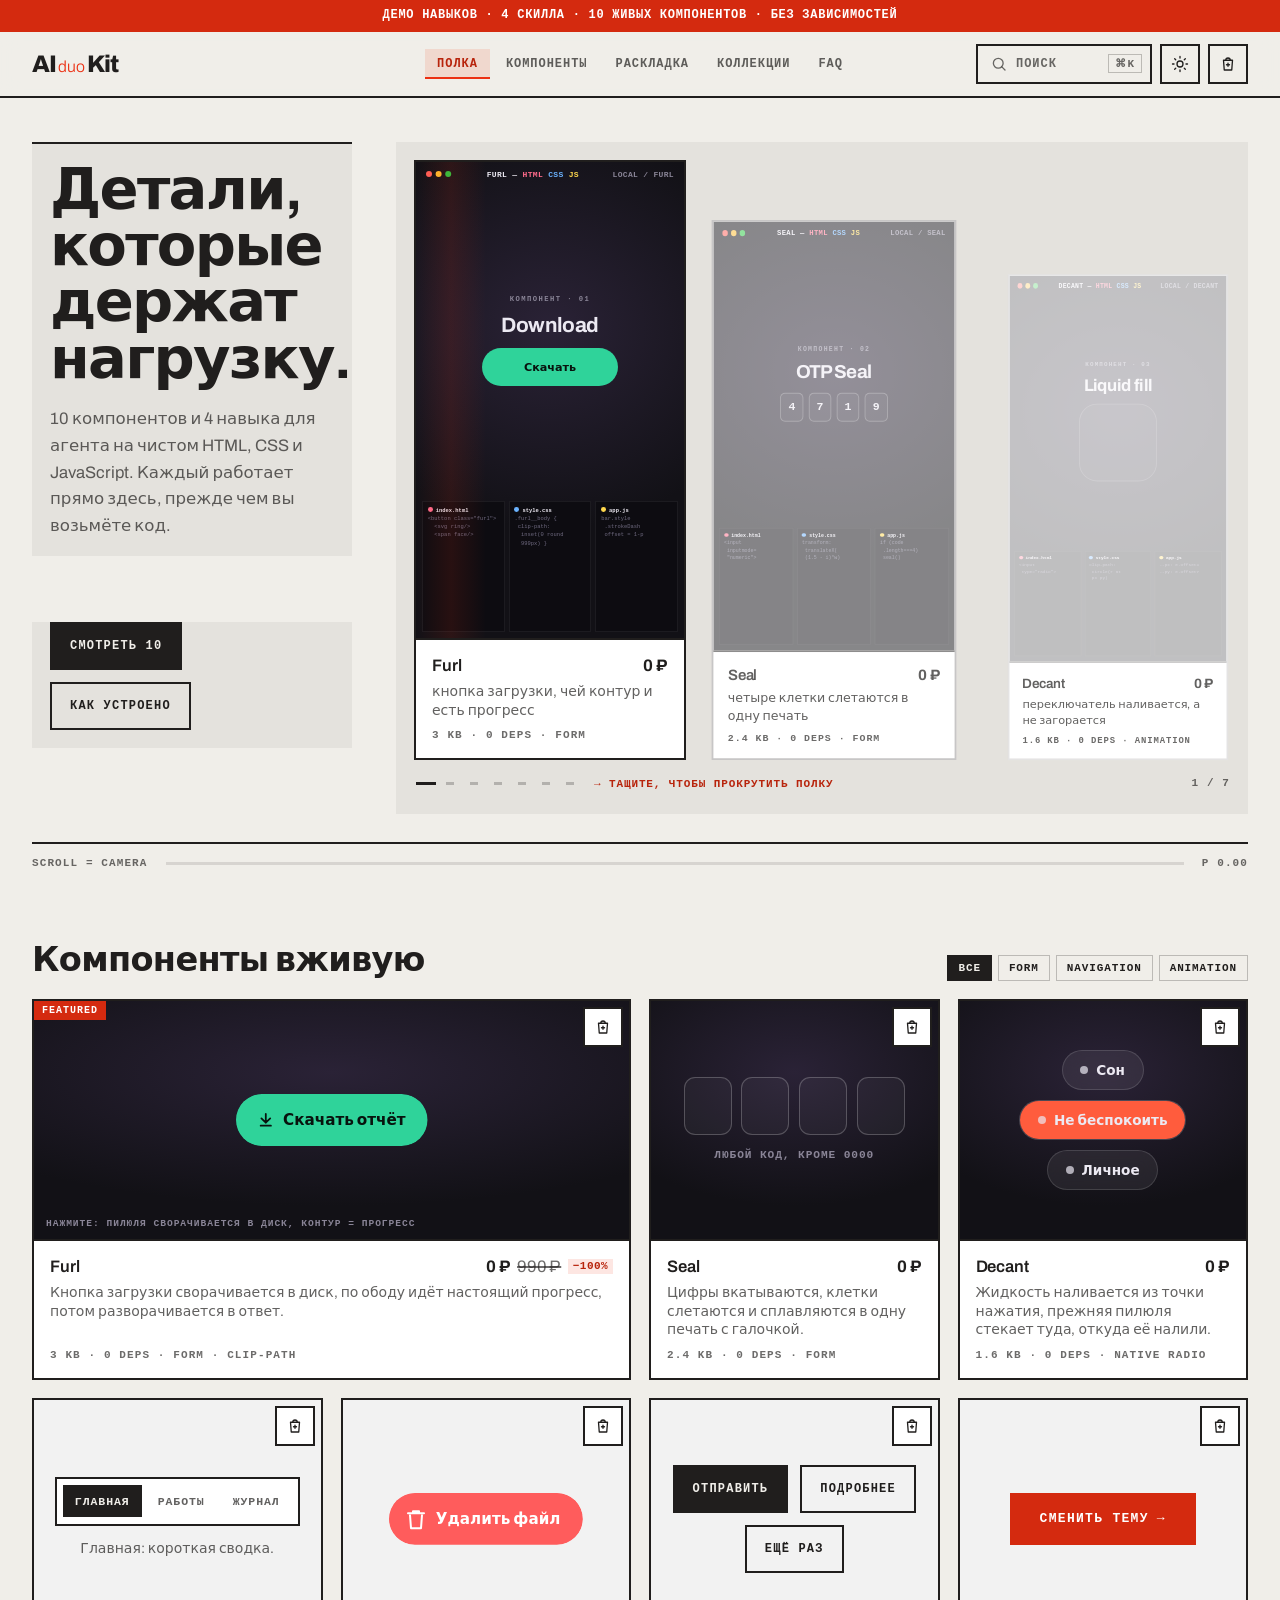
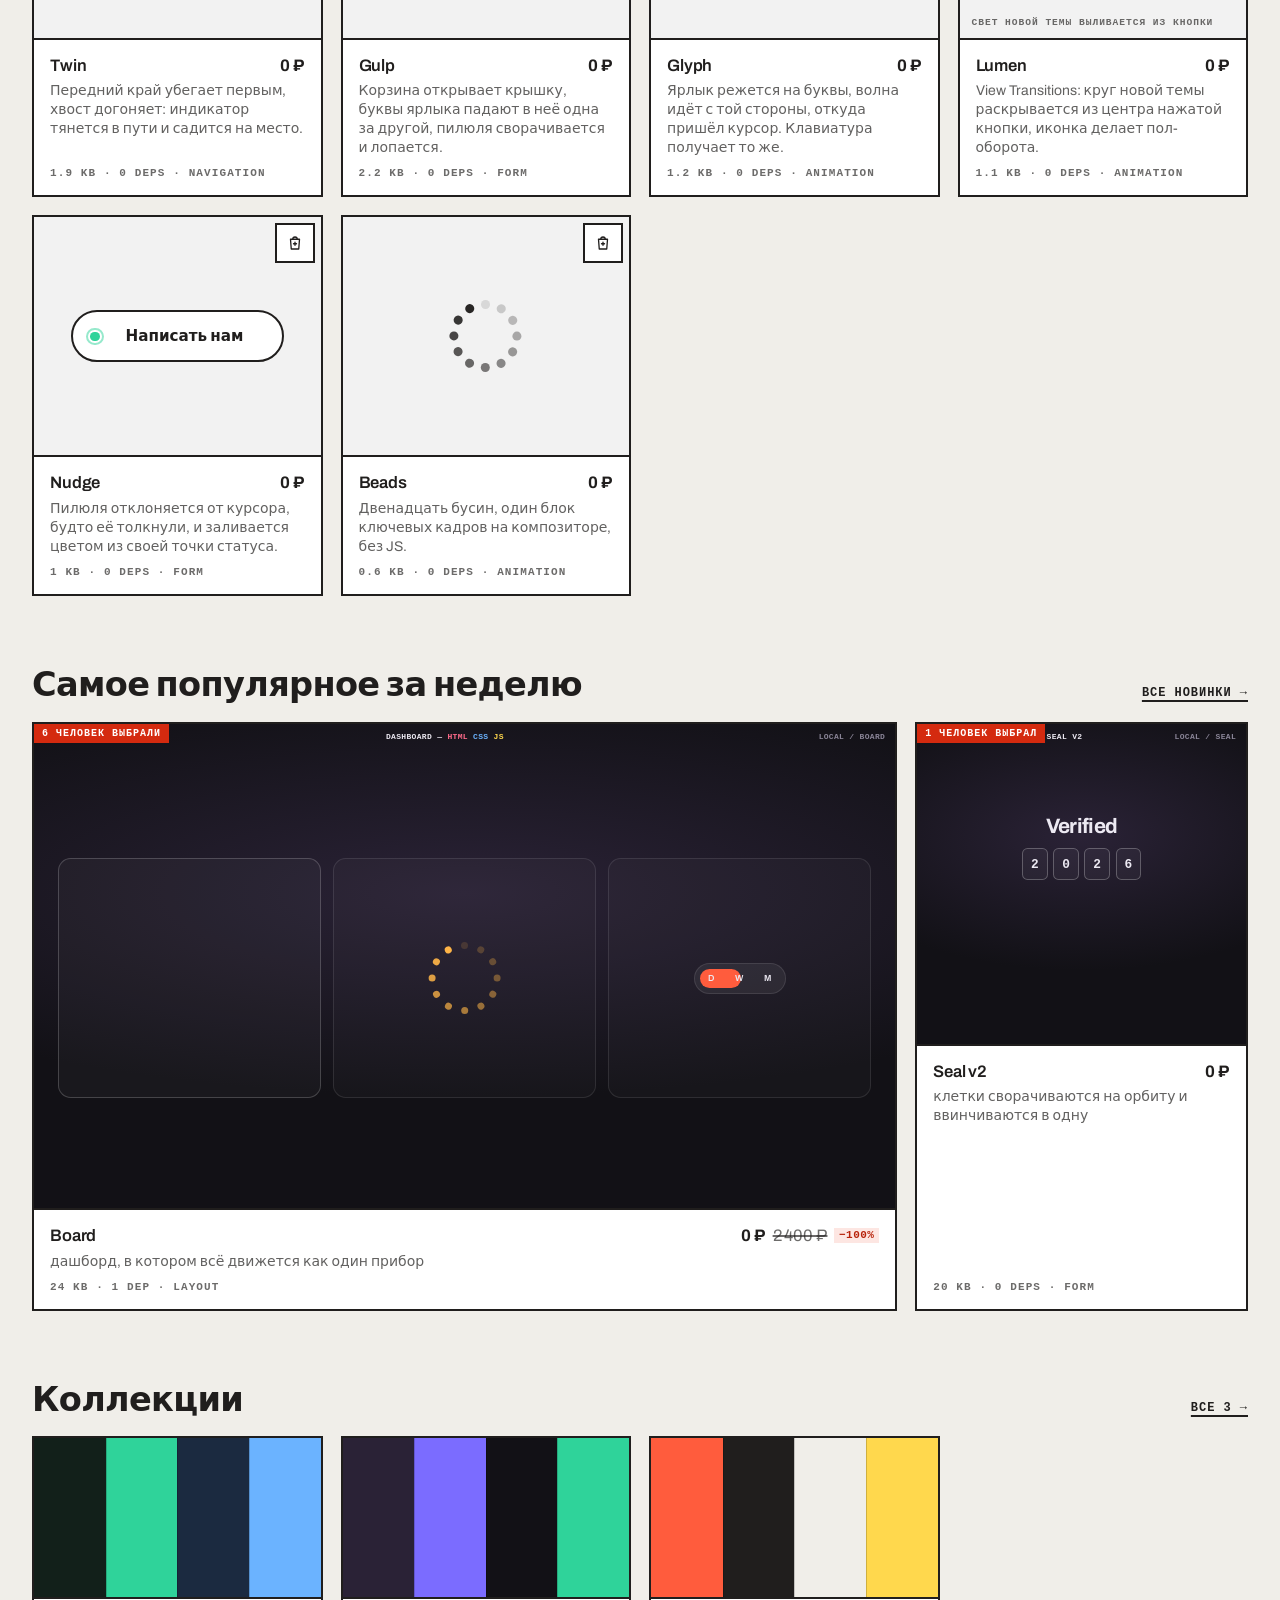
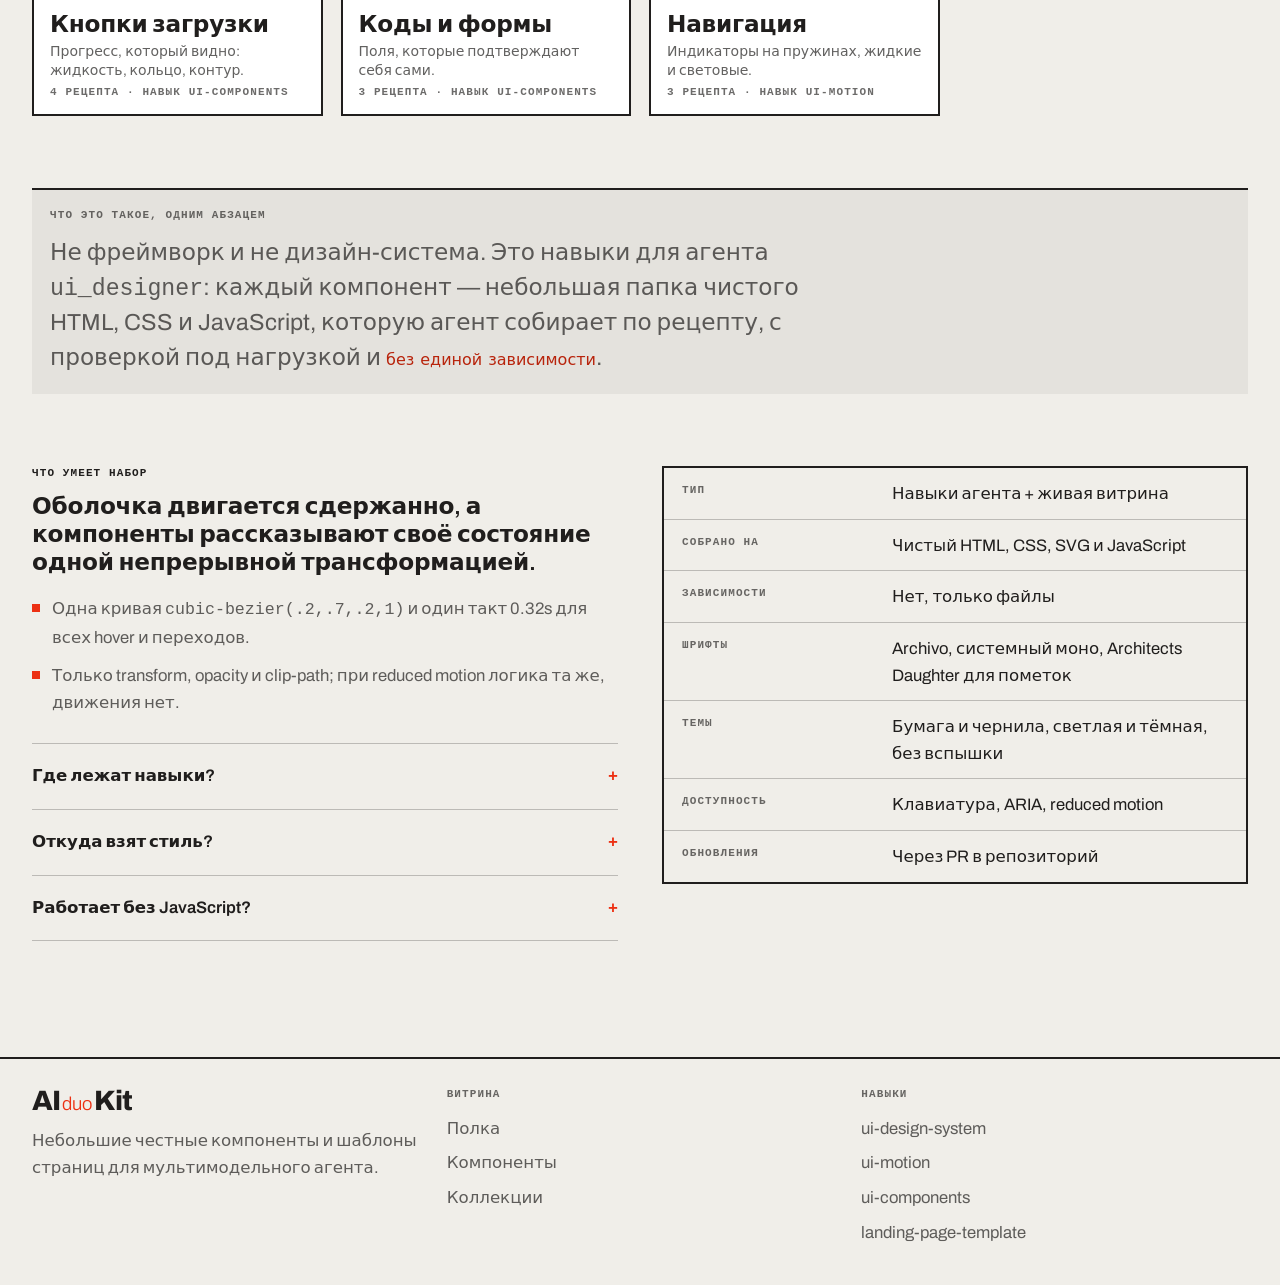
<file: tools/design-kit/index.html>
<!doctype html>
<html lang="ru">
<head>
<meta charset="utf-8">
<meta name="viewport" content="width=device-width, initial-scale=1">
<meta name="theme-color" content="#f0eee9" media="(prefers-color-scheme: light)">
<meta name="theme-color" content="#171615" media="(prefers-color-scheme: dark)">
<title>AI Duo Design Kit</title>
<meta name="description" content="Живая витрина дизайн-навыков AI Duo в стиле codeandchill.store: бумага и чернила, 2px линии, полка с инерцией, scroll-камера и анимированные компоненты на чистом HTML, CSS и JS.">
<script>
  // Тема до первой отрисовки, чтобы страница не мигала
  (() => { try {
    const t = localStorage.getItem("ui:theme") ?? (matchMedia("(prefers-color-scheme: dark)").matches ? "dark" : "light");
    document.documentElement.dataset.theme = t; document.documentElement.style.colorScheme = t;
  } catch {} })();
</script>
<link rel="preconnect" href="https://fonts.googleapis.com">
<link rel="preconnect" href="https://fonts.gstatic.com" crossorigin>
<link href="https://fonts.googleapis.com/css2?family=Archivo:wght@100..900&family=Architects+Daughter&display=swap" rel="stylesheet">
<style>
/* ===== Токены (навык ui-design-system) ===== */
:root {
  --paper: #f0eee9; --tray: #0000000d; --surface: #fff;
  --ink: #201e1d; --ink-70: #201e1db3; --ink-50: #201e1da8; --ink-25: #201e1d40; --ink-12: #201e1d1f;
  --accent: #ec3013; --accent-soft: #ec30131f; --accent-ink: #b8240c;
  --buy-bg: #d42a0f; --buy-fg: #fff; --buy-shadow: var(--ink);
  --rule: 2px solid var(--ink); --hairline: 1.5px solid var(--ink-25);
  --step-0: clamp(.95rem, .92rem + .15vw, 1.05rem); --step-1: clamp(1.15rem, 1.05rem + .5vw, 1.45rem);
  --step-2: clamp(1.5rem, 1.25rem + 1.2vw, 2.1rem); --step-3: clamp(2rem, 1.4rem + 3vw, 3.6rem);
  --space-1: .375rem; --space-2: .75rem; --space-3: 1.125rem; --space-4: 1.75rem; --space-5: 2.75rem; --space-6: 4.5rem;
  --measure: 62ch; --page: 76rem;
  --ease: cubic-bezier(.2, .7, .2, 1); --beat: .32s;
  --font-body: "Archivo", "Helvetica Neue", system-ui, sans-serif;
  --font-mono: ui-monospace, "SF Mono", Menlo, Consolas, monospace;
  --font-note: "Architects Daughter", var(--font-body);
  /* живые превью всегда тёмные, как кадры видео на витрине */
  --reel-bg: #121116; --reel-ink: #ece9f2; --reel-dim: #8a8597;
  --ok: #2fd39a;
}
:root[data-theme="dark"] {
  --paper: #171615; --tray: #ffffff0d; --surface: #201e1d;
  --ink: #f0eee9; --ink-70: #f0eee9b3; --ink-50: #f0eee980; --ink-25: #f0eee940; --ink-12: #f0eee924;
  --accent: #ff5c3d; --accent-soft: #ff5c3d29; --accent-ink: #ff5c3d;
  --buy-bg: #ff5c3d; --buy-fg: #171615;
}
@media (width >= 84rem) { :root { --page: 84rem; } }
*, ::before, ::after { box-sizing: border-box; }
html { -webkit-text-size-adjust: 100%; scroll-behavior: smooth; scroll-padding-top: 7rem; }
body { margin: 0; background: var(--paper); color: var(--ink); font: 400 var(--step-0)/1.6 var(--font-body); -webkit-font-smoothing: antialiased; overflow-wrap: break-word; }
h1, h2, h3, p, figure, ul, ol, dl, dd { margin: 0; }
ul, ol { padding: 0; list-style: none; }
button { font: inherit; color: inherit; }
a { color: inherit; text-underline-offset: .2em; text-decoration-thickness: 1px; }
a:hover { text-decoration-color: var(--accent); }
:focus-visible { outline: 2px solid var(--accent); outline-offset: 3px; }
::selection { background: var(--accent); color: var(--paper); }
@media (prefers-reduced-motion: reduce) {
  html { scroll-behavior: auto; }
  *, ::before, ::after { transition-duration: .001ms !important; animation-duration: .001ms !important; animation-iteration-count: 1 !important; }
}
.page { width: min(100% - 2.5rem, var(--page)); margin-inline: auto; }
.visually-hidden { position: absolute; width: 1px; height: 1px; margin: -1px; padding: 0; overflow: hidden; clip-path: inset(50%); white-space: nowrap; }
.skip-link { position: absolute; left: var(--space-3); top: -4rem; z-index: 100; padding: .625rem 1rem; background: var(--ink); color: var(--paper);
  font: 600 .75rem var(--font-mono); text-transform: uppercase; letter-spacing: .08em; transition: top var(--beat) var(--ease); }
.skip-link:focus { top: var(--space-3); }
.numeric { font-variant-numeric: tabular-nums; }

/* ===== Типографика ===== */
.display { font-size: var(--step-3); hyphens: auto; font-weight: 700; letter-spacing: -.03em; line-height: .98; text-wrap: balance; }
.title { font-size: var(--step-2); font-weight: 700; letter-spacing: -.02em; line-height: 1.05; text-wrap: balance; }
.subtitle { font-size: var(--step-1); font-weight: 600; letter-spacing: -.01em; line-height: 1.2; }
.label { font: 600 .688rem/1.4 var(--font-mono); letter-spacing: .1em; text-transform: uppercase; color: var(--ink-50); }
.label--ink { color: var(--ink); }
.prose { max-width: var(--measure); color: var(--ink-70); }
.note { font-family: var(--font-note); color: var(--accent-ink); font-size: 1rem; }
.wordmark { font-weight: 800; letter-spacing: -.04em; line-height: 1; white-space: nowrap; color: var(--ink); text-decoration: none; }
.wordmark__and { font-size: .667em; font-weight: 300; letter-spacing: 0; color: var(--accent); margin-inline: .12em .1em; }

/* ===== Кнопки и мелочи ===== */
.btn { --btn-bg: transparent; --btn-fg: var(--ink); display: inline-flex; align-items: center; justify-content: center; gap: .5rem;
  min-height: 3rem; padding: 0 var(--space-3); border: var(--rule); background: var(--btn-bg); color: var(--btn-fg);
  font: 600 .75rem var(--font-mono); letter-spacing: .1em; text-transform: uppercase; text-decoration: none; cursor: pointer; white-space: nowrap;
  transition: transform var(--beat) var(--ease), background var(--beat) var(--ease), color var(--beat) var(--ease), border-color var(--beat) var(--ease); }
.btn:hover { transform: translateY(-2px); }
.btn:active { transform: none; }
.btn--fill { --btn-bg: var(--ink); --btn-fg: var(--paper); }
.btn--fill:hover { --btn-bg: var(--accent); border-color: var(--accent); }
.btn--ghost:hover { --btn-bg: var(--accent-soft); }
.btn--small { min-height: 2.25rem; padding: 0 var(--space-2); border-width: 1.5px; font-size: .688rem; }
.btn:disabled { cursor: progress; opacity: .65; transform: none; }
.btn--buy { --btn-bg: var(--buy-bg); --btn-fg: var(--buy-fg); border-color: var(--buy-bg); min-height: 3.25rem; padding: 0 var(--space-4);
  font-size: .813rem; font-weight: 700; transition: transform var(--beat) var(--ease), box-shadow var(--beat) var(--ease); }
.btn--buy:hover { transform: translate(-3px, -3px); box-shadow: 3px 3px 0 var(--buy-shadow); }
.btn--buy:active { transform: none; box-shadow: none; }
.btn__arrow { display: inline-block; transition: transform var(--beat) var(--ease); }
.btn--buy:hover .btn__arrow { transform: translateX(3px); }
.icon-btn { width: 2.5rem; height: 2.5rem; display: inline-grid; place-items: center; padding: 0; border: var(--rule); background: none; color: var(--ink);
  cursor: pointer; position: relative; transition: background var(--beat) var(--ease), color var(--beat) var(--ease); }
.icon-btn:hover { background: var(--ink); color: var(--paper); }
.icon-btn svg, .cart-icon { width: 1.125rem; height: 1.125rem; fill: none; stroke: currentColor; stroke-width: 1.75; stroke-linecap: round; stroke-linejoin: round; }
.kbd { display: inline-flex; gap: .125rem; padding: .125rem .375rem; border: 1.5px solid var(--ink-25); font: 600 .688rem var(--font-mono); color: var(--ink-50); }
.price { display: inline-flex; align-items: baseline; gap: .4em; white-space: nowrap; }
.price__now { font-weight: 700; }
.price__was { color: var(--ink-50); text-decoration: line-through 1.5px; font-weight: 400; }
.price__off { align-self: center; padding: .2em .45em; font: 600 .688rem/1 var(--font-mono); letter-spacing: .04em; color: var(--accent-ink); background: var(--accent-soft); }
.chips { display: flex; flex-wrap: wrap; gap: .375rem; }
.chip { all: unset; padding: .375rem .625rem; border: 1.5px solid var(--ink-25); cursor: pointer; font: 600 .688rem var(--font-mono); letter-spacing: .08em;
  text-transform: uppercase; transition: background var(--beat) var(--ease), border-color var(--beat) var(--ease), color var(--beat) var(--ease); }
.chip:hover { border-color: var(--ink); }
.chip[aria-pressed="true"] { background: var(--ink); color: var(--paper); border-color: var(--ink); }
.chip:focus-visible { outline: 2px solid var(--accent); outline-offset: 2px; }

/* ===== Полоса распродажи и шапка ===== */
.sale-strip { padding: .5rem var(--space-3); text-align: center; background: var(--buy-bg); color: var(--buy-fg);
  font: 600 .75rem/1.3 var(--font-mono); letter-spacing: .06em; text-transform: uppercase; }
.header { position: sticky; top: 0; z-index: 40; background: color-mix(in srgb, var(--paper) 88%, transparent);
  -webkit-backdrop-filter: blur(10px); backdrop-filter: blur(10px); border-bottom: var(--rule); }
.header__inner { display: grid; grid-template-columns: 1fr auto 1fr; align-items: center; gap: var(--space-3); min-height: 4rem; }
.header__mark { justify-self: start; font-size: 1.5rem; transition: opacity var(--beat) var(--ease); }
.header__mark:hover { opacity: .75; }
.header__nav { display: flex; gap: .25rem; overflow-x: auto; scrollbar-width: none; }
.header__link { padding: .5rem .75rem; font: 600 .75rem var(--font-mono); letter-spacing: .08em; text-transform: uppercase; color: var(--ink-70);
  white-space: nowrap; text-decoration: none; transition: color var(--beat) var(--ease), background var(--beat) var(--ease); }
.header__link:hover { color: var(--ink); background: var(--ink-12); }
.header__link[aria-current="true"] { color: var(--accent-ink); background: var(--accent-soft); box-shadow: inset 0 -2px 0 var(--accent); }
.header__tools { justify-self: end; display: flex; align-items: center; gap: .5rem; }
.header__search { display: inline-flex; align-items: center; gap: .5rem; min-width: 11rem; height: 2.5rem; padding: 0 .5rem 0 .75rem; border: var(--rule);
  background: none; color: var(--ink-50); cursor: pointer; font: 600 .75rem var(--font-mono); letter-spacing: .08em; text-transform: uppercase; transition: color var(--beat) var(--ease); }
.header__search:hover { color: var(--ink); }
.header__search .kbd { margin-left: auto; }
.cart-count { position: absolute; top: -.5rem; right: -.5rem; min-width: 1.25rem; height: 1.25rem; padding: 0 .25rem; border-radius: 999px;
  background: var(--accent); color: #fff; font: 700 .6875rem/1.25rem var(--font-mono); text-align: center; }
.cart-count[hidden] { display: none; }
.cart-count.is-bump { animation: bump .4s var(--ease); }
@keyframes bump { 40% { transform: scale(1.35); } }
@media (width <= 60rem) {
  .header__inner { grid-template-columns: 1fr auto; row-gap: 0; padding-top: .5rem; }
  .header__nav { order: 3; grid-column: 1 / -1; margin-inline: -.75rem; padding-bottom: .25rem; }
  .header__search { min-width: 0; }
}
@media (width <= 30rem) {
  .header__mark { font-size: 1.25rem; }
  .header__search { width: 2.5rem; justify-content: center; padding: 0; }
  .header__search-label, .header__search .kbd { display: none; }
}
@media (hover: none) and (pointer: coarse) { .header .kbd { display: none; } }

/* ===== Раскладка ===== */
.main { padding-block: var(--space-5); }
.section { margin-top: var(--space-6); }
.section__head { display: flex; flex-wrap: wrap; justify-content: space-between; align-items: baseline; gap: var(--space-2); margin-bottom: var(--space-3); }
.section__more { font: 700 .75rem var(--font-mono); letter-spacing: .08em; text-transform: uppercase; text-decoration: underline; text-decoration-thickness: 2px; text-underline-offset: .3em; }
.tray { background: var(--tray); border-top: var(--rule); padding: var(--space-3); }

/* Герой: подложка слева, полка справа */
.hero { display: grid; gap: var(--space-4); grid-template-columns: minmax(0, 1fr); grid-template-areas: "tray" "actions" "shelf"; align-items: start; padding-bottom: var(--space-4); }
.hero__tray { grid-area: tray; display: grid; gap: var(--space-3); align-content: start; }
.hero__actions { grid-area: actions; display: flex; flex-wrap: wrap; gap: var(--space-2); }
.hero .shelf { grid-area: shelf; }
@media (width >= 60rem) {
  .hero { grid-template-columns: minmax(0, 20rem) minmax(0, 1fr); grid-template-areas: "tray shelf" "actions shelf"; column-gap: var(--space-5); row-gap: 0; align-content: start; }
  .hero__actions { background: var(--tray); padding: 0 var(--space-3) var(--space-3); }
}

/* ===== Карточки ===== */
.card { position: relative; display: grid; grid-template-rows: auto 1fr; background: var(--surface); border: var(--rule); color: inherit; text-decoration: none;
  transition: transform var(--beat) var(--ease), box-shadow var(--beat) var(--ease); }
.card:hover, .card:focus-within { transform: translateY(-4px); box-shadow: 8px 8px 0 var(--ink-12); }
.card__demo { position: relative; border-bottom: var(--rule); overflow: hidden; }
.card__body { display: grid; grid-template-rows: auto auto 1fr; align-content: start; gap: .25rem; padding: .75rem 1rem .875rem; }
.card__name { display: flex; justify-content: space-between; align-items: baseline; gap: var(--space-2); font-weight: 600; letter-spacing: -.01em; }
.card__tagline { color: var(--ink-70); font-size: .875rem; line-height: 1.35; }
.card__meta { display: flex; flex-wrap: wrap; align-self: end; gap: .125rem .75rem; padding-top: .25rem; }
.card__flag { position: absolute; top: 0; left: 0; z-index: 4; padding: .25rem .5rem; background: var(--buy-bg); color: var(--buy-fg);
  font: 600 .625rem var(--font-mono); letter-spacing: .1em; text-transform: uppercase; }
.card-shell { position: relative; display: grid; }
.card-shell > .card { height: 100%; }
[hidden] { display: none !important; }
.card__cart { position: absolute; top: .5rem; right: .5rem; z-index: 5; transition: transform var(--beat) var(--ease); }
.card-shell:hover .card__cart { transform: translateY(-4px); }
.cart-add { width: 2.5rem; height: 2.5rem; display: inline-grid; place-items: center; padding: 0; border: var(--rule); background: var(--surface); color: var(--ink); cursor: pointer;
  transition: background var(--beat) var(--ease), color var(--beat) var(--ease), transform var(--beat) var(--ease); }
.cart-add:hover { background: var(--ink); color: var(--paper); }
.cart-add[aria-pressed="true"] { background: var(--accent); border-color: var(--accent); color: #fff; }

/* ===== Полка с инерцией (навык ui-motion §2) ===== */
.shelf { display: grid; gap: var(--space-2); min-width: 0; padding: var(--space-3); background: var(--tray); }
.shelf__track { display: flex; align-items: stretch; gap: var(--space-2); min-width: 0; overflow-x: auto; scroll-snap-type: x mandatory; scrollbar-width: none; cursor: grab;
  margin-block: -12px; padding-block: 12px; margin-right: calc(var(--space-3) * -1); padding-right: var(--space-3); }
.shelf__track::-webkit-scrollbar { display: none; }
.shelf__track[data-dragging="true"] { cursor: grabbing; scroll-snap-type: none; }
.shelf__track > * { flex: none; scroll-snap-align: start; width: min(70vw, 17rem); user-select: none; }
.shelf__track .card:hover { transform: none; box-shadow: none; }
.drift { animation: drift 6.5s var(--ease) infinite; }
.drift:nth-child(2n) { animation: drift-b 7.5s var(--ease) infinite; }
.drift:nth-child(3n) { animation-duration: 8.5s; animation-delay: -2.4s; }
.shelf__track[data-dragging="true"] .drift { animation-play-state: paused; }
.card[data-rack] { transform-origin: bottom; transition: scale var(--beat) var(--ease), border-color var(--beat) var(--ease); scale: 1; }
.card[data-rack] .card__demo { transition: opacity var(--beat) var(--ease); }
.card[data-rack="1"] { scale: .9; border-color: var(--ink-25); }
.card[data-rack="2"] { scale: .81; border-color: var(--ink-12); }
.card[data-rack="1"] .card__demo { opacity: .5; }
.card[data-rack="2"] .card__demo { opacity: .26; }
.card[data-rack="1"] .card__body, .card[data-rack="2"] .card__body { color: var(--ink-70); }
.card[data-rack="0"] .card__demo::after { content: ""; position: absolute; inset: 0 auto 0 0; z-index: 3; width: 26%; pointer-events: none;
  background: linear-gradient(90deg, transparent, var(--accent-soft), transparent); animation: spec 5s var(--ease) infinite; }
.shelf__foot { display: flex; flex-wrap: wrap; align-items: center; gap: var(--space-2); }
.dots { display: flex; }
.dots button { all: unset; display: grid; place-items: center; min-width: 1.5rem; height: 1.5rem; cursor: pointer; }
.dots button::before { content: ""; width: .5rem; height: 3px; background: var(--ink-25); transition: width var(--beat) var(--ease), background var(--beat) var(--ease); }
.dots button[aria-current="true"]::before { width: 1.25rem; background: var(--ink); }
.dots button:focus-visible { outline: 2px solid var(--accent); outline-offset: -2px; }
.shelf__hint { font: 600 .688rem var(--font-mono); letter-spacing: .08em; text-transform: uppercase; color: var(--accent-ink); animation: hint 2.4s var(--ease) 1.25; }
.shelf__track[data-dragging="true"] ~ .shelf__foot .shelf__hint { animation: none; }
@keyframes drift { 0%, to { transform: translateY(0); } 50% { transform: translateY(-9px); } }
@keyframes drift-b { 0%, to { transform: translateY(-6px); } 50% { transform: translateY(4px); } }
@keyframes spec { 0% { transform: translateX(-120%); } to { transform: translateX(400%); } }
@keyframes hint { 0%, to { opacity: .55; transform: none; } 50% { opacity: 1; transform: translateX(10px); } }
@keyframes fade { 0% { opacity: 0; } }
@keyframes rise { 0% { opacity: 0; transform: translateY(-8px); } }

/* ===== Кадр живого превью («reel») ===== */
.reel { position: relative; aspect-ratio: 9/16; display: grid; grid-template-rows: auto minmax(0, 1fr) 30%; background: radial-gradient(120% 60% at 50% 35%, #2a2236, var(--reel-bg) 70%);
  color: var(--reel-ink); font-family: var(--font-body); overflow: hidden; }
.card[data-shape="wide"] .reel { aspect-ratio: 16/9; grid-template-rows: auto 1fr; }
.reel__bar { display: flex; align-items: center; gap: .5rem; padding: .5rem .625rem; font: 600 .5rem var(--font-mono); letter-spacing: .04em; color: var(--reel-dim); text-transform: uppercase; }
.reel__bar i { width: .4rem; height: .4rem; border-radius: 50%; background: #ff5f57; box-shadow: .6rem 0 #febc2e, 1.2rem 0 #28c840; margin-right: 1.3rem; }
.reel__bar b { color: var(--reel-ink); font-weight: 700; margin-inline: auto; }
.reel__bar .h { color: #ff6b8b; } .reel__bar .c { color: #6bb3ff; } .reel__bar .j { color: #ffd84d; }
.reel__stage { display: grid; place-items: center; align-content: center; gap: .75rem; padding: .75rem; min-height: 0; }
.reel__title { font-size: 1.3rem; font-weight: 700; letter-spacing: -.03em; text-align: center; line-height: 1; }
.reel__kicker { font: 600 .45rem var(--font-mono); letter-spacing: .2em; color: var(--reel-dim); text-transform: uppercase; }
.reel__code { display: grid; grid-template-columns: repeat(3, 1fr); gap: .25rem; padding: .375rem; min-height: 0; }
.reel__code div { background: #0d0c11; border: 1px solid #ffffff10; padding: .3rem; font: .34rem/1.5 var(--font-mono); color: #6f6a80; overflow: hidden; white-space: pre; }
.reel__code div::first-line { color: var(--reel-ink); font-weight: 700; }
.reel__code .h::before, .reel__code .c::before, .reel__code .j::before { content: ""; display: inline-block; width: .3rem; height: .3rem; border-radius: 50%; margin-right: .2rem; }
.reel__code .h::before { background: #ff6b8b; } .reel__code .c::before { background: #6bb3ff; } .reel__code .j::before { background: #ffd84d; }
.reel__badge { position: absolute; top: .5rem; left: .5rem; z-index: 2; padding: .125rem .375rem; background: var(--buy-bg); color: var(--buy-fg); font: 600 .625rem var(--font-mono); letter-spacing: .1em; text-transform: uppercase; }

/* мини-петли внутри кадров полки (всегда тёмные) */
.mini-furl { width: 8.5rem; height: 2.4rem; border-radius: 999px; background: #2fd39a; display: grid; place-items: center; color: #08130e; font: 700 .7rem var(--font-body);
  animation: mini-furl 3.2s var(--ease) infinite; position: relative; }
.mini-furl::after { content: ""; position: absolute; inset: -5px; border-radius: 999px; border: 2px solid #2fd39a55; border-top-color: #2fd39a; opacity: 0; animation: mini-ring 3.2s linear infinite; }
@keyframes mini-furl { 0%, 15% { width: 8.5rem; color: #08130e; } 30%, 70% { width: 2.4rem; color: transparent; } 85%, to { width: 8.5rem; color: #08130e; } }
@keyframes mini-ring { 0%, 28% { opacity: 0; transform: rotate(0); } 32%, 68% { opacity: 1; } 70%, to { opacity: 0; transform: rotate(720deg); } }
.mini-otp { display: flex; gap: .35rem; }
.mini-otp span { width: 1.6rem; height: 2rem; border: 1.5px solid #ffffff40; border-radius: .35rem; display: grid; place-items: center; font: 700 .8rem var(--font-mono); background: #ffffff0a;
  animation: mini-otp 3.6s var(--ease) infinite; animation-delay: calc(var(--i) * 40ms); --dx: calc((1.5 - var(--i)) * 1.95rem); }
@keyframes mini-otp { 0%, 30% { transform: none; } 55% { transform: translateX(var(--dx)) rotate(450deg) scale(.9); border-color: #2fd39a; } 70%, 85% { transform: translateX(var(--dx)) scale(1.1); border-color: #2fd39a; background: #2fd39a33; color: transparent; } to { transform: none; } }
.mini-liquid { width: 6rem; height: 6rem; border-radius: 1.4rem; border: 1.5px solid #ffffff30; position: relative; overflow: hidden; background: #ffffff08; }
.mini-liquid::before { content: ""; position: absolute; left: -50%; width: 200%; aspect-ratio: 1; top: 100%; border-radius: 42%; background: #7b6cff; animation: mini-wave 3s linear infinite, mini-level 6s var(--ease) infinite; }
@keyframes mini-wave { to { rotate: 360deg; } }
@keyframes mini-level { 0%, 10% { top: 100%; } 60%, 80% { top: 15%; } to { top: 100%; } }
.mini-hop { width: 4.5rem; height: 4.5rem; position: relative; animation: mini-hop 4s steps(12) infinite; }
.mini-hop i { position: absolute; left: 50%; top: 0; width: .45rem; height: .45rem; margin-left: -.225rem; border-radius: 50%; background: #ffb547;
  transform-origin: .225rem 2.25rem; transform: rotate(calc(var(--i) * 30deg)); opacity: calc(.15 + var(--i) / 13); }
@keyframes mini-hop { to { transform: rotate(360deg); } }
.mini-tabs { position: relative; display: flex; gap: .2rem; padding: .3rem; border-radius: 999px; background: #ffffff10; border: 1px solid #ffffff1a; }
.mini-tabs span { position: relative; z-index: 1; padding: .3rem .55rem; font: 600 .55rem var(--font-body); color: var(--reel-ink); }
.mini-tabs::before { content: ""; position: absolute; top: .3rem; bottom: .3rem; left: .3rem; width: 2.6rem; border-radius: 999px; background: #ff5c3d; transform-origin: left; animation: mini-tab 4s var(--ease) infinite; }
@keyframes mini-tab { 0%, 15% { transform: translateX(0) scaleX(1); } 30% { transform: translateX(0) scaleX(2.6); } 45%, 60% { transform: translateX(5.4rem) scaleX(1); } 75% { transform: translateX(0) scaleX(3.1); } 90%, to { transform: translateX(0) scaleX(1); } }
.mini-glyph { font: 800 1.1rem var(--font-body); letter-spacing: .02em; }
.mini-glyph span { display: inline-block; animation: mini-glyph 2.4s var(--ease) infinite; animation-delay: calc(var(--i) * 70ms); }
@keyframes mini-glyph { 0%, 30%, to { transform: none; } 15% { transform: translateY(-.4em); color: #ffd84d; } }
.mini-lumen { width: 4.6rem; height: 4.6rem; border-radius: 1rem; background: #2a2a33; border: 1px solid #ffffff1a; position: relative; overflow: hidden; display: grid; place-items: center; }
.mini-lumen::before { content: ""; position: absolute; inset: 0; background: #f4f1e8; clip-path: circle(0 at 50% 50%); animation: mini-lumen 3.4s var(--ease) infinite; }
.mini-lumen::after { content: "☀"; position: relative; font-size: 1.4rem; color: #ffd84d; animation: mini-sun 3.4s var(--ease) infinite; }
@keyframes mini-lumen { 0%, 25% { clip-path: circle(0 at 50% 50%); } 40%, 75% { clip-path: circle(75% at 50% 50%); } 90%, to { clip-path: circle(0 at 50% 50%); } }
@keyframes mini-sun { 0%, 25% { transform: none; } 40%, 75% { transform: rotate(180deg); color: #201e1d; } 90%, to { transform: rotate(360deg); } }

.board { grid-template-columns: repeat(3, minmax(0, 1fr)); width: 100%; padding-inline: 1.5rem; }
.board > * { width: 100%; height: clamp(7rem, 22vw, 15rem); border-radius: .8rem; }
.board__tile { display: grid; place-items: center; border: 1px solid #ffffff1a; background: #ffffff06; }

/* ===== Scroll = camera (ui-motion §3) ===== */
.camera { display: flex; align-items: center; gap: var(--space-3); border-top: var(--rule); padding-top: var(--space-2); }
.camera__rail { flex: 1; min-width: 0; height: 3px; background: var(--ink-12); }
.camera__fill { display: block; width: 100%; height: 3px; background: var(--accent); transform-origin: 0; transform: scaleX(0); }

/* ===== Сетки ===== */
.grid-cards { display: grid; gap: var(--space-3); grid-template-columns: repeat(auto-fill, minmax(min(100%, 17rem), 1fr)); container-type: inline-size; }
@container (width >= 35.125rem) { .grid-cards > [data-shape="wide"] { grid-column: span 2; } }
.grid-wide { display: grid; gap: var(--space-3); grid-template-columns: minmax(0, 1fr); }
@media (width >= 62rem) { .grid-wide { grid-template-columns: minmax(0, 2.6fr) minmax(0, 1fr); } }
.stage { position: relative; display: grid; place-items: center; min-height: 15rem; padding: var(--space-4) var(--space-3); background: var(--tray); }
.stage--dark { background: radial-gradient(110% 80% at 50% 30%, #2a2236, var(--reel-bg) 70%); color: var(--reel-ink); }
.stage__hint { position: absolute; left: .75rem; bottom: .6rem; font: 600 .6rem var(--font-mono); letter-spacing: .1em; text-transform: uppercase; color: var(--ink-50); }
.stage--dark .stage__hint { color: var(--reel-dim); }
@media (width <= 35.99rem) {
  .grid-cards { grid-template-columns: minmax(0, 1fr); }
  .grid-cards > [data-shape="wide"] { grid-column: auto; }
  .card .card__meta { display: none; }
  .card__tagline { display: -webkit-box; -webkit-line-clamp: 2; -webkit-box-orient: vertical; overflow: hidden; }
}

/* ===== Компонент: кнопка загрузки, чей контур и есть прогресс (Furl) ===== */
.furl { --w: 12rem; --h: 3.25rem; --c: #2fd39a; position: relative; width: var(--w); height: var(--h); border: 0; padding: 0; background: none; cursor: pointer;
  color: #08130e; font: 700 .95rem var(--font-body); -webkit-tap-highlight-color: transparent; }
.furl__body { position: absolute; inset: 0; border-radius: 999px; background: var(--c);
  clip-path: inset(0 0 0 0 round 999px); transition: clip-path .64s cubic-bezier(.72, 0, .33, .95), background var(--beat) var(--ease); }
.furl:hover .furl__body { background: color-mix(in srgb, var(--c) 88%, white); }
.furl[data-state="busy"] .furl__body { clip-path: inset(0 calc(50% - var(--h) / 2) round 999px); background: #12201a; }
.furl__face { position: absolute; inset: 0; display: flex; align-items: center; justify-content: center; gap: .5rem; transition: opacity .2s var(--ease), transform .4s var(--ease); }
.furl__face svg { width: 1.1rem; height: 1.1rem; fill: none; stroke: currentColor; stroke-width: 2.4; stroke-linecap: round; stroke-linejoin: round; }
.furl__done { opacity: 0; transform: translateY(.6rem); }
.furl[data-state="busy"] .furl__idle { opacity: 0; transform: scale(.6); }
.furl[data-state="done"] .furl__idle { opacity: 0; transform: translateY(-.6rem); }
.furl[data-state="done"] .furl__done { opacity: 1; transform: none; }
.furl__ring { position: absolute; left: 50%; top: 50%; width: calc(var(--h) + 10px); height: calc(var(--h) + 10px); translate: -50% -50%; rotate: -90deg; opacity: 0; transition: opacity .25s var(--ease); pointer-events: none; }
.furl__ring circle { fill: none; stroke-width: 3; }
.furl__track { stroke: color-mix(in srgb, var(--c) 25%, transparent); }
.furl__bar { stroke: var(--c); stroke-linecap: round; stroke-dasharray: 1; stroke-dashoffset: 1; }
.furl[data-state="busy"] .furl__ring { opacity: 1; transition-delay: .4s; }
.furl__drop { position: absolute; left: 50%; top: 50%; translate: -50% -50%; color: var(--c); opacity: 0; transition: opacity .2s var(--ease); }
.furl__drop svg { width: 1.1rem; height: 1.1rem; fill: none; stroke: currentColor; stroke-width: 2.4; stroke-linecap: round; display: block; animation: drop 1s var(--ease) infinite; }
.furl[data-state="busy"] .furl__drop { opacity: 1; transition-delay: .45s; }
.furl__pct { position: absolute; top: calc(100% + .7rem); left: 50%; translate: -50% 0; font: 600 .7rem var(--font-mono); letter-spacing: .08em; opacity: 0; transition: opacity .2s; color: inherit; }
.stage--dark .furl__pct { color: var(--reel-dim); }
.furl[data-state="busy"] .furl__pct { opacity: 1; }
@keyframes drop { 0% { transform: translateY(-6px); opacity: 0; } 40% { opacity: 1; } 100% { transform: translateY(5px); opacity: 0; } }

/* ===== Компонент: вкладки на двух пружинах ===== */
.springtabs { position: relative; display: inline-flex; gap: .25rem; padding: .375rem; border: var(--rule); background: var(--surface); }
.springtabs button { all: unset; position: relative; z-index: 1; padding: .6rem .75rem; cursor: pointer; font: 600 .72rem var(--font-mono); letter-spacing: .08em; text-transform: uppercase; color: var(--ink-70); transition: color var(--beat) var(--ease); }
.springtabs button[aria-selected="true"] { color: var(--paper); }
.springtabs button:focus-visible { outline: 2px solid var(--accent); outline-offset: 2px; }
.springtabs__bar { position: absolute; left: 0; top: .375rem; bottom: .375rem; width: 1px; background: var(--ink); transform-origin: 0 0; will-change: transform; }
.springtabs__panel { margin-top: var(--space-2); font-size: .875rem; color: var(--ink-70); min-height: 1.5em; text-align: center; }

/* ===== Компонент: кнопки, у которых двигаются буквы ===== */
.glyph-row { display: flex; flex-wrap: wrap; gap: var(--space-2); justify-content: center; }
.glyph span { display: inline-block; white-space: pre; }
.is-wave[data-fx="up"] .glyph span { animation: glyph-up .5s var(--ease) both; animation-delay: calc(var(--i) * 22ms); }
.is-wave[data-fx="flip"] .glyph span { animation: glyph-flip .6s var(--ease) both; animation-delay: calc(var(--i) * 30ms); }
.is-wave[data-fx="shake"] .glyph span { animation: glyph-shake .45s var(--ease) both; animation-delay: calc(var(--i) * 18ms); }
.is-wave[data-dir="rtl"] .glyph span { animation-delay: calc((var(--n) - var(--i)) * 22ms); }
@keyframes glyph-up { 40% { transform: translateY(-.5em); opacity: 0; } 41% { transform: translateY(.5em); opacity: 0; } }
@keyframes glyph-flip { 50% { transform: rotateX(90deg); color: var(--accent); } }
@keyframes glyph-shake { 30% { transform: translateY(-3px) rotate(-8deg); } 60% { transform: translateY(2px) rotate(6deg); } }

/* ===== Компонент: код, который запечатывает себя (OTP) ===== */
.seal { display: grid; justify-items: center; gap: .9rem; }
.seal__row { --box: 3rem; --gap: .6rem; position: relative; display: flex; gap: var(--gap); }
.seal__box { width: var(--box); height: 3.6rem; border: 1.5px solid #ffffff38; border-radius: .7rem; background: #ffffff0a; color: var(--reel-ink); text-align: center;
  font: 700 1.4rem var(--font-mono); caret-color: var(--ok); outline: none; transition: border-color .2s, background .2s, transform .55s cubic-bezier(.65, 0, .35, 1), opacity .3s; }
.seal__box:focus { border-color: var(--ok); background: #2fd39a14; }
.seal__box.is-filled { animation: digit-in .3s var(--ease); }
@keyframes digit-in { 0% { transform: translateY(-6px); } }
.seal[data-state="sealing"] .seal__box, .seal[data-state="sealed"] .seal__box { transform: translateX(calc((1.5 - var(--i)) * (var(--box) + var(--gap)))) rotate(calc(var(--i) * 90deg - 135deg)) scale(.85);
  border-color: var(--ok); transition-delay: calc(var(--i) * 50ms); }
.seal[data-state="sealed"] .seal__box { opacity: 0; }
.seal__mark { position: absolute; left: 50%; top: 50%; width: 3.6rem; height: 3.6rem; translate: -50% -50%; display: grid; place-items: center; border-radius: .9rem; background: var(--ok); color: #08130e;
  scale: 0; transition: scale .45s cubic-bezier(.34, 1.56, .64, 1); pointer-events: none; }
.seal__mark svg { width: 1.6rem; fill: none; stroke: currentColor; stroke-width: 3; stroke-linecap: round; stroke-linejoin: round; stroke-dasharray: 30; stroke-dashoffset: 30; transition: stroke-dashoffset .4s .25s var(--ease); }
.seal[data-state="sealed"] .seal__mark { scale: 1; transition-delay: .5s; }
.seal[data-state="sealed"] .seal__mark svg { stroke-dashoffset: 0; transition-delay: .8s; }
.seal[data-state="error"] .seal__row { animation: shake .4s var(--ease); }
.seal[data-state="error"] .seal__box { border-color: #ff5c5c; }
@keyframes shake { 20%, 60% { transform: translateX(-8px); } 40%, 80% { transform: translateX(8px); } }
.seal__msg { font: 600 .7rem var(--font-mono); letter-spacing: .08em; text-transform: uppercase; color: var(--reel-dim); min-height: 1.2em; }

/* ===== Компонент: переключатели, которые наливаются ===== */
.decant { display: flex; flex-wrap: wrap; gap: .6rem; justify-content: center; border: 0; padding: 0; margin: 0; }
.decant label { position: relative; display: inline-flex; align-items: center; gap: .5rem; padding: .7rem 1.1rem; border-radius: 999px; overflow: hidden; cursor: pointer;
  background: #ffffff12; border: 1px solid #ffffff22; -webkit-backdrop-filter: blur(8px); backdrop-filter: blur(8px); font: 600 .85rem var(--font-body); color: var(--reel-ink); isolation: isolate; }
.decant input { position: absolute; opacity: 0; pointer-events: none; }
.decant label::before { content: ""; position: absolute; inset: 0; z-index: -1; background: var(--fill, #7b6cff);
  clip-path: circle(0 at var(--px, 50%) var(--py, 50%)); transition: clip-path .55s cubic-bezier(.65, 0, .35, 1); }
.decant label:has(input:checked)::before { clip-path: circle(150% at var(--px, 50%) var(--py, 50%)); }
.decant label:has(input:focus-visible) { outline: 2px solid var(--accent); outline-offset: 3px; }
.decant .dot { width: .5rem; height: .5rem; border-radius: 50%; background: currentColor; opacity: .7; }

/* ===== Компонент: удаление, которое съедает свой ярлык ===== */
.gulp { --c: #ff5c5c; position: relative; display: inline-flex; align-items: center; gap: .6rem; height: 3.25rem; padding: 0 1.4rem 0 1.1rem; border: 0; border-radius: 999px;
  background: var(--c); color: #fff; font: 700 .95rem var(--font-body); cursor: pointer; overflow: visible; isolation: isolate;
  clip-path: inset(-40px -40px -40px -40px); }
.gulp__bin { position: relative; width: 1.25rem; height: 1.4rem; flex: none; transition: transform .5s cubic-bezier(.65, 0, .35, 1); }
.gulp__bin svg { width: 100%; height: 100%; fill: none; stroke: currentColor; stroke-width: 2; stroke-linecap: round; stroke-linejoin: round; overflow: visible; }
.gulp__lid { transform-origin: 3px 5px; transition: transform .25s var(--ease); }
.gulp__level { transform-origin: 50% 100%; transform: scaleY(0); fill: currentColor; stroke: none; opacity: .85; transition: transform .3s var(--ease); }
.gulp__label span { display: inline-block; white-space: pre; transition: transform .45s cubic-bezier(.55, 0, .7, .3), opacity .45s; transition-delay: calc(var(--i) * 55ms); }
.gulp__pill { position: absolute; inset: 0; z-index: -1; border-radius: 999px; background: var(--c); transition: clip-path .5s cubic-bezier(.72, 0, .33, .95); clip-path: inset(0 round 999px); }
.gulp { background: none; }
.gulp[data-state="eating"] .gulp__lid, .gulp[data-state="furl"] .gulp__lid { transform: rotate(-35deg); }
.gulp[data-state="eating"] .gulp__label span, .gulp[data-state="furl"] .gulp__label span, .gulp[data-state="burst"] .gulp__label span { transform: translate(var(--to), .6rem) scale(.15) rotate(-40deg); opacity: 0; }
.gulp[data-state="furl"] .gulp__pill, .gulp[data-state="burst"] .gulp__pill { clip-path: inset(0 calc(100% - var(--disc)) 0 0 round 999px); }
.gulp[data-state="furl"] .gulp__level { transform: scaleY(1); }
.gulp[data-state="furl"] .gulp__lid { transform: none; }
.gulp[data-state="burst"] .gulp__bin { transform: scale(0); }
.gulp[data-state="burst"] .gulp__pill { clip-path: inset(50% calc(100% - var(--disc) / 2) 50% calc(var(--disc) / 2) round 999px); }
.gulp__spark { position: absolute; left: calc(var(--disc) / 2); top: 50%; width: .35rem; height: .35rem; border-radius: 50%; background: var(--c); opacity: 0; pointer-events: none; }
.gulp[data-state="burst"] .gulp__spark { animation: spark .6s var(--ease) forwards; }
@keyframes spark { 0% { opacity: 1; transform: translate(-50%, -50%); } 100% { opacity: 0; transform: translate(-50%, -50%) rotate(var(--a)) translateY(-2.6rem) scale(.4); } }
.gulp__after { position: absolute; left: 0; top: 50%; translate: 0 -50%; font: 600 .75rem var(--font-mono); letter-spacing: .1em; text-transform: uppercase; color: var(--ink-70); opacity: 0; white-space: nowrap; transition: opacity .3s; }
.gulp[data-state="done"] .gulp__after { opacity: 1; }
.gulp[data-state="done"] > :not(.gulp__after) { opacity: 0; }

/* ===== Компонент: пилюля, которую толкнули ===== */
.nudge { position: relative; display: inline-flex; align-items: center; gap: .6rem; height: 3.25rem; padding: 0 1.4rem 0 1.1rem; border: var(--rule); border-radius: 999px; background: var(--surface); color: var(--ink);
  font: 600 .95rem var(--font-body); cursor: pointer; overflow: hidden; isolation: isolate; transition: transform .5s cubic-bezier(.34, 1.56, .64, 1); }
.nudge__dot { position: relative; width: .6rem; height: .6rem; border-radius: 50%; background: var(--ok); flex: none; }
.nudge__dot::after { content: ""; position: absolute; inset: -4px; border-radius: 50%; border: 2px solid var(--ok); opacity: .5; animation: ping 1.8s var(--ease) infinite; }
@keyframes ping { to { transform: scale(2.2); opacity: 0; } }
.nudge::before { content: ""; position: absolute; inset: 0; z-index: -1; background: var(--ink); clip-path: circle(0 at 1.4rem 50%); transition: clip-path .5s cubic-bezier(.65, 0, .35, 1); }
.nudge.is-flooded { color: var(--paper); }
.nudge.is-flooded::before { clip-path: circle(150% at 1.4rem 50%); }
.nudge__text { display: grid; }
.nudge__text > * { grid-area: 1 / 1; transition: transform .4s var(--ease), opacity .3s; }
.nudge__alt { transform: translateY(120%); opacity: 0; }
.nudge.is-flooded .nudge__main { transform: translateY(-120%); opacity: 0; }
.nudge.is-flooded .nudge__alt { transform: none; opacity: 1; }

/* ===== Компонент: лоадер из бусин ===== */
.beads { position: relative; width: 4.5rem; height: 4.5rem; animation: mini-hop 4s steps(12) infinite; }
.beads i { position: absolute; left: 50%; top: 0; width: .55rem; height: .55rem; margin-left: -.275rem; border-radius: 50%; background: var(--ink);
  transform-origin: .275rem 2.25rem; transform: rotate(calc(var(--i) * 30deg)); opacity: calc(.12 + var(--i) / 13); }

/* ===== Тост с таймером ===== */
.toasts { position: fixed; right: var(--space-3); bottom: var(--space-3); z-index: 80; display: grid; gap: var(--space-2); width: min(100% - 2 * var(--space-3), 23rem); pointer-events: none; }
.toast { position: relative; display: grid; grid-template-columns: auto minmax(0, 1fr) auto; align-items: center; gap: .75rem; padding: .75rem; overflow: hidden; pointer-events: auto;
  border: var(--rule); background: var(--surface); color: var(--ink); box-shadow: 6px 6px 0 var(--ink); animation: toast-in .26s var(--ease); }
.toast__thumb { width: 3.5rem; height: 3.5rem; border: 1.5px solid var(--ink-12); background: radial-gradient(circle at 40% 35%, #2a2236, var(--reel-bg)); display: grid; place-items: center; color: #ffd84d; font-size: 1.2rem; }
.toast__text { display: grid; gap: .25rem; min-width: 0; }
.toast__title { display: flex; align-items: center; gap: .375rem; font: 600 .688rem/1.2 var(--font-mono); letter-spacing: .08em; text-transform: uppercase; color: var(--accent-ink); }
.toast__name { display: flex; align-items: baseline; gap: .5rem; font-size: .9375rem; min-width: 0; }
.toast__name strong { overflow: hidden; text-overflow: ellipsis; white-space: nowrap; }
.toast__close { align-self: start; width: 2.75rem; height: 2.75rem; margin: -.5rem -.5rem 0 0; border: 0; background: none; color: var(--ink-70); cursor: pointer; display: inline-grid; place-items: center; font-size: 1.1rem; }
.toast__close:hover { color: var(--ink); background: var(--ink-12); }
.toast__view { grid-column: 1 / -1; width: 100%; }
.toast__timer { position: absolute; left: 0; right: 0; bottom: 0; height: 3px; background: var(--accent); transform-origin: 0; animation: toast-timer linear forwards; }
.toast[data-paused="true"] .toast__timer { animation-play-state: paused; }
.toast.is-leaving { animation: fade .16s var(--ease) reverse forwards; }
@keyframes toast-in { 0% { opacity: 0; transform: translateY(12px); } }
@keyframes toast-timer { to { transform: scaleX(0); } }

/* ===== Шторка корзины ===== */
.drawer-backdrop { position: fixed; inset: 0; z-index: 70; display: flex; justify-content: flex-end; background: color-mix(in srgb, var(--ink) 32%, transparent); animation: fade .16s var(--ease); }
.drawer-backdrop[hidden] { display: none; }
.drawer { display: grid; grid-template-rows: auto minmax(0, 1fr) auto; width: min(100%, 28rem); height: 100%; background: var(--paper); border-left: var(--rule); animation: slide-in .24s var(--ease); }
@keyframes slide-in { 0% { transform: translateX(100%); } }
.drawer__head, .drawer__foot { display: flex; justify-content: space-between; align-items: center; gap: var(--space-2); padding: var(--space-3); }
.drawer__head { border-bottom: var(--rule); }
.drawer__foot { border-top: var(--rule); display: grid; }
.drawer__list { overflow: auto; padding: 0 var(--space-3); }
.drawer__list li { display: flex; justify-content: space-between; gap: var(--space-2); padding: var(--space-2) 0; border-bottom: var(--hairline); }
.drawer__empty { padding: var(--space-4) 0; color: var(--ink-50); }

/* ===== Палитра команд (⌘K) ===== */
.palette-backdrop { position: fixed; inset: 0; z-index: 90; display: flex; justify-content: center; align-items: flex-start; padding: 12vh var(--space-3) 0; background: color-mix(in srgb, var(--ink) 32%, transparent); animation: fade .16s var(--ease); }
.palette-backdrop[hidden] { display: none; }
.palette { display: grid; width: min(100%, 34rem); background: var(--surface); border: var(--rule); box-shadow: 8px 8px 0 var(--ink-12); animation: rise .2s var(--ease); }
.palette__input { border: 0; border-bottom: var(--hairline); padding: var(--space-3); background: none; color: inherit; font: 500 1rem var(--font-body); }
.palette__input:focus { outline: none; }
.palette__list { max-height: min(24rem, 50vh); overflow: auto; padding: var(--space-2) 0; }
.palette__item { display: flex; justify-content: space-between; align-items: center; gap: var(--space-2); width: 100%; padding: .625rem var(--space-3); border: 0; background: none; text-align: left; cursor: pointer; }
.palette__item[data-active="true"] { background: var(--accent-soft); }
.palette__empty { padding: var(--space-4) var(--space-3); text-align: center; color: var(--ink-50); }
.palette__foot { display: flex; gap: var(--space-3); padding: var(--space-2) var(--space-3); border-top: var(--hairline); }

/* ===== Аккордеон и таблица характеристик ===== */
.split { display: grid; gap: var(--space-5); }
@media (width >= 60rem) { .split { grid-template-columns: minmax(0, 1fr) minmax(0, 1fr); } }
.accordion { border-top: var(--hairline); }
.accordion__row { border-bottom: var(--hairline); }
.accordion__trigger { all: unset; box-sizing: border-box; display: flex; justify-content: space-between; align-items: baseline; gap: var(--space-3); width: 100%; padding: var(--space-3) 0; cursor: pointer; font-weight: 600; }
.accordion__trigger:focus-visible { outline: 2px solid var(--accent); outline-offset: 2px; }
.accordion__sign { color: var(--accent); font-family: var(--font-mono); transition: transform var(--beat) var(--ease); }
.accordion__trigger[aria-expanded="true"] .accordion__sign { transform: rotate(45deg); }
.accordion__panel { display: grid; grid-template-rows: 0fr; transition: grid-template-rows var(--beat) var(--ease); }
.accordion__panel[data-open="true"] { grid-template-rows: 1fr; }
.accordion__inner { overflow: hidden; }
.accordion__inner > div { padding-bottom: var(--space-3); color: var(--ink-70); max-width: var(--measure); }
.specs { border: var(--rule); align-self: start; }
.specs__row { display: grid; grid-template-columns: minmax(7rem, 12rem) 1fr; gap: var(--space-3); padding: var(--space-2) var(--space-3); }
.specs__row + .specs__row { border-top: var(--hairline); }
.specs dt { font: 600 .688rem/1.9 var(--font-mono); letter-spacing: .1em; text-transform: uppercase; color: var(--ink-50); }
.bullets li { position: relative; padding-left: 1.25rem; color: var(--ink-70); }
.bullets li + li { margin-top: var(--space-2); }
.bullets li::before { content: ""; position: absolute; left: 0; top: .55em; width: .5rem; height: .5rem; background: var(--accent); }

/* ===== Коллекции ===== */
.collection { display: grid; text-decoration: none; }
.collection__mosaic { display: grid; grid-template-columns: repeat(4, 1fr); aspect-ratio: 16/9; border-bottom: var(--rule); }
.collection__mosaic span { background: var(--c); }
.collection__mosaic span + span { border-left: 1px solid #00000030; }

/* ===== Подвал ===== */
.footer { border-top: var(--rule); margin-top: var(--space-6); padding: var(--space-4) 0 var(--space-5); }
.footer__grid { display: grid; gap: var(--space-4); grid-template-columns: repeat(auto-fit, minmax(12rem, 1fr)); }
.footer__list { display: grid; gap: .5rem; margin-top: var(--space-2); }
.footer__list a { color: var(--ink-70); text-decoration: none; }
.footer__list a:hover { color: var(--accent); }

/* ===== Смена темы кругом света (View Transitions) ===== */
::view-transition-old(root), ::view-transition-new(root) { animation: none; mix-blend-mode: normal; }
::view-transition-new(root) { animation: lumen .42s cubic-bezier(.52, .33, .46, .25) both; }
@keyframes lumen { from { clip-path: circle(0 at var(--lx, 50%) var(--ly, 0)); } to { clip-path: circle(var(--lr, 150vmax) at var(--lx, 50%) var(--ly, 0)); } }
.theme-toggle svg { animation: half-turn .28s var(--ease); } /* display:none→block перезапускает: пол-оборота при смене */
@keyframes half-turn { 0% { transform: rotate(-180deg); } }
.theme-toggle .moon { display: none; }
:root[data-theme="dark"] .theme-toggle .sun { display: none; }
:root[data-theme="dark"] .theme-toggle .moon { display: block; }
</style>
</head>
<body>
<a class="skip-link" href="#main">К содержимому</a>
<p class="sale-strip">Демо навыков · 4 скилла · 10 живых компонентов · без зависимостей</p>

<header class="header">
  <div class="page header__inner">
    <a class="wordmark header__mark" href="#top" aria-label="AI Duo Kit, наверх">AI<span class="wordmark__and">duo</span>Kit</a>
    <nav class="header__nav" aria-label="Разделы">
      <a class="header__link" href="#shelf">Полка</a>
      <a class="header__link" href="#components">Компоненты</a>
      <a class="header__link" href="#wanted">Раскладка</a>
      <a class="header__link" href="#collections">Коллекции</a>
      <a class="header__link" href="#faq">FAQ</a>
    </nav>
    <div class="header__tools">
      <button class="header__search" type="button" data-open-palette aria-haspopup="dialog">
        <svg class="cart-icon" viewBox="0 0 24 24" aria-hidden="true"><circle cx="11" cy="11" r="6.5"/><path d="m20 20-4.2-4.2"/></svg>
        <span class="header__search-label">Поиск</span><span class="kbd">⌘K</span>
      </button>
      <button class="icon-btn theme-toggle" type="button" aria-label="Переключить тему">
        <svg class="sun" viewBox="0 0 24 24" aria-hidden="true"><circle cx="12" cy="12" r="4"/><path d="M12 2v2M12 20v2M4.9 4.9l1.4 1.4M17.7 17.7l1.4 1.4M2 12h2M20 12h2M4.9 19.1l1.4-1.4M17.7 6.3l1.4-1.4"/></svg>
        <svg class="moon" viewBox="0 0 24 24" aria-hidden="true"><path d="M20 14.5A8 8 0 1 1 9.5 4a6.5 6.5 0 0 0 10.5 10.5Z"/></svg>
      </button>
      <button class="icon-btn" type="button" data-open-cart aria-label="Корзина">
        <svg viewBox="0 0 24 24" aria-hidden="true"><path d="M6 7h12l-1 13H7L6 7Z"/><path d="M9 7a3 3 0 0 1 6 0"/><path d="M10 13h4M12 11v4"/></svg>
        <span class="cart-count" hidden>0</span>
      </button>
    </div>
  </div>
</header>

<main id="main" class="main">
  <div class="page" id="top">
    <!-- ===== Герой: подложка + полка ===== -->
    <section class="hero" id="shelf" aria-labelledby="hero-title">
      <div class="hero__tray tray">
        <h1 class="display" id="hero-title">Детали, которые держат нагрузку.</h1>
        <p class="prose">10 компонентов и 4 навыка для агента на чистом HTML, CSS и JavaScript. Каждый работает прямо здесь, прежде чем вы возьмёте код.</p>
      </div>
      <div class="hero__actions">
        <a class="btn btn--fill" href="#components">Смотреть 10</a>
        <a class="btn" href="#faq">Как устроено</a>
      </div>

      <div class="shelf">
        <div class="shelf__track" tabindex="0" role="group" aria-roledescription="carousel" aria-label="Полка компонентов: тащите мышью или листайте стрелками">
          <a class="card drift" href="#c-furl" draggable="false" data-rack="0">
            <div class="card__demo"><div class="reel"><div class="reel__bar"><i></i><b>Furl — <span class="h">HTML</span> <span class="c">CSS</span> <span class="j">JS</span></b>local / furl</div>
              <div class="reel__stage"><span class="reel__kicker">Компонент · 01</span><p class="reel__title">Download</p><div class="mini-furl">Скачать</div></div>
              <div class="reel__code"><div class="h">index.html
&lt;button class="furl"&gt;
  &lt;svg ring/&gt;
  &lt;span face/&gt;</div><div class="c">style.css
.furl__body {
 clip-path:
  inset(0 round
  999px) }</div><div class="j">app.js
bar.style
 .strokeDash
 offset = 1-p</div></div></div></div>
            <div class="card__body"><p class="card__name">Furl <span class="price"><span class="price__now">0 ₽</span></span></p><p class="card__tagline">кнопка загрузки, чей контур и есть прогресс</p><p class="card__meta label">3 KB · 0 deps · form</p></div>
          </a>
          <a class="card drift" href="#c-seal" draggable="false">
            <div class="card__demo"><div class="reel"><div class="reel__bar"><i></i><b>Seal — <span class="h">HTML</span> <span class="c">CSS</span> <span class="j">JS</span></b>local / seal</div>
              <div class="reel__stage"><span class="reel__kicker">Компонент · 02</span><p class="reel__title">OTP Seal</p><div class="mini-otp"><span style="--i:0">4</span><span style="--i:1">7</span><span style="--i:2">1</span><span style="--i:3">9</span></div></div>
              <div class="reel__code"><div class="h">index.html
&lt;input
 inputmode=
 "numeric"&gt;</div><div class="c">style.css
transform:
 translateX(
 (1.5 - i)*w)</div><div class="j">app.js
if (code
 .length===4)
 seal()</div></div></div></div>
            <div class="card__body"><p class="card__name">Seal <span class="price"><span class="price__now">0 ₽</span></span></p><p class="card__tagline">четыре клетки слетаются в одну печать</p><p class="card__meta label">2.4 KB · 0 deps · form</p></div>
          </a>
          <a class="card drift" href="#c-decant" draggable="false">
            <div class="card__demo"><div class="reel"><div class="reel__bar"><i></i><b>Decant — <span class="h">HTML</span> <span class="c">CSS</span> <span class="j">JS</span></b>local / decant</div>
              <div class="reel__stage"><span class="reel__kicker">Компонент · 03</span><p class="reel__title">Liquid fill</p><div class="mini-liquid"></div></div>
              <div class="reel__code"><div class="h">index.html
&lt;input
 type="radio"&gt;</div><div class="c">style.css
clip-path:
 circle(r at
 px py)</div><div class="j">app.js
--px: e.offsetX
--py: e.offsetY</div></div></div></div>
            <div class="card__body"><p class="card__name">Decant <span class="price"><span class="price__now">0 ₽</span></span></p><p class="card__tagline">переключатель наливается, а не загорается</p><p class="card__meta label">1.6 KB · 0 deps · animation</p></div>
          </a>
          <a class="card drift" href="#c-tabs" draggable="false">
            <div class="card__demo"><div class="reel"><div class="reel__bar"><i></i><b>Twin — <span class="h">HTML</span> <span class="c">CSS</span> <span class="j">JS</span></b>local / twin</div>
              <div class="reel__stage"><span class="reel__kicker">Компонент · 04</span><p class="reel__title">Two springs</p><div class="mini-tabs"><span>Home</span><span>Work</span><span>Blog</span></div></div>
              <div class="reel__code"><div class="h">index.html
&lt;div
 role="tablist"&gt;</div><div class="c">style.css
transform-
 origin: 0 0</div><div class="j">app.js
v += (to-x)*k
v *= .72</div></div></div></div>
            <div class="card__body"><p class="card__name">Twin <span class="price"><span class="price__now">0 ₽</span></span></p><p class="card__tagline">индикатор на двух пружинах тянется в пути</p><p class="card__meta label">1.9 KB · 0 deps · navigation</p></div>
          </a>
          <a class="card drift" href="#c-glyph" draggable="false">
            <div class="card__demo"><div class="reel"><div class="reel__bar"><i></i><b>Glyph — <span class="h">HTML</span> <span class="c">CSS</span> <span class="j">JS</span></b>local / glyph</div>
              <div class="reel__stage"><span class="reel__kicker">Компонент · 05</span><p class="reel__title">Glyph wave</p><p class="mini-glyph" aria-hidden="true"><span style="--i:0">H</span><span style="--i:1">O</span><span style="--i:2">V</span><span style="--i:3">E</span><span style="--i:4">R</span></p></div>
              <div class="reel__code"><div class="h">index.html
&lt;button
 data-fx="up"&gt;</div><div class="c">style.css
delay: calc(
 var(--i)*22ms)</div><div class="j">app.js
dir = x &gt; mid
 ? "rtl":"ltr"</div></div></div></div>
            <div class="card__body"><p class="card__name">Glyph <span class="price"><span class="price__now">0 ₽</span></span></p><p class="card__tagline">кнопки, у которых двигается сам ярлык</p><p class="card__meta label">1.2 KB · 0 deps · animation</p></div>
          </a>
          <a class="card drift" href="#c-lumen" draggable="false">
            <div class="card__demo"><div class="reel"><div class="reel__bar"><i></i><b>Lumen — <span class="h">HTML</span> <span class="c">CSS</span> <span class="j">JS</span></b>local / lumen</div>
              <div class="reel__stage"><span class="reel__kicker">Компонент · 06</span><p class="reel__title">Theme flood</p><div class="mini-lumen"></div></div>
              <div class="reel__code"><div class="h">index.html
&lt;button
 aria-label=
 "theme"&gt;</div><div class="c">style.css
::view-trans
 ition-new(root)</div><div class="j">app.js
startView
 Transition()</div></div></div></div>
            <div class="card__body"><p class="card__name">Lumen <span class="price"><span class="price__now">0 ₽</span></span></p><p class="card__tagline">новая тема выливается кругом из кнопки</p><p class="card__meta label">1.1 KB · 0 deps · animation</p></div>
          </a>
          <a class="card drift" href="#c-beads" draggable="false">
            <div class="card__demo"><div class="reel"><div class="reel__bar"><i></i><b>Beads — <span class="h">HTML</span> <span class="c">CSS</span></b>local / beads</div>
              <div class="reel__stage"><span class="reel__kicker">Компонент · 07</span><p class="reel__title">Loader</p><div class="mini-hop"><i style="--i:0"></i><i style="--i:1"></i><i style="--i:2"></i><i style="--i:3"></i><i style="--i:4"></i><i style="--i:5"></i><i style="--i:6"></i><i style="--i:7"></i><i style="--i:8"></i><i style="--i:9"></i><i style="--i:10"></i><i style="--i:11"></i></div></div>
              <div class="reel__code"><div class="h">index.html
&lt;i style=
 "--i:0"&gt;</div><div class="c">style.css
animation:
 steps(12)</div><div class="j">no js
 needed</div></div></div></div>
            <div class="card__body"><p class="card__name">Beads <span class="price"><span class="price__now">0 ₽</span></span></p><p class="card__tagline">двенадцать бусин и один шаг за такт</p><p class="card__meta label">0.6 KB · 0 deps · animation</p></div>
          </a>
        </div>
        <div class="shelf__foot">
          <div class="dots" role="group" aria-label="Карточки полки"></div>
          <p class="shelf__hint" aria-hidden="true">→ тащите, чтобы прокрутить полку</p>
          <p class="label numeric shelf__count" style="margin-left:auto">1 / 7</p>
        </div>
      </div>
    </section>

    <div class="camera" aria-hidden="true">
      <span class="label">scroll = camera</span>
      <div class="camera__rail"><span class="camera__fill"></span></div>
      <span class="label numeric">p <b>0.00</b></span>
    </div>

    <!-- ===== Живые компоненты ===== -->
    <section class="section" id="components" aria-labelledby="comp-title">
      <div class="section__head">
        <h2 class="title" id="comp-title">Компоненты вживую</h2>
        <div class="chips" role="group" aria-label="Фильтр">
          <button class="chip" type="button" aria-pressed="true" data-filter="all">Все</button>
          <button class="chip" type="button" aria-pressed="false" data-filter="form">Form</button>
          <button class="chip" type="button" aria-pressed="false" data-filter="navigation">Navigation</button>
          <button class="chip" type="button" aria-pressed="false" data-filter="animation">Animation</button>
        </div>
      </div>
      <div class="grid-cards" id="grid">
        <article class="card-shell" data-cat="form" id="c-furl" data-shape="wide">
          <div class="card" data-shape="wide">
            <span class="card__flag">Featured</span>
            <div class="card__demo stage stage--dark">
              <button class="furl" type="button" data-state="idle" aria-live="polite">
                <span class="furl__body"></span>
                <svg class="furl__ring" viewBox="0 0 62 62" aria-hidden="true"><circle class="furl__track" cx="31" cy="31" r="28"/><circle class="furl__bar" cx="31" cy="31" r="28" pathLength="1"/></svg>
                <span class="furl__drop" aria-hidden="true"><svg viewBox="0 0 24 24"><path d="M12 5v14M6 13l6 6 6-6"/></svg></span>
                <span class="furl__face furl__idle"><svg viewBox="0 0 24 24" aria-hidden="true"><path d="M12 4v12M6 10l6 6 6-6M5 20h14"/></svg><span class="furl__text">Скачать отчёт</span></span>
                <span class="furl__face furl__done"><svg viewBox="0 0 24 24" aria-hidden="true"><path d="m5 12 5 5 9-10"/></svg>Сохранено</span>
                <span class="furl__pct numeric" aria-hidden="true">0%</span>
              </button>
              <span class="stage__hint">нажмите: пилюля сворачивается в диск, контур = прогресс</span>
            </div>
            <div class="card__body"><p class="card__name">Furl <span class="price"><span class="price__now">0 ₽</span><span class="price__was">990 ₽</span><span class="price__off">−100%</span></span></p>
              <p class="card__tagline">Кнопка загрузки сворачивается в диск, по ободу идёт настоящий прогресс, потом разворачивается в ответ.</p><p class="card__meta label">3 KB · 0 deps · form · clip-path</p></div>
          </div>
          <div class="card__cart"><button class="cart-add" type="button" aria-pressed="false" data-name="Furl" aria-label="Добавить Furl в корзину"><svg class="cart-icon" viewBox="0 0 24 24"><path d="M6 7h12l-1 13H7L6 7Z"/><path d="M9 7a3 3 0 0 1 6 0"/><path d="M10 13h4M12 11v4"/></svg></button></div>
        </article>

        <article class="card-shell" data-cat="form" id="c-seal">
          <div class="card">
            <div class="card__demo stage stage--dark">
              <div class="seal" data-state="idle">
                <div class="seal__row" role="group" aria-label="Код из SMS">
                  <input class="seal__box" style="--i:0" inputmode="numeric" maxlength="1" autocomplete="one-time-code" aria-label="Цифра 1">
                  <input class="seal__box" style="--i:1" inputmode="numeric" maxlength="1" aria-label="Цифра 2">
                  <input class="seal__box" style="--i:2" inputmode="numeric" maxlength="1" aria-label="Цифра 3">
                  <input class="seal__box" style="--i:3" inputmode="numeric" maxlength="1" aria-label="Цифра 4">
                  <span class="seal__mark" aria-hidden="true"><svg viewBox="0 0 24 24"><path d="m5 12 5 5 9-10"/></svg></span>
                </div>
                <p class="seal__msg" role="status">любой код, кроме 0000</p>
              </div>
            </div>
            <div class="card__body"><p class="card__name">Seal <span class="price"><span class="price__now">0 ₽</span></span></p>
              <p class="card__tagline">Цифры вкатываются, клетки слетаются и сплавляются в одну печать с галочкой.</p><p class="card__meta label">2.4 KB · 0 deps · form</p></div>
          </div>
          <div class="card__cart"><button class="cart-add" type="button" aria-pressed="false" data-name="Seal" aria-label="Добавить Seal в корзину"><svg class="cart-icon" viewBox="0 0 24 24"><path d="M6 7h12l-1 13H7L6 7Z"/><path d="M9 7a3 3 0 0 1 6 0"/><path d="M10 13h4M12 11v4"/></svg></button></div>
        </article>

        <article class="card-shell" data-cat="animation" id="c-decant">
          <div class="card">
            <div class="card__demo stage stage--dark">
              <fieldset class="decant">
                <legend class="visually-hidden">Режим фокуса</legend>
                <label style="--fill:#7b6cff"><input type="radio" name="focus" value="sleep"><span class="dot"></span>Сон</label>
                <label style="--fill:#ff5c3d"><input type="radio" name="focus" value="dnd" checked><span class="dot"></span>Не беспокоить</label>
                <label style="--fill:#2fd39a"><input type="radio" name="focus" value="me"><span class="dot"></span>Личное</label>
              </fieldset>
            </div>
            <div class="card__body"><p class="card__name">Decant <span class="price"><span class="price__now">0 ₽</span></span></p>
              <p class="card__tagline">Жидкость наливается из точки нажатия, прежняя пилюля стекает туда, откуда её налили.</p><p class="card__meta label">1.6 KB · 0 deps · native radio</p></div>
          </div>
          <div class="card__cart"><button class="cart-add" type="button" aria-pressed="false" data-name="Decant" aria-label="Добавить Decant в корзину"><svg class="cart-icon" viewBox="0 0 24 24"><path d="M6 7h12l-1 13H7L6 7Z"/><path d="M9 7a3 3 0 0 1 6 0"/><path d="M10 13h4M12 11v4"/></svg></button></div>
        </article>

        <article class="card-shell" data-cat="navigation" id="c-tabs">
          <div class="card">
            <div class="card__demo stage">
              <div>
                <div class="springtabs" role="tablist" aria-label="Разделы">
                  <span class="springtabs__bar" aria-hidden="true"></span>
                  <button role="tab" aria-selected="true" data-panel="Главная: короткая сводка.">Главная</button>
                  <button role="tab" aria-selected="false" tabindex="-1" data-panel="Работы: список проектов.">Работы</button>
                  <button role="tab" aria-selected="false" tabindex="-1" data-panel="Журнал: заметки и релизы.">Журнал</button>
                </div>
                <p class="springtabs__panel" role="tabpanel">Главная: короткая сводка.</p>
              </div>
            </div>
            <div class="card__body"><p class="card__name">Twin <span class="price"><span class="price__now">0 ₽</span></span></p>
              <p class="card__tagline">Передний край убегает первым, хвост догоняет: индикатор тянется в пути и садится на место.</p><p class="card__meta label">1.9 KB · 0 deps · navigation</p></div>
          </div>
          <div class="card__cart"><button class="cart-add" type="button" aria-pressed="false" data-name="Twin" aria-label="Добавить Twin в корзину"><svg class="cart-icon" viewBox="0 0 24 24"><path d="M6 7h12l-1 13H7L6 7Z"/><path d="M9 7a3 3 0 0 1 6 0"/><path d="M10 13h4M12 11v4"/></svg></button></div>
        </article>

        <article class="card-shell" data-cat="form" id="c-gulp">
          <div class="card">
            <div class="card__demo stage">
              <button class="gulp" type="button" data-state="idle">
                <span class="gulp__pill" aria-hidden="true"></span>
                <span class="gulp__bin" aria-hidden="true"><svg viewBox="0 0 20 22"><g class="gulp__lid"><path d="M2 5h16M7 5V3h6v2"/></g><path d="M4 7l1 13h10l1-13"/><rect class="gulp__level" x="5.5" y="11" width="9" height="8.5"/></svg></span>
                <span class="gulp__label">Удалить файл</span>
                <span class="gulp__after" aria-hidden="true">Удалено ✓</span>
              </button>
            </div>
            <div class="card__body"><p class="card__name">Gulp <span class="price"><span class="price__now">0 ₽</span></span></p>
              <p class="card__tagline">Корзина открывает крышку, буквы ярлыка падают в неё одна за другой, пилюля сворачивается и лопается.</p><p class="card__meta label">2.2 KB · 0 deps · form</p></div>
          </div>
          <div class="card__cart"><button class="cart-add" type="button" aria-pressed="false" data-name="Gulp" aria-label="Добавить Gulp в корзину"><svg class="cart-icon" viewBox="0 0 24 24"><path d="M6 7h12l-1 13H7L6 7Z"/><path d="M9 7a3 3 0 0 1 6 0"/><path d="M10 13h4M12 11v4"/></svg></button></div>
        </article>

        <article class="card-shell" data-cat="animation" id="c-glyph">
          <div class="card">
            <div class="card__demo stage">
              <div class="glyph-row">
                <button class="btn btn--fill glyph-btn" type="button" data-fx="up"><span class="glyph">Отправить</span></button>
                <button class="btn glyph-btn" type="button" data-fx="flip"><span class="glyph">Подробнее</span></button>
                <button class="btn btn--ghost glyph-btn" type="button" data-fx="shake"><span class="glyph">Ещё раз</span></button>
              </div>
            </div>
            <div class="card__body"><p class="card__name">Glyph <span class="price"><span class="price__now">0 ₽</span></span></p>
              <p class="card__tagline">Ярлык режется на буквы, волна идёт с той стороны, откуда пришёл курсор. Клавиатура получает то же.</p><p class="card__meta label">1.2 KB · 0 deps · animation</p></div>
          </div>
          <div class="card__cart"><button class="cart-add" type="button" aria-pressed="false" data-name="Glyph" aria-label="Добавить Glyph в корзину"><svg class="cart-icon" viewBox="0 0 24 24"><path d="M6 7h12l-1 13H7L6 7Z"/><path d="M9 7a3 3 0 0 1 6 0"/><path d="M10 13h4M12 11v4"/></svg></button></div>
        </article>

        <article class="card-shell" data-cat="animation" id="c-lumen">
          <div class="card">
            <div class="card__demo stage">
              <button class="btn btn--buy theme-toggle" type="button">Сменить тему <span class="btn__arrow">→</span></button>
              <span class="stage__hint">свет новой темы выливается из кнопки</span>
            </div>
            <div class="card__body"><p class="card__name">Lumen <span class="price"><span class="price__now">0 ₽</span></span></p>
              <p class="card__tagline">View Transitions: круг новой темы раскрывается из центра нажатой кнопки, иконка делает пол-оборота.</p><p class="card__meta label">1.1 KB · 0 deps · animation</p></div>
          </div>
          <div class="card__cart"><button class="cart-add" type="button" aria-pressed="false" data-name="Lumen" aria-label="Добавить Lumen в корзину"><svg class="cart-icon" viewBox="0 0 24 24"><path d="M6 7h12l-1 13H7L6 7Z"/><path d="M9 7a3 3 0 0 1 6 0"/><path d="M10 13h4M12 11v4"/></svg></button></div>
        </article>

        <article class="card-shell" data-cat="form" id="c-nudge">
          <div class="card">
            <div class="card__demo stage">
              <button class="nudge" type="button"><span class="nudge__dot" aria-hidden="true"></span><span class="nudge__text"><span class="nudge__main">Написать нам</span><span class="nudge__alt" aria-hidden="true">Не стесняйтесь →</span></span></button>
            </div>
            <div class="card__body"><p class="card__name">Nudge <span class="price"><span class="price__now">0 ₽</span></span></p>
              <p class="card__tagline">Пилюля отклоняется от курсора, будто её толкнули, и заливается цветом из своей точки статуса.</p><p class="card__meta label">1 KB · 0 deps · form</p></div>
          </div>
          <div class="card__cart"><button class="cart-add" type="button" aria-pressed="false" data-name="Nudge" aria-label="Добавить Nudge в корзину"><svg class="cart-icon" viewBox="0 0 24 24"><path d="M6 7h12l-1 13H7L6 7Z"/><path d="M9 7a3 3 0 0 1 6 0"/><path d="M10 13h4M12 11v4"/></svg></button></div>
        </article>

        <article class="card-shell" data-cat="animation" id="c-beads">
          <div class="card">
            <div class="card__demo stage">
              <div class="beads" role="img" aria-label="Загрузка"><i style="--i:0"></i><i style="--i:1"></i><i style="--i:2"></i><i style="--i:3"></i><i style="--i:4"></i><i style="--i:5"></i><i style="--i:6"></i><i style="--i:7"></i><i style="--i:8"></i><i style="--i:9"></i><i style="--i:10"></i><i style="--i:11"></i></div>
            </div>
            <div class="card__body"><p class="card__name">Beads <span class="price"><span class="price__now">0 ₽</span></span></p>
              <p class="card__tagline">Двенадцать бусин, один блок ключевых кадров на композиторе, без JS.</p><p class="card__meta label">0.6 KB · 0 deps · animation</p></div>
          </div>
          <div class="card__cart"><button class="cart-add" type="button" aria-pressed="false" data-name="Beads" aria-label="Добавить Beads в корзину"><svg class="cart-icon" viewBox="0 0 24 24"><path d="M6 7h12l-1 13H7L6 7Z"/><path d="M9 7a3 3 0 0 1 6 0"/><path d="M10 13h4M12 11v4"/></svg></button></div>
        </article>
      </div>
    </section>

    <!-- ===== Раскладка «самое популярное» ===== -->
    <section class="section" id="wanted" aria-labelledby="wanted-title">
      <div class="section__head"><h2 class="title" id="wanted-title">Самое популярное за неделю</h2><a class="section__more" href="#components">Все новинки →</a></div>
      <div class="grid-wide">
        <div class="card" data-shape="wide">
          <span class="card__flag">6 человек выбрали</span>
          <div class="card__demo"><div class="reel" style="aspect-ratio:16/9;grid-template-rows:auto 1fr"><div class="reel__bar"><i></i><b>Dashboard — <span class="h">HTML</span> <span class="c">CSS</span> <span class="j">JS</span></b>local / board</div>
            <div class="reel__stage board"><div class="mini-liquid"></div><div class="board__tile"><div class="mini-hop"><i style="--i:0"></i><i style="--i:1"></i><i style="--i:2"></i><i style="--i:3"></i><i style="--i:4"></i><i style="--i:5"></i><i style="--i:6"></i><i style="--i:7"></i><i style="--i:8"></i><i style="--i:9"></i><i style="--i:10"></i><i style="--i:11"></i></div></div><div class="board__tile"><div class="mini-tabs"><span>D</span><span>W</span><span>M</span></div></div></div></div></div>
          <div class="card__body"><p class="card__name">Board <span class="price"><span class="price__now">0 ₽</span><span class="price__was">2 400 ₽</span><span class="price__off">−100%</span></span></p><p class="card__tagline">дашборд, в котором всё движется как один прибор</p><p class="card__meta label">24 KB · 1 dep · layout</p></div>
        </div>
        <div class="card">
          <span class="card__flag">1 человек выбрал</span>
          <div class="card__demo"><div class="reel" style="aspect-ratio:auto;height:100%;min-height:20rem"><div class="reel__bar"><i></i><b>Seal v2</b>local / seal</div>
            <div class="reel__stage"><p class="reel__title">Verified</p><div class="mini-otp"><span style="--i:0">2</span><span style="--i:1">0</span><span style="--i:2">2</span><span style="--i:3">6</span></div></div><div></div></div></div>
          <div class="card__body"><p class="card__name">Seal v2 <span class="price"><span class="price__now">0 ₽</span></span></p><p class="card__tagline">клетки сворачиваются на орбиту и ввинчиваются в одну</p><p class="card__meta label">20 KB · 0 deps · form</p></div>
        </div>
      </div>
    </section>

    <!-- ===== Коллекции ===== -->
    <section class="section" id="collections" aria-labelledby="coll-title">
      <div class="section__head"><h2 class="title" id="coll-title">Коллекции</h2><a class="section__more" href="#components">Все 3 →</a></div>
      <div class="grid-cards">
        <a class="card collection" href="#c-furl"><span class="collection__mosaic" aria-hidden="true"><span style="--c:#12201a"></span><span style="--c:#2fd39a"></span><span style="--c:#1b2a40"></span><span style="--c:#6bb3ff"></span></span>
          <span class="card__body"><span class="subtitle">Кнопки загрузки</span><span class="card__tagline">Прогресс, который видно: жидкость, кольцо, контур.</span><span class="label">4 рецепта · навык ui-components</span></span></a>
        <a class="card collection" href="#c-seal"><span class="collection__mosaic" aria-hidden="true"><span style="--c:#2a2236"></span><span style="--c:#7b6cff"></span><span style="--c:#121116"></span><span style="--c:#2fd39a"></span></span>
          <span class="card__body"><span class="subtitle">Коды и формы</span><span class="card__tagline">Поля, которые подтверждают себя сами.</span><span class="label">3 рецепта · навык ui-components</span></span></a>
        <a class="card collection" href="#c-tabs"><span class="collection__mosaic" aria-hidden="true"><span style="--c:#ff5c3d"></span><span style="--c:#201e1d"></span><span style="--c:#f0eee9"></span><span style="--c:#ffd84d"></span></span>
          <span class="card__body"><span class="subtitle">Навигация</span><span class="card__tagline">Индикаторы на пружинах, жидкие и световые.</span><span class="label">3 рецепта · навык ui-motion</span></span></a>
      </div>
    </section>

    <!-- ===== Одним абзацем ===== -->
    <section class="section tray" aria-labelledby="para-title">
      <h2 class="label" id="para-title">Что это такое, одним абзацем</h2>
      <p class="prose" style="font-size:var(--step-1);margin-top:var(--space-2);line-height:1.5">Не фреймворк и не дизайн-система. Это навыки для агента <code>ui_designer</code>: каждый компонент — небольшая папка чистого HTML, CSS и JavaScript, которую агент собирает по рецепту, с проверкой под нагрузкой и <span class="note">без единой зависимости</span>.</p>
    </section>

    <!-- ===== Характеристики и FAQ ===== -->
    <section class="section split" id="faq" aria-labelledby="faq-title">
      <div>
        <h2 class="label label--ink" id="faq-title">Что умеет набор</h2>
        <p class="subtitle" style="margin-block:var(--space-2) var(--space-3)">Оболочка двигается сдержанно, а компоненты рассказывают своё состояние одной непрерывной трансформацией.</p>
        <ul class="bullets">
          <li>Одна кривая <code>cubic-bezier(.2,.7,.2,1)</code> и один такт 0.32s для всех hover и переходов.</li>
          <li>Только transform, opacity и clip-path; при reduced motion логика та же, движения нет.</li>
        </ul>
        <div class="accordion" style="margin-top:var(--space-4)">
          <div class="accordion__row"><button class="accordion__trigger" type="button" aria-expanded="false">Где лежат навыки? <span class="accordion__sign" aria-hidden="true">+</span></button>
            <div class="accordion__panel"><div class="accordion__inner"><div>В <code>tools/skills/</code>: ui-design-system, ui-motion, ui-components и landing-page-template. Агент <code>ui_designer</code> подключает все четыре.</div></div></div></div>
          <div class="accordion__row"><button class="accordion__trigger" type="button" aria-expanded="false">Откуда взят стиль? <span class="accordion__sign" aria-hidden="true">+</span></button>
            <div class="accordion__panel"><div class="accordion__inner"><div>С живого сайта codeandchill.store: токены, шрифты, раскладка, полка и движение сняты из его CSS и поведения в браузере, а компоненты переписаны своим кодом по описанию техник.</div></div></div></div>
          <div class="accordion__row"><button class="accordion__trigger" type="button" aria-expanded="false">Работает без JavaScript? <span class="accordion__sign" aria-hidden="true">+</span></button>
            <div class="accordion__panel"><div class="accordion__inner"><div>Содержимое и ссылки видны, полка листается нативным скроллом. JS добавляет инерцию, камеру прокрутки и анимации компонентов.</div></div></div></div>
        </div>
      </div>
      <dl class="specs">
        <div class="specs__row"><dt>Тип</dt><dd>Навыки агента + живая витрина</dd></div>
        <div class="specs__row"><dt>Собрано на</dt><dd>Чистый HTML, CSS, SVG и JavaScript</dd></div>
        <div class="specs__row"><dt>Зависимости</dt><dd>Нет, только файлы</dd></div>
        <div class="specs__row"><dt>Шрифты</dt><dd>Archivo, системный моно, Architects Daughter для пометок</dd></div>
        <div class="specs__row"><dt>Темы</dt><dd>Бумага и чернила, светлая и тёмная, без вспышки</dd></div>
        <div class="specs__row"><dt>Доступность</dt><dd>Клавиатура, ARIA, reduced motion</dd></div>
        <div class="specs__row"><dt>Обновления</dt><dd>Через PR в репозиторий</dd></div>
      </dl>
    </section>
  </div>
</main>

<footer class="footer">
  <div class="page footer__grid">
    <div><p class="wordmark" style="font-size:1.75rem">AI<span class="wordmark__and">duo</span>Kit</p><p class="prose" style="margin-top:var(--space-2)">Небольшие честные компоненты и шаблоны страниц для мультимодельного агента.</p></div>
    <div><p class="label">Витрина</p><ul class="footer__list"><li><a href="#shelf">Полка</a></li><li><a href="#components">Компоненты</a></li><li><a href="#collections">Коллекции</a></li></ul></div>
    <div><p class="label">Навыки</p><ul class="footer__list"><li><a href="#faq">ui-design-system</a></li><li><a href="#faq">ui-motion</a></li><li><a href="#faq">ui-components</a></li><li><a href="#faq">landing-page-template</a></li></ul></div>
  </div>
</footer>

<div class="toasts" aria-live="polite"></div>

<div class="drawer-backdrop" hidden>
  <aside class="drawer" role="dialog" aria-modal="true" aria-labelledby="drawer-title">
    <div class="drawer__head"><h2 class="subtitle" id="drawer-title">Корзина</h2><button class="icon-btn" type="button" data-close-cart aria-label="Закрыть">✕</button></div>
    <ul class="drawer__list"></ul>
    <div class="drawer__foot"><button class="btn btn--buy btn--block" type="button">Забрать всё · 0 ₽ <span class="btn__arrow">→</span></button></div>
  </aside>
</div>

<div class="palette-backdrop" hidden>
  <div class="palette" role="dialog" aria-modal="true" aria-label="Поиск по витрине">
    <input class="palette__input" type="text" placeholder="Компонент или действие…" aria-label="Поиск" role="combobox" aria-expanded="true" aria-controls="palette-list" autocomplete="off">
    <div class="palette__list" id="palette-list" role="listbox"></div>
    <div class="palette__foot"><span class="label"><span class="kbd">↑↓</span> выбрать</span><span class="label"><span class="kbd">↵</span> открыть</span><span class="label"><span class="kbd">esc</span> закрыть</span></div>
  </div>
</div>

<script>
const RM = "(prefers-reduced-motion: reduce)";
const reduceMotion = () => matchMedia(RM).matches;
const finePointer = matchMedia("(hover: hover) and (pointer: fine)").matches;
const $ = (s, r = document) => r.querySelector(s), $$ = (s, r = document) => [...r.querySelectorAll(s)];
const wait = ms => new Promise(r => setTimeout(r, ms));

/* ===== Полка с инерцией (ui-motion §2) ===== */
(() => {
  const track = $(".shelf__track"), dotsBox = $(".dots"), counter = $(".shelf__count");
  const items = [...track.children]; let index = 0, raf = 0, coast = 0, moved = false;
  const dots = items.map((el, i) => { const b = document.createElement("button"); b.type = "button";
    b.setAttribute("aria-label", "Показать " + el.querySelector(".card__name").firstChild.textContent.trim()); dotsBox.append(b); return b; });
  const sync = () => {
    const left = track.getBoundingClientRect().left; let best = Infinity;
    items.forEach((el, i) => { const d = Math.abs(el.getBoundingClientRect().left - left); if (d < best) { best = d; index = i; } });
    items.forEach((el, i) => el.dataset.rack = Math.min(2, Math.abs(i - index)));
    dots.forEach((d, i) => d.setAttribute("aria-current", i === index));
    counter.textContent = `${index + 1} / ${items.length}`;
  };
  const goTo = i => { i = Math.max(0, Math.min(items.length - 1, i));
    track.scrollTo({ left: track.scrollLeft + items[i].getBoundingClientRect().left - track.getBoundingClientRect().left, behavior: reduceMotion() ? "auto" : "smooth" }); };
  track.addEventListener("scroll", () => { cancelAnimationFrame(raf); raf = requestAnimationFrame(sync); }, { passive: true });
  dots.forEach((d, i) => d.addEventListener("click", () => goTo(i)));
  track.addEventListener("keydown", e => {
    const map = { ArrowRight: index + 1, ArrowLeft: index - 1, Home: 0, End: items.length - 1 };
    if (e.key in map) { e.preventDefault(); goTo(map[e.key]); }
  });
  track.addEventListener("pointerdown", e => {
    if (e.pointerType === "touch") return;
    cancelAnimationFrame(coast); moved = false;
    const s = { x: e.clientX, scroll: track.scrollLeft, last: e.clientX, v: 0, id: e.pointerId };
    track.dataset.dragging = "true";
    const move = ev => { if (ev.pointerId !== s.id) return; s.v = ev.clientX - s.last; s.last = ev.clientX;
      if (Math.abs(ev.clientX - s.x) > 4) moved = true; track.scrollLeft = s.scroll - (ev.clientX - s.x); };
    const glide = () => { s.v *= .94; track.scrollLeft -= s.v; if (Math.abs(s.v) > .4) coast = requestAnimationFrame(glide); };
    const up = () => { removeEventListener("pointermove", move); removeEventListener("pointerup", up); removeEventListener("pointercancel", up);
      track.dataset.dragging = "false"; coast = requestAnimationFrame(glide); };
    addEventListener("pointermove", move); addEventListener("pointerup", up); addEventListener("pointercancel", up);
  });
  track.addEventListener("click", e => { if (moved) { e.preventDefault(); moved = false; } }, true); // перетаскивание не открывает ссылку
  sync();
})();

/* ===== Scroll = camera (ui-motion §3) ===== */
(() => {
  const fill = $(".camera__fill"), out = $(".camera b"); let raf = 0;
  if (reduceMotion()) { $(".camera").hidden = true; return; }
  const tick = () => { const max = document.documentElement.scrollHeight - innerHeight;
    const p = max > 0 ? Math.min(1, Math.max(0, scrollY / max)) : 0; fill.style.transform = `scaleX(${p})`; out.textContent = p.toFixed(2); };
  addEventListener("scroll", () => { cancelAnimationFrame(raf); raf = requestAnimationFrame(tick); }, { passive: true });
  addEventListener("resize", tick); tick();
})();

/* ===== Активный пункт навигации по секции в кадре ===== */
(() => {
  const links = $$(".header__link"); const map = new Map(links.map(a => [a.getAttribute("href").slice(1), a]));
  const io = new IntersectionObserver(es => es.forEach(e => { if (e.isIntersecting) links.forEach(a => a.setAttribute("aria-current", a === map.get(e.target.id))); }), { rootMargin: "-45% 0px -50% 0px" });
  map.forEach((_, id) => { const el = document.getElementById(id); if (el) io.observe(el); });
})();

/* ===== Мини-петли играют только в кадре (ui-motion §4) ===== */
(() => {
  const loops = $$(".reel, .beads");
  const io = new IntersectionObserver(es => es.forEach(e => e.target.style.setProperty("--play", e.isIntersecting ? "running" : "paused")), { rootMargin: "120px" });
  loops.forEach(el => io.observe(el));
  const style = document.createElement("style");
  style.textContent = ".reel *, .beads, .beads * { animation-play-state: var(--play, running) !important; }";
  document.head.append(style);
})();

/* ===== Фильтр компонентов с View Transition ===== */
(() => {
  const chips = $$("[data-filter]"), cards = $$("#grid > .card-shell");
  const vt = fn => (!document.startViewTransition || reduceMotion()) ? fn() : document.startViewTransition(fn);
  chips.forEach(chip => chip.addEventListener("click", () => vt(() => {
    chips.forEach(c => c.setAttribute("aria-pressed", c === chip));
    cards.forEach(card => card.hidden = !(chip.dataset.filter === "all" || card.dataset.cat === chip.dataset.filter));
  })));
})();

/* ===== Furl: пилюля → диск с прогрессом → ответ ===== */
$$(".furl").forEach(btn => {
  const bar = $(".furl__bar", btn), pct = $(".furl__pct", btn), text = $(".furl__text", btn);
  btn.addEventListener("click", async () => {
    if (btn.dataset.state !== "idle") return;           // спам кликами ничего не ломает
    btn.dataset.state = "busy"; btn.setAttribute("aria-busy", "true"); btn.setAttribute("aria-label", "Загрузка");
    await wait(reduceMotion() ? 0 : 450);
    let p = 0;                                          // имитация потока: неровные порции и пауза
    await new Promise(done => { const step = () => {
      p = Math.min(1, p + (p > .55 && p < .62 ? .002 : Math.random() * .028));
      bar.style.strokeDashoffset = 1 - p; pct.textContent = Math.round(p * 100) + "%";
      p < 1 ? requestAnimationFrame(step) : done(); }; requestAnimationFrame(step); });
    await wait(200);
    btn.dataset.state = "done"; btn.removeAttribute("aria-busy"); btn.setAttribute("aria-label", "Сохранено");
    await wait(2200);
    btn.dataset.state = "idle"; btn.removeAttribute("aria-label"); bar.style.strokeDashoffset = 1; pct.textContent = "0%";
  });
});

/* ===== Seal: код, который запечатывает себя ===== */
$$(".seal").forEach(seal => {
  const boxes = $$(".seal__box", seal), msg = $(".seal__msg", seal);
  const code = () => boxes.map(b => b.value).join("");
  const check = async () => {
    if (code().length < 4 || seal.dataset.state !== "idle") return;
    boxes.forEach(b => b.blur());
    if (code() === "0000") { seal.dataset.state = "error"; msg.textContent = "неверный код"; await wait(600);
      boxes.forEach(b => { b.value = ""; b.classList.remove("is-filled"); }); seal.dataset.state = "idle"; boxes[0].focus(); return; }
    seal.dataset.state = "sealing"; msg.textContent = "проверяем…";
    await wait(reduceMotion() ? 0 : 600); seal.dataset.state = "sealed"; msg.textContent = "код подтверждён";
    await wait(2600); boxes.forEach(b => { b.value = ""; b.classList.remove("is-filled"); }); seal.dataset.state = "idle"; msg.textContent = "любой код, кроме 0000";
  };
  boxes.forEach((box, i) => {
    box.addEventListener("input", () => { box.value = box.value.replace(/\D/g, "").slice(-1); box.classList.toggle("is-filled", !!box.value);
      if (box.value && boxes[i + 1]) boxes[i + 1].focus(); check(); });
    box.addEventListener("keydown", e => {
      if (e.key === "Backspace" && !box.value && boxes[i - 1]) { boxes[i - 1].focus(); boxes[i - 1].value = ""; }
      if (e.key === "ArrowLeft" && boxes[i - 1]) boxes[i - 1].focus();
      if (e.key === "ArrowRight" && boxes[i + 1]) boxes[i + 1].focus();
    });
    box.addEventListener("paste", e => { e.preventDefault(); const d = (e.clipboardData.getData("text") || "").replace(/\D/g, "").slice(0, 4);
      [...d].forEach((ch, j) => { boxes[j].value = ch; boxes[j].classList.add("is-filled"); }); boxes[Math.min(d.length, 3)].focus(); check(); });
  });
});

/* ===== Decant: налив из точки нажатия ===== */
$$(".decant label").forEach(label => {
  label.addEventListener("pointerdown", e => { const r = label.getBoundingClientRect();
    label.style.setProperty("--px", `${e.clientX - r.left}px`); label.style.setProperty("--py", `${e.clientY - r.top}px`); });
});

/* ===== Twin: индикатор на двух пружинах (ui-motion §8) ===== */
$$(".springtabs").forEach(list => {
  const bar = $(".springtabs__bar", list), tabs = $$("[role=tab]", list), panel = list.parentElement.querySelector(".springtabs__panel");
  let active = tabs[0]; const L = { x: 0, v: 0 }, R = { x: 0, v: 0 }; let raf = 0;
  const target = () => ({ left: active.offsetLeft, right: active.offsetLeft + active.offsetWidth });
  const place = () => { const t = target(); L.x = t.left; R.x = t.right; L.v = R.v = 0; render(); };
  const render = () => bar.style.transform = `translateX(${L.x}px) scaleX(${Math.max(1, R.x - L.x)})`;
  const step = (s, to, k) => { s.v = (s.v + (to - s.x) * k) * .72; s.x += s.v; };
  const frame = () => { const t = target(), fwd = t.left > L.x;
    step(L, t.left, fwd ? .07 : .2); step(R, t.right, fwd ? .2 : .07); render();
    if (Math.abs(L.v) + Math.abs(R.v) + Math.abs(t.left - L.x) + Math.abs(t.right - R.x) > .2) raf = requestAnimationFrame(frame); else place(); };
  const select = tab => { active = tab;
    tabs.forEach(t => { t.setAttribute("aria-selected", t === tab); t.tabIndex = t === tab ? 0 : -1; });
    panel.textContent = tab.dataset.panel;
    if (reduceMotion()) return place(); cancelAnimationFrame(raf); raf = requestAnimationFrame(frame); };
  tabs.forEach((tab, i) => { tab.addEventListener("click", () => select(tab));
    tab.addEventListener("keydown", e => { const d = { ArrowRight: 1, ArrowLeft: -1 }[e.key]; if (!d) return;
      const n = tabs[(i + d + tabs.length) % tabs.length]; n.focus(); select(n); }); });
  addEventListener("resize", place); document.fonts?.ready.then(place); place();
});

/* ===== Glyph: волна букв по направлению курсора (ui-motion §7) ===== */
$$(".glyph-btn").forEach(btn => {
  const label = $(".glyph", btn), text = label.textContent; btn.setAttribute("aria-label", text); label.textContent = "";
  [...text].forEach((ch, i) => { const s = document.createElement("span"); s.textContent = ch; s.setAttribute("aria-hidden", "true"); s.style.setProperty("--i", i); label.append(s); });
  label.style.setProperty("--n", text.length);
  const run = rtl => { btn.dataset.dir = rtl ? "rtl" : "ltr"; btn.classList.remove("is-wave"); void btn.offsetWidth; btn.classList.add("is-wave"); };
  btn.addEventListener("pointerenter", e => { const r = btn.getBoundingClientRect(); run(e.clientX > r.left + r.width / 2); });
  btn.addEventListener("focus", () => run(false));
  btn.addEventListener("click", () => run(false));
});

/* ===== Gulp: корзина съедает ярлык ===== */
$$(".gulp").forEach(btn => {
  const label = $(".gulp__label", btn), bin = $(".gulp__bin", btn), text = label.textContent;
  btn.setAttribute("aria-label", text); label.textContent = "";
  [...text].forEach((ch, i) => { const s = document.createElement("span"); s.textContent = ch; s.setAttribute("aria-hidden", "true"); s.style.setProperty("--i", i); label.append(s); });
  for (let k = 0; k < 8; k++) { const sp = document.createElement("i"); sp.className = "gulp__spark"; sp.style.setProperty("--a", `${k * 45}deg`); btn.append(sp); }
  btn.addEventListener("click", async () => {
    if (btn.dataset.state && btn.dataset.state !== "idle") return;
    const b = bin.getBoundingClientRect(), r = btn.getBoundingClientRect();
    $$("span", label).forEach(s => { const sr = s.getBoundingClientRect(); s.style.setProperty("--to", `${b.left + b.width / 2 - (sr.left + sr.width / 2)}px`); });
    btn.style.setProperty("--disc", `${b.right - r.left + 14}px`);
    const rm = reduceMotion();
    btn.dataset.state = "eating"; await wait(rm ? 0 : 450 + text.length * 55);
    btn.dataset.state = "furl"; btn.setAttribute("aria-busy", "true"); await wait(rm ? 0 : 900);
    btn.dataset.state = "burst"; await wait(rm ? 0 : 600);
    btn.dataset.state = "done"; btn.removeAttribute("aria-busy"); btn.setAttribute("aria-label", "Удалено"); await wait(1800);
    btn.dataset.state = "idle"; btn.setAttribute("aria-label", text);
  });
});

/* ===== Nudge: отклонение от курсора и заливка из точки ===== */
$$(".nudge").forEach(el => {
  if (finePointer && !reduceMotion()) {
    el.addEventListener("pointermove", e => { const r = el.getBoundingClientRect();
      const dx = (e.clientX - r.left) / r.width - .5, dy = (e.clientY - r.top) / r.height - .5;
      el.style.transform = `translate(${-dx * 8}px, ${-dy * 5}px) rotate(${-dx * 7}deg)`; });
    el.addEventListener("pointerleave", () => el.style.transform = "");
  }
  el.addEventListener("click", async () => { if (el.classList.contains("is-flooded")) return;
    el.classList.add("is-flooded"); await wait(1800); el.classList.remove("is-flooded"); });
});

/* ===== Lumen: тема кругом света из кнопки ===== */
$$(".theme-toggle").forEach(btn => btn.addEventListener("click", () => {
  const root = document.documentElement, next = root.dataset.theme === "dark" ? "light" : "dark";
  const apply = () => { root.dataset.theme = next; root.style.colorScheme = next; try { localStorage.setItem("ui:theme", next); } catch {} };
  if (!document.startViewTransition || reduceMotion()) return apply();
  const r = btn.getBoundingClientRect(), x = r.left + r.width / 2, y = r.top + r.height / 2;
  root.style.setProperty("--lx", `${x}px`); root.style.setProperty("--ly", `${y}px`);
  root.style.setProperty("--lr", `${Math.hypot(Math.max(x, innerWidth - x), Math.max(y, innerHeight - y))}px`);
  document.startViewTransition(apply);
}));

/* ===== Корзина, тосты с таймером, шторка ===== */
const cart = new Set();
const countEl = $(".cart-count"), toasts = $(".toasts");
function renderCart() {
  countEl.hidden = cart.size === 0; countEl.textContent = cart.size;
  countEl.classList.remove("is-bump"); void countEl.offsetWidth; countEl.classList.add("is-bump");
  const list = $(".drawer__list"); list.innerHTML = "";
  if (!cart.size) list.innerHTML = '<li class="drawer__empty">Пока пусто. Нажмите на значок корзины у карточки.</li>';
  cart.forEach(n => { const li = document.createElement("li"); li.innerHTML = `<span>${n}</span><span class="price__now">0 ₽</span>`; list.append(li); });
}
function toast(name) {
  const t = document.createElement("div"); t.className = "toast";
  t.innerHTML = `<span class="toast__thumb" aria-hidden="true">✦</span><div class="toast__text"><p class="toast__title">Добавлено в корзину</p><p class="toast__name"><strong></strong><span class="price"><span class="price__now">0 ₽</span></span></p></div>
    <button class="toast__close" type="button" aria-label="Закрыть">✕</button><button class="btn btn--small btn--fill toast__view" type="button">Открыть корзину</button>
    ${reduceMotion() ? "" : '<span class="toast__timer" style="animation-duration:4.5s"></span>'}`;
  $("strong", t).textContent = name;
  const close = () => { t.classList.add("is-leaving"); t.addEventListener("animationend", () => t.remove(), { once: true }); };
  t.addEventListener("pointerenter", () => t.dataset.paused = "true");
  t.addEventListener("pointerleave", () => t.dataset.paused = "false");
  $(".toast__close", t).onclick = close; $(".toast__view", t).onclick = () => { close(); openCart(); };
  const timer = $(".toast__timer", t);
  timer ? timer.addEventListener("animationend", close) : setTimeout(close, 4500);
  while (toasts.children.length >= 3) toasts.firstElementChild.remove();
  toasts.append(t);
}
$$(".cart-add").forEach(b => b.addEventListener("click", () => {
  const n = b.dataset.name, on = !cart.has(n);
  on ? cart.add(n) : cart.delete(n); b.setAttribute("aria-pressed", on); renderCart(); if (on) toast(n);
}));
const drawer = $(".drawer-backdrop"); let lastFocus = null;
function openCart() { lastFocus = document.activeElement; drawer.hidden = false; $("[data-close-cart]").focus(); }
function closeCart() { drawer.hidden = true; lastFocus?.focus(); }
$("[data-open-cart]").onclick = openCart; $("[data-close-cart]").onclick = closeCart;
drawer.addEventListener("click", e => { if (e.target === drawer) closeCart(); });
renderCart(); countEl.classList.remove("is-bump");

/* ===== Палитра команд ⌘K ===== */
(() => {
  const bd = $(".palette-backdrop"), input = $(".palette__input"), list = $(".palette__list");
  const items = [
    ...$$("#grid > .card-shell").map(c => ({ label: c.querySelector(".card__name").firstChild.textContent.trim(), hint: c.dataset.cat, run: () => { c.scrollIntoView({ block: "center" }); c.querySelector("button, input, label")?.focus(); } })),
    { label: "Сменить тему", hint: "действие", run: () => $(".header .theme-toggle").click() },
    { label: "Открыть корзину", hint: "действие", run: openCart },
    { label: "Полка компонентов", hint: "раздел", run: () => $("#shelf").scrollIntoView() },
  ];
  let shown = [], active = 0, last = null;
  const render = () => { const q = input.value.trim().toLowerCase();
    shown = items.filter(i => (i.label + " " + i.hint).toLowerCase().includes(q)); active = Math.min(active, Math.max(0, shown.length - 1));
    list.innerHTML = shown.length ? "" : '<p class="palette__empty">Ничего не нашлось</p>';
    shown.forEach((it, i) => { const b = document.createElement("button"); b.type = "button"; b.className = "palette__item"; b.setAttribute("role", "option");
      b.dataset.active = i === active; b.setAttribute("aria-selected", i === active); b.innerHTML = `<span></span><span class="label"></span>`;
      b.firstChild.textContent = it.label; b.lastChild.textContent = it.hint; b.onclick = () => pick(i); list.append(b); }); };
  const open = () => { last = document.activeElement; bd.hidden = false; input.value = ""; active = 0; render(); input.focus(); };
  const close = () => { bd.hidden = true; last?.focus(); };
  const pick = i => { const it = shown[i]; close(); it?.run(); };
  $$("[data-open-palette]").forEach(b => b.onclick = open);
  input.addEventListener("input", () => { active = 0; render(); });
  input.addEventListener("keydown", e => {
    if (e.key === "ArrowDown") { e.preventDefault(); active = (active + 1) % Math.max(1, shown.length); render(); }
    if (e.key === "ArrowUp") { e.preventDefault(); active = (active - 1 + shown.length) % Math.max(1, shown.length); render(); }
    if (e.key === "Enter") { e.preventDefault(); pick(active); }
  });
  bd.addEventListener("click", e => { if (e.target === bd) close(); });
  addEventListener("keydown", e => {
    if ((e.metaKey || e.ctrlKey) && e.key.toLowerCase() === "k") { e.preventDefault(); bd.hidden ? open() : close(); }
    if (e.key === "Escape") { if (!bd.hidden) close(); else if (!drawer.hidden) closeCart(); }
  });
})();

/* ===== Аккордеон на grid-template-rows ===== */
$$(".accordion__trigger").forEach(t => t.addEventListener("click", () => {
  const open = t.getAttribute("aria-expanded") !== "true"; t.setAttribute("aria-expanded", open); t.nextElementSibling.dataset.open = open;
}));
</script>
</body>
</html>
</file>
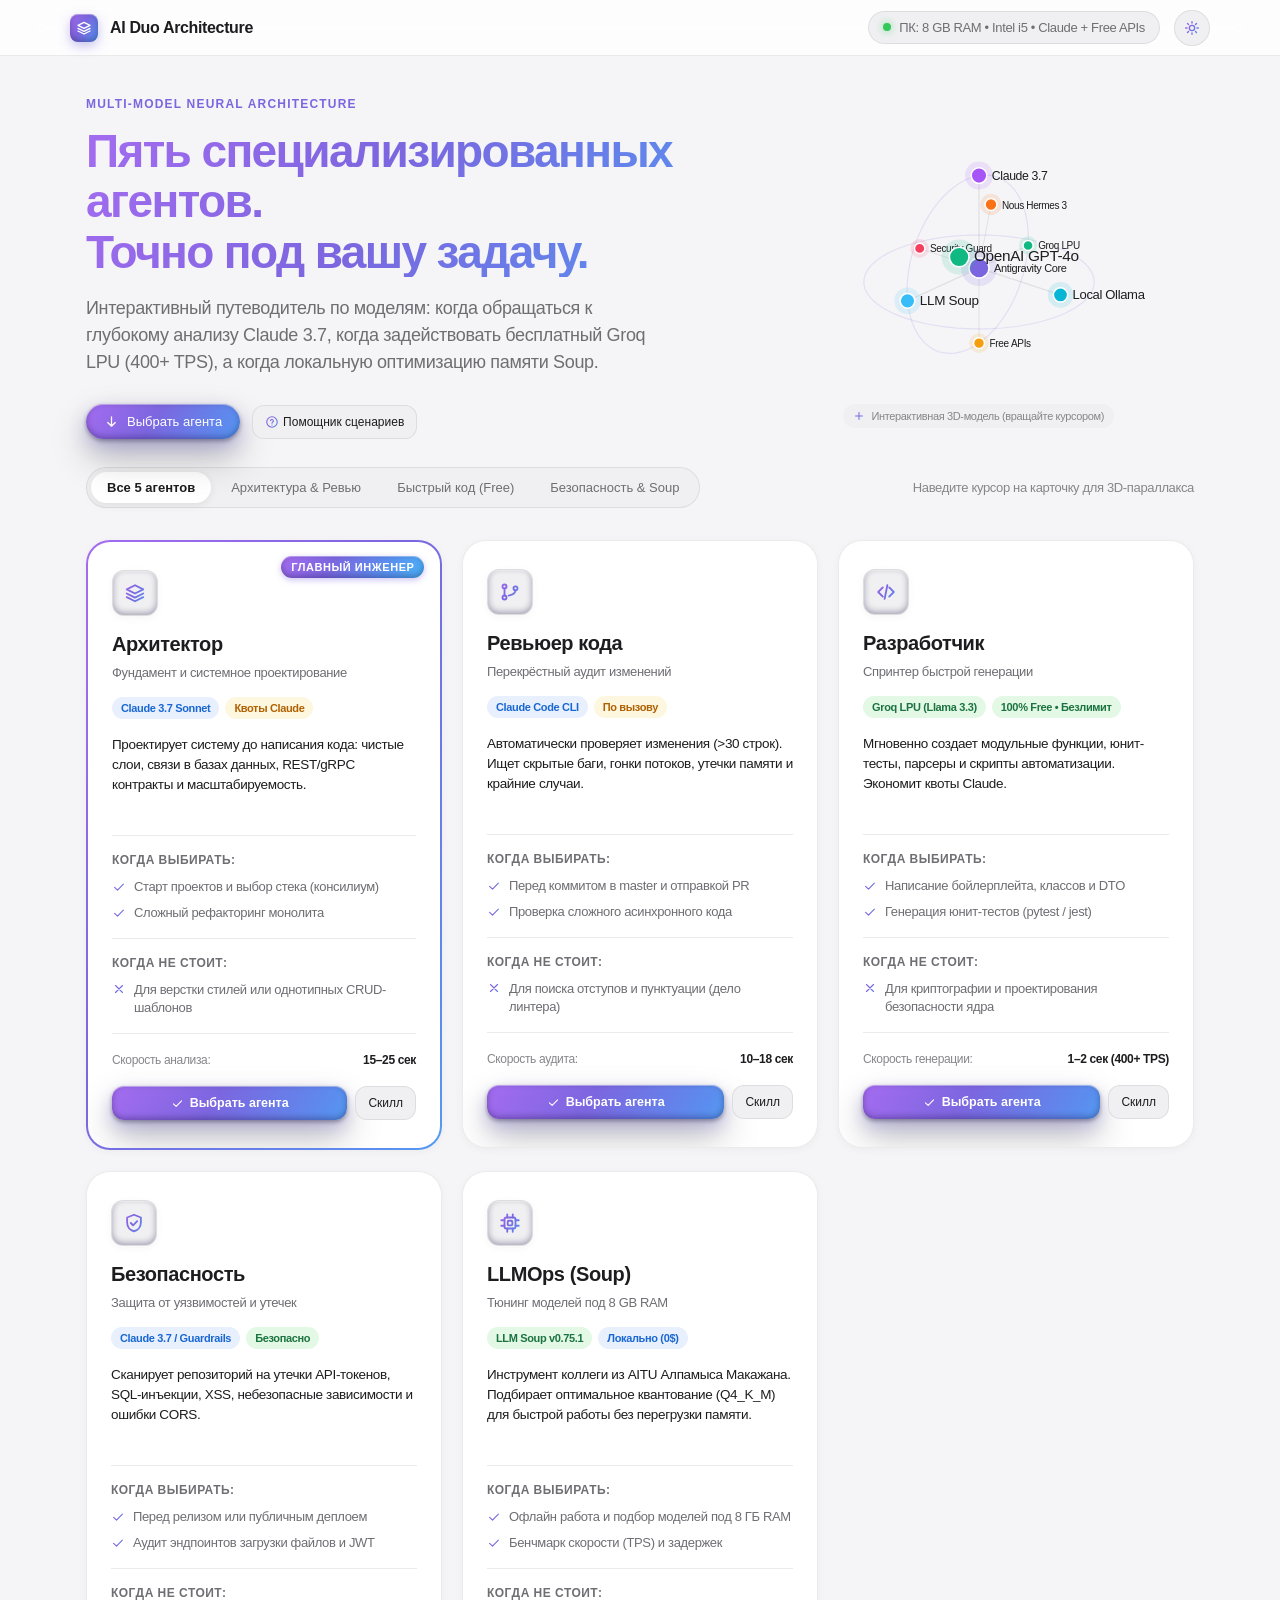
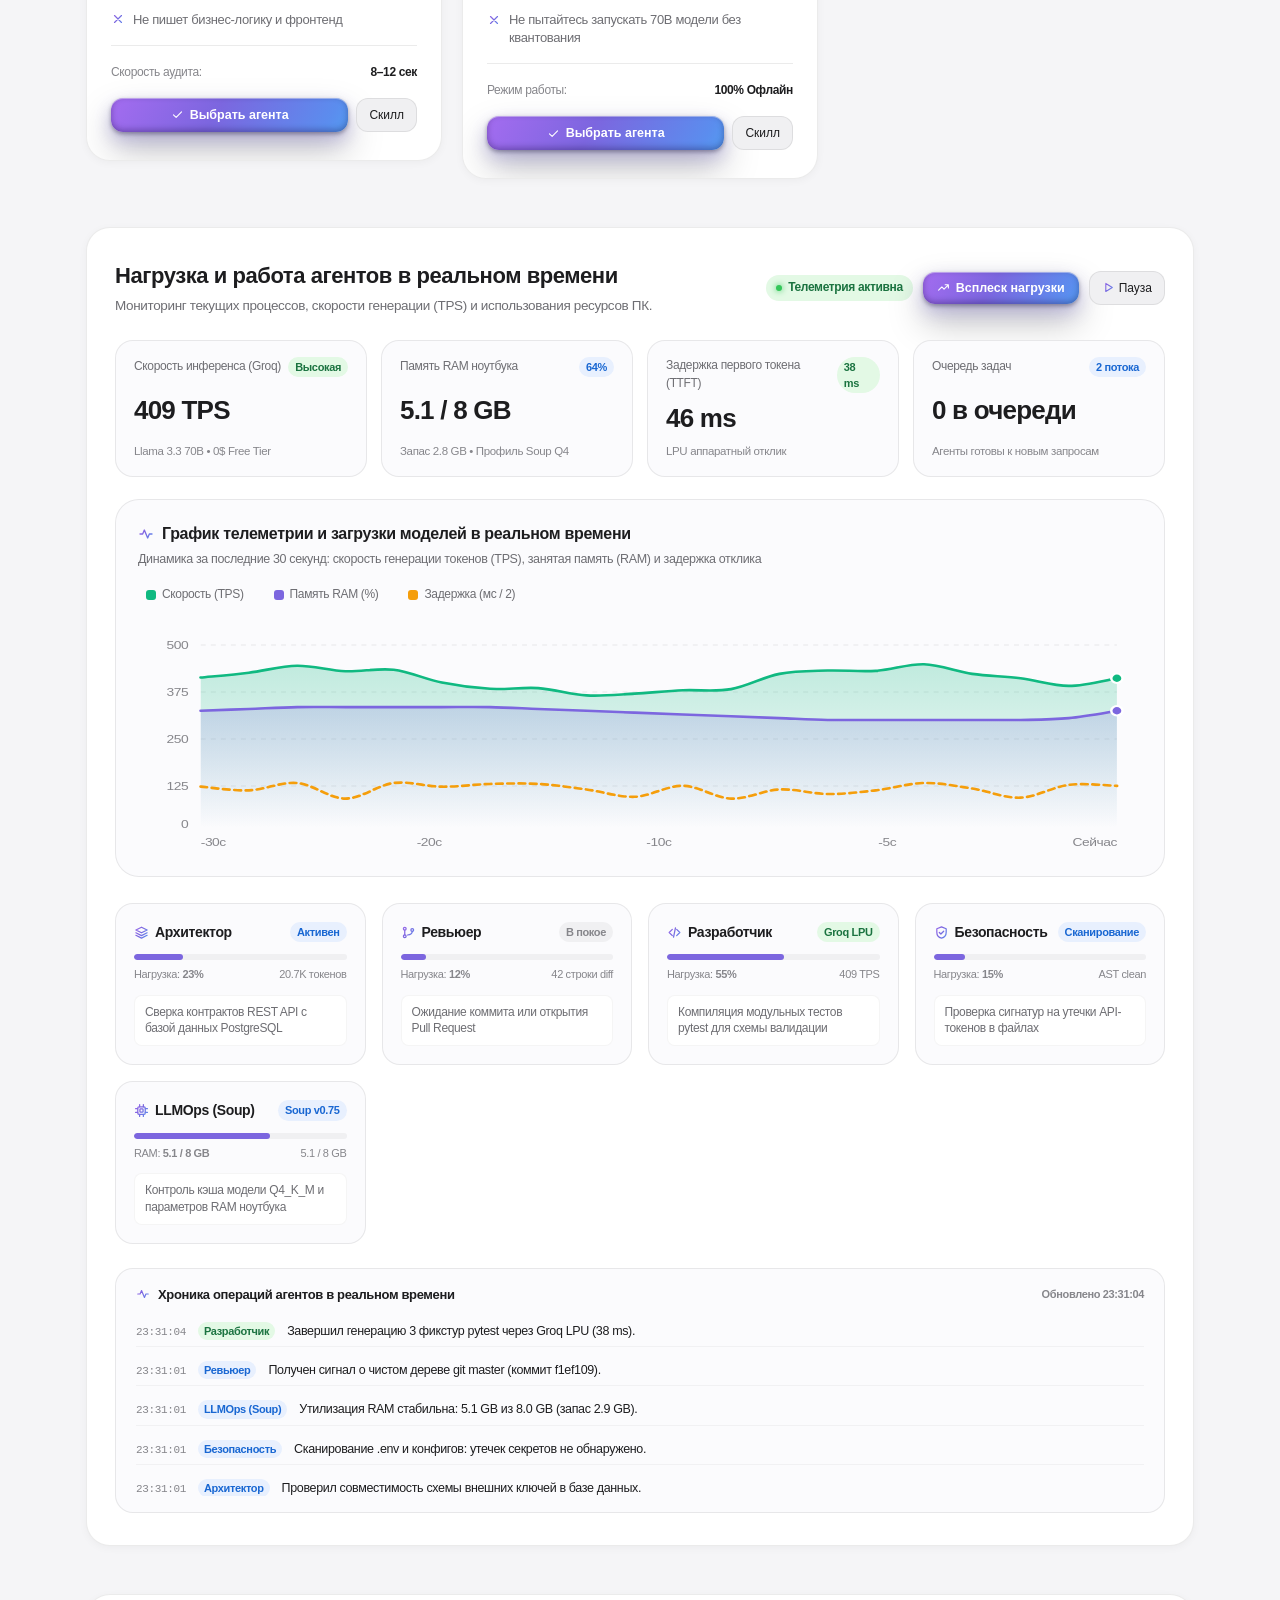
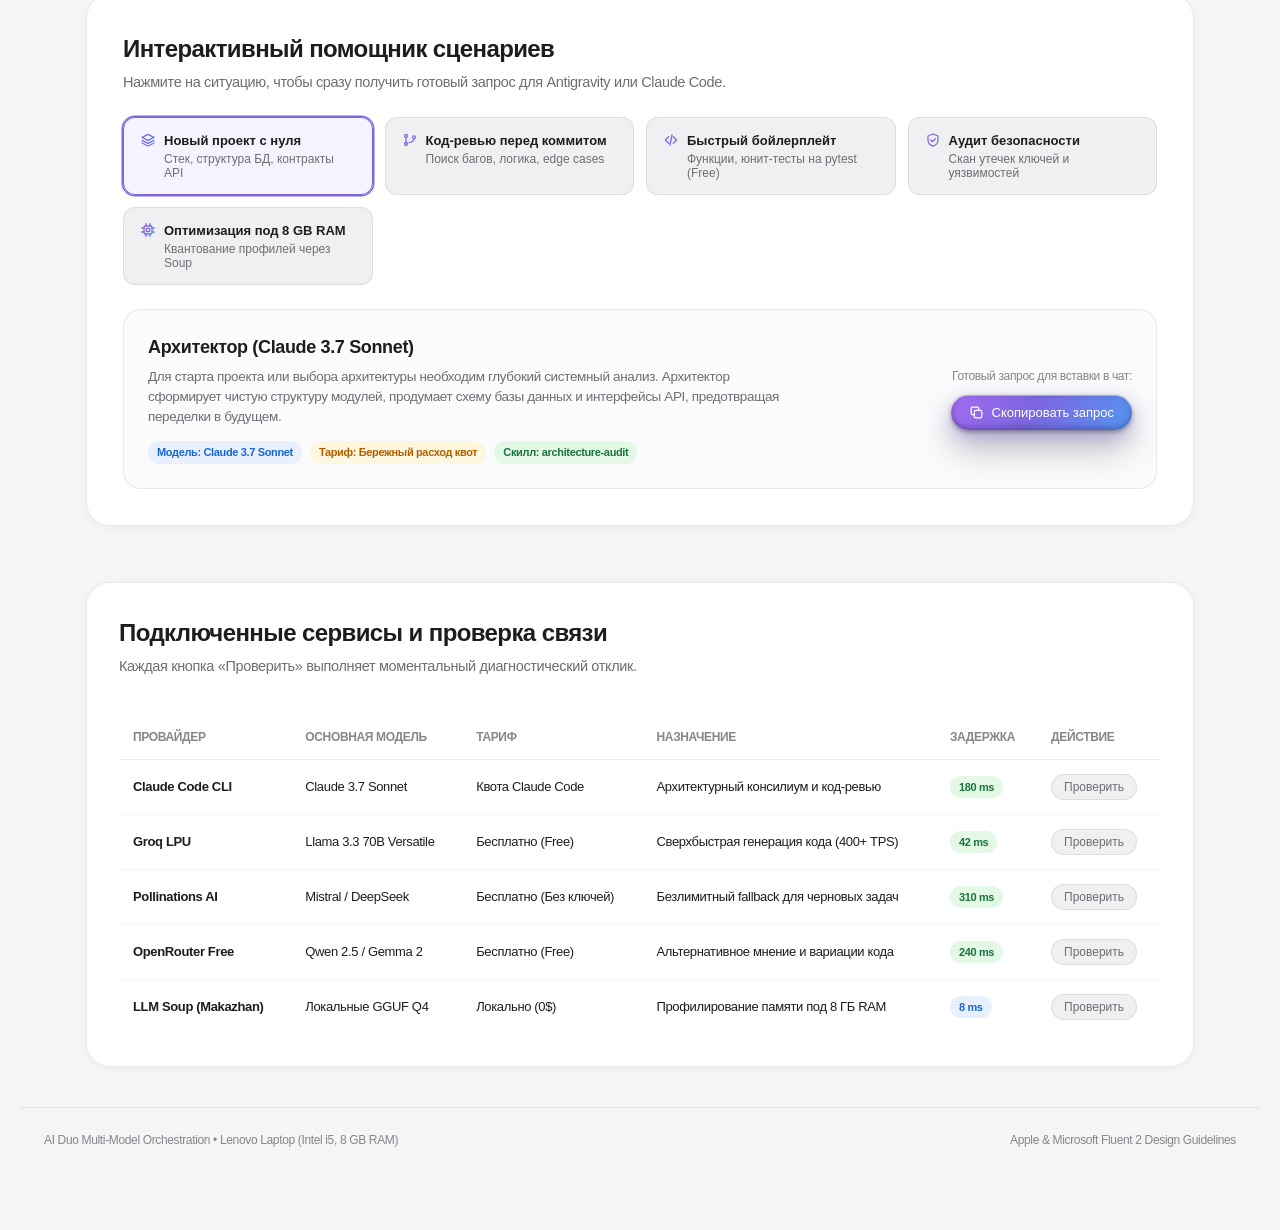
<file: tools/hud/index.html>
<!DOCTYPE html>
<html lang="ru">
<head>
  <meta charset="UTF-8">
  <meta name="viewport" content="width=device-width, initial-scale=1.0">
  <!-- Единый стиль Mind (MindKit: mindtagsystem/design) — иконки, градиент, 3D, bounce -->
  <link rel="icon" href="mind-ui/mind.svg" type="image/svg+xml">
  <link rel="stylesheet" href="mind-ui/mind-ui.css">
  <link rel="stylesheet" href="mind-ui/mind-icons-extra.css">
  <script src="mind-ui/mind-ui.js" defer></script>
  <title>AI Duo • Центр управления моделями и агентами</title>
  <style>
    :root {
      /* Apple & Microsoft Fluent 2 Design Tokens */
      --bg-page: #f5f5f7;
      --bg-surface: #ffffff;
      --bg-surface-secondary: #fbfbfd;
      --bg-subtle: #f0f0f2;
      --bg-elevated: #ffffff;
      
      --text-primary: #1d1d1f;
      --text-secondary: #6e6e73;
      --text-tertiary: #86868b;
      
      --accent-blue: #7c66df;
      --accent-blue-hover: #8b63e8;
      --accent-blue-subtle: rgba(124, 102, 223, 0.08);
      
      --badge-green-bg: #e3f9e5;
      --badge-green-text: #1b7340;
      --badge-blue-bg: #e8f0fe;
      --badge-blue-text: #1967d2;
      --badge-amber-bg: #fef7e0;
      --badge-amber-text: #b06000;
      
      --border-light: rgba(0, 0, 0, 0.08);
      --border-subtle: rgba(0, 0, 0, 0.04);
      --border-focus: #7c66df;
      
      --radius-sm: 8px;
      --radius-md: 12px;
      --radius-lg: 18px;
      --radius-xl: 24px;
      --radius-full: 9999px;
      
      --shadow-sm: 0 2px 8px rgba(0, 0, 0, 0.04);
      --shadow-md: 0 8px 24px rgba(0, 0, 0, 0.06);
      --shadow-lg: 0 16px 40px rgba(0, 0, 0, 0.1);
      --shadow-3d: 0 20px 40px -15px rgba(0, 0, 0, 0.15);
    }

    [data-theme="dark"] {
      --bg-page: #121214;
      --bg-surface: #1c1c1e;
      --bg-surface-secondary: #242426;
      --bg-subtle: #2c2c2e;
      --bg-elevated: #28282a;
      
      --text-primary: #f5f5f7;
      --text-secondary: #a1a1a6;
      --text-tertiary: #86868b;
      
      --accent-blue: #a48cf5;
      --accent-blue-hover: #b39df7;
      --accent-blue-subtle: rgba(164, 140, 245, 0.15);
      
      --badge-green-bg: rgba(52, 199, 89, 0.15);
      --badge-green-text: #4cd964;
      --badge-blue-bg: rgba(164, 140, 245, 0.15);
      --badge-blue-text: #5ac8fa;
      --badge-amber-bg: rgba(255, 159, 10, 0.15);
      --badge-amber-text: #ff9f0a;
      
      --border-light: rgba(255, 255, 255, 0.1);
      --border-subtle: rgba(255, 255, 255, 0.05);
      
      --shadow-sm: 0 2px 8px rgba(0, 0, 0, 0.3);
      --shadow-md: 0 8px 24px rgba(0, 0, 0, 0.4);
      --shadow-lg: 0 16px 40px rgba(0, 0, 0, 0.6);
      --shadow-3d: 0 20px 40px -10px rgba(0, 0, 0, 0.7);
    }

    * {
      box-sizing: border-box;
      margin: 0;
      padding: 0;
      transition: background-color 0.3s ease, border-color 0.3s ease, color 0.3s ease;
    }

    body {
      font-family: -apple-system, BlinkMacSystemFont, "SF Pro Display", "SF Pro Text", "Segoe UI", Roboto, Helvetica, Arial, sans-serif;
      background-color: var(--bg-page);
      color: var(--text-primary);
      -webkit-font-smoothing: antialiased;
      -moz-osx-font-smoothing: grayscale;
      line-height: 1.47059;
      letter-spacing: -0.022em;
      min-height: 100vh;
      padding-bottom: 80px;
      overflow-x: hidden;
    }

    /* Apple-style Global Nav */
    .global-nav {
      position: sticky;
      top: 0;
      z-index: 1000;
      background: rgba(255, 255, 255, 0.82);
      backdrop-filter: saturate(180%) blur(20px);
      -webkit-backdrop-filter: saturate(180%) blur(20px);
      border-bottom: 1px solid var(--border-light);
      padding: 0 24px;
      height: 56px;
      display: flex;
      align-items: center;
    }

    [data-theme="dark"] .global-nav {
      background: rgba(28, 28, 30, 0.82);
    }

    .nav-container {
      max-width: min(1140px, 94vw);
      width: 100%;
      margin: 0 auto;
      display: flex;
      align-items: center;
      justify-content: space-between;
    }

    .nav-brand {
      display: flex;
      align-items: center;
      gap: 12px;
      text-decoration: none;
      color: var(--text-primary);
      font-weight: 600;
      font-size: 16px;
      cursor: pointer;
    }

    .nav-brand-icon {
      width: 28px;
      height: 28px;
      border-radius: 8px;
      background: linear-gradient(135deg, var(--accent-blue), #5b8dee);
      display: flex;
      align-items: center;
      justify-content: center;
      color: white;
      box-shadow: 0 2px 8px rgba(124, 102, 223, 0.3);
    }

    .nav-brand-icon svg, .nav-brand-icon .mi {
      width: 16px;
      height: 16px;
    }

    .nav-right-actions {
      display: flex;
      align-items: center;
      gap: 14px;
    }

    .nav-status {
      display: flex;
      align-items: center;
      gap: 8px;
      font-size: 13px;
      color: var(--text-secondary);
      background: var(--bg-subtle);
      padding: 6px 14px;
      border-radius: var(--radius-full);
      border: 1px solid var(--border-light);
    }

    .status-dot {
      width: 8px;
      height: 8px;
      border-radius: 50%;
      background-color: #34c759;
      box-shadow: 0 0 8px rgba(52, 199, 89, 0.6);
    }

    .theme-toggle-btn {
      background: var(--bg-subtle);
      border: 1px solid var(--border-light);
      border-radius: var(--radius-full);
      width: 36px;
      height: 36px;
      display: flex;
      align-items: center;
      justify-content: center;
      cursor: pointer;
      color: var(--text-primary);
    }

    .theme-toggle-btn:hover {
      background: rgba(0, 0, 0, 0.08);
    }

    /* Hero Section with 3D Canvas Orb & Apple Keynote Typography */
    .hero-wrapper {
      position: relative;
      max-width: min(1140px, 94vw);
      width: 100%;
      margin: 0 auto;
      padding: 40px 16px 28px;
      display: grid;
      grid-template-columns: 1.2fr 0.8fr;
      align-items: center;
      gap: 32px;
    }

    @media (max-width: 960px) {
      .hero-wrapper {
        grid-template-columns: 1fr;
        text-align: center;
        padding: 28px 12px 20px;
      }
    }

    .hero-eyebrow {
      font-size: 12px;
      font-weight: 700;
      color: var(--accent-blue);
      text-transform: uppercase;
      letter-spacing: 0.1em;
      margin-bottom: 12px;
      display: flex;
      align-items: center;
      gap: 8px;
    }

    @media (max-width: 960px) {
      .hero-eyebrow {
        justify-content: center;
      }
    }

    .hero-title {
      font-size: 46px;
      font-weight: 700;
      letter-spacing: -0.035em;
      color: var(--text-primary);
      line-height: 1.1;
      margin-bottom: 18px;
    }

    @media (max-width: 640px) {
      .hero-title {
        font-size: 32px;
      }
    }

    .hero-subtitle {
      font-size: 18px;
      color: var(--text-secondary);
      line-height: 1.5;
      font-weight: 400;
      margin-bottom: 28px;
      max-width: 580px;
    }

    @media (max-width: 960px) {
      .hero-subtitle {
        margin-left: auto;
        margin-right: auto;
      }
    }

    .hero-actions {
      display: flex;
      gap: 12px;
      align-items: center;
    }

    @media (max-width: 960px) {
      .hero-actions {
        justify-content: center;
      }
    }

    /* 3D Canvas Container */
    .hero-3d-stage {
      position: relative;
      width: 100%;
      height: 340px;
      display: flex;
      align-items: center;
      justify-content: center;
    }

    #canvas3D {
      width: 100%;
      height: 100%;
      max-width: 440px;
      cursor: grab;
    }

    #canvas3D:active {
      cursor: grabbing;
    }

    .stage-hint {
      position: absolute;
      bottom: 10px;
      font-size: 11px;
      color: var(--text-tertiary);
      display: flex;
      align-items: center;
      gap: 6px;
      background: var(--bg-subtle);
      padding: 4px 10px;
      border-radius: var(--radius-full);
      pointer-events: none;
    }

    /* Filter Bar */
    .filter-wrapper {
      max-width: min(1140px, 94vw);
      width: 100%;
      margin: 0 auto 32px;
      padding: 0 16px;
      display: flex;
      justify-content: space-between;
      align-items: center;
      flex-wrap: wrap;
      gap: 16px;
    }

    .segmented-control {
      background: var(--bg-subtle);
      padding: 4px;
      border-radius: var(--radius-full);
      display: inline-flex;
      flex-wrap: wrap;
      gap: 4px;
      border: 1px solid var(--border-light);
    }

    .segment-btn {
      background: transparent;
      border: none;
      padding: 8px 16px;
      border-radius: var(--radius-full);
      font-size: 13px;
      font-weight: 500;
      color: var(--text-secondary);
      cursor: pointer;
      transition: all 0.2s cubic-bezier(0.16, 1, 0.3, 1);
      display: flex;
      align-items: center;
      gap: 6px;
      white-space: nowrap;
    }

    .segment-btn:hover {
      color: var(--text-primary);
    }

    .segment-btn.active {
      background: var(--bg-surface);
      color: var(--text-primary);
      box-shadow: 0 2px 8px rgba(0, 0, 0, 0.08);
      font-weight: 600;
    }

    /* Main Grid for 3D Interactive Agent Cards */
    .content-container {
      max-width: min(1140px, 94vw);
      width: 100%;
      margin: 0 auto;
      padding: 0 16px;
      box-sizing: border-box;
    }

    .agents-grid {
      display: grid;
      grid-template-columns: repeat(3, 1fr);
      gap: 20px;
      margin-bottom: 48px;
      perspective: 1200px;
    }

    @media (max-width: 1140px) {
      .agents-grid {
        grid-template-columns: repeat(2, 1fr);
        gap: 18px;
      }
    }

    @media (max-width: 720px) {
      .agents-grid {
        grid-template-columns: 1fr;
        gap: 16px;
      }
    }

    /* 3D Tilt Card Component */
    .card-3d-wrap {
      perspective: 1000px;
      transform-style: preserve-3d;
      position: relative;
      border-radius: var(--radius-xl);
    }

    .agent-card {
      background: var(--bg-surface);
      border-radius: var(--radius-xl);
      padding: 28px 24px;
      display: flex;
      flex-direction: column;
      justify-content: space-between;
      border: 1px solid var(--border-light);
      box-shadow: var(--shadow-sm);
      position: relative;
      transform-style: preserve-3d;
      transition: box-shadow 0.3s ease, border-color 0.25s ease;
      cursor: default;
      overflow: hidden;
      will-change: transform;
      transform: translate3d(0, 0, 0);
    }

    .agent-card:hover {
      box-shadow: var(--shadow-3d);
    }

    /* 3D Specular Glare Layer */
    .card-glare {
      position: absolute;
      top: 0;
      left: 0;
      width: 100%;
      height: 100%;
      pointer-events: none;
      border-radius: var(--radius-xl);
      opacity: 0;
      transition: opacity 0.3s ease;
      background: radial-gradient(circle at 50% 50%, rgba(255, 255, 255, 0.35), transparent 70%);
      mix-blend-mode: overlay;
    }

    [data-theme="dark"] .card-glare {
      background: radial-gradient(circle at 50% 50%, rgba(255, 255, 255, 0.15), transparent 70%);
    }

    .agent-card.featured {
      border: 2px solid var(--accent-blue);
    }

    .featured-tag {
      position: absolute;
      top: -12px;
      left: 24px;
      background: var(--accent-blue);
      color: white;
      font-size: 11px;
      font-weight: 600;
      text-transform: uppercase;
      letter-spacing: 0.05em;
      padding: 3px 10px;
      border-radius: var(--radius-full);
      box-shadow: 0 2px 6px rgba(124, 102, 223, 0.4);
      transform: translateZ(24px);
    }

    .card-top {
      margin-bottom: 20px;
      transform: translateZ(16px);
    }

    .card-icon-badge {
      width: 46px;
      height: 46px;
      border-radius: var(--radius-md);
      background: var(--bg-subtle);
      display: flex;
      align-items: center;
      justify-content: center;
      margin-bottom: 14px;
      border: 1px solid var(--border-light);
      box-shadow: var(--shadow-sm);
      transform: translateZ(20px);
      color: var(--accent-blue);
    }

    .card-icon-badge svg, .card-icon-badge .mi {
      width: 22px;
      height: 22px;
    }

    .card-title {
      font-size: 20px;
      font-weight: 600;
      color: var(--text-primary);
      margin-bottom: 4px;
      letter-spacing: -0.02em;
    }

    .card-tagline {
      font-size: 13px;
      color: var(--text-secondary);
      margin-bottom: 14px;
    }

    .card-pill-row {
      display: flex;
      flex-wrap: wrap;
      gap: 6px;
      margin-bottom: 16px;
    }

    .pill {
      font-size: 11px;
      font-weight: 600;
      padding: 3px 9px;
      border-radius: var(--radius-full);
      display: inline-flex;
      align-items: center;
      gap: 4px;
    }

    .pill.green {
      background: var(--badge-green-bg);
      color: var(--badge-green-text);
    }

    .pill.blue {
      background: var(--badge-blue-bg);
      color: var(--badge-blue-text);
    }

    .pill.amber {
      background: var(--badge-amber-bg);
      color: var(--badge-amber-text);
    }

    .card-desc {
      font-size: 13.5px;
      color: var(--text-primary);
      line-height: 1.5;
      margin-bottom: 20px;
    }

    .checklist-block {
      border-top: 1px solid var(--border-light);
      padding-top: 16px;
      margin-bottom: 16px;
      transform: translateZ(10px);
    }

    .checklist-title {
      font-size: 12px;
      font-weight: 600;
      text-transform: uppercase;
      letter-spacing: 0.04em;
      margin-bottom: 8px;
      color: var(--text-secondary);
    }

    .checklist {
      list-style: none;
      display: flex;
      flex-direction: column;
      gap: 8px;
    }

    .checklist li {
      font-size: 13px;
      color: var(--text-secondary);
      display: flex;
      align-items: flex-start;
      gap: 8px;
      line-height: 1.4;
    }

    .checklist li svg, .checklist li .mi {
      width: 14px;
      height: 14px;
      flex-shrink: 0;
      margin-top: 2px;
    }

    .checklist.pros li svg, .checklist.pros li .mi {
      color: #34c759;
    }

    .checklist.cons li svg, .checklist.cons li .mi {
      color: #ff3b30;
    }

    /* Card Interactive Action Buttons */
    .card-actions-area {
      border-top: 1px solid var(--border-light);
      padding-top: 18px;
      display: flex;
      flex-direction: column;
      gap: 10px;
      transform: translateZ(22px);
    }

    .card-meta-row {
      display: flex;
      justify-content: space-between;
      margin-bottom: 6px;
      font-size: 12px;
    }

    .card-meta-row span.label {
      color: var(--text-tertiary);
    }

    .card-meta-row span.val {
      font-weight: 600;
      color: var(--text-primary);
    }

    .card-btn-group {
      display: grid;
      grid-template-columns: 1fr auto;
      gap: 8px;
    }

    .btn-card-primary {
      background: var(--accent-blue);
      color: white;
      border: none;
      padding: 9px 14px;
      border-radius: var(--radius-md);
      font-size: 12.5px;
      font-weight: 600;
      cursor: pointer;
      display: flex;
      align-items: center;
      justify-content: center;
      gap: 6px;
      transition: all 0.18s ease;
    }

    .btn-card-primary:hover {
      background: var(--accent-blue-hover);
      transform: translateY(-1px);
    }

    .btn-card-primary:active {
      transform: translateY(0);
    }

    .btn-card-secondary {
      background: var(--bg-subtle);
      color: var(--text-primary);
      border: 1px solid var(--border-light);
      padding: 9px 12px;
      border-radius: var(--radius-md);
      font-size: 12px;
      font-weight: 500;
      cursor: pointer;
      display: flex;
      align-items: center;
      gap: 4px;
      transition: all 0.18s ease;
    }

    .btn-card-secondary:hover {
      background: rgba(0, 0, 0, 0.08);
    }

    /* Real-time Agent Workload & Telemetry Section */
    .realtime-monitor-section {
      background: var(--bg-surface);
      border-radius: var(--radius-xl);
      border: 1px solid var(--border-light);
      box-shadow: var(--shadow-sm);
      padding: 32px 28px;
      margin-bottom: 48px;
      width: 100%;
      box-sizing: border-box;
      overflow: hidden;
    }

    @media (max-width: 768px) {
      .realtime-monitor-section {
        padding: 20px 16px;
      }
    }

    /* KPI Metrics Row */
    .kpi-row {
      display: grid;
      grid-template-columns: repeat(auto-fit, minmax(210px, 1fr));
      gap: 14px;
      margin-bottom: 22px;
    }

    .kpi-card {
      background: var(--bg-surface-secondary);
      border: 1px solid var(--border-light);
      border-radius: var(--radius-lg);
      padding: 16px 18px;
      display: flex;
      flex-direction: column;
      justify-content: space-between;
      gap: 6px;
      transition: all 0.2s ease;
    }

    .kpi-card:hover {
      border-color: rgba(124, 102, 223, 0.3);
      transform: translateY(-1px);
    }

    .kpi-header {
      display: flex;
      align-items: center;
      justify-content: space-between;
      font-size: 12px;
      font-weight: 500;
      color: var(--text-secondary);
    }

    .kpi-value-row {
      display: flex;
      align-items: baseline;
      gap: 8px;
    }

    .kpi-value {
      font-size: 26px;
      font-weight: 700;
      letter-spacing: -0.03em;
      color: var(--text-primary);
      font-feature-settings: "tnum";
    }

    .kpi-delta {
      font-size: 11px;
      font-weight: 600;
      padding: 2px 7px;
      border-radius: var(--radius-full);
      display: inline-flex;
      align-items: center;
      gap: 3px;
    }

    .kpi-delta.green {
      background: var(--badge-green-bg);
      color: var(--badge-green-text);
    }

    .kpi-delta.blue {
      background: var(--badge-blue-bg);
      color: var(--badge-blue-text);
    }

    .kpi-subtext {
      font-size: 11.5px;
      color: var(--text-tertiary);
    }

    /* Live Telemetry Chart Container */
    .telemetry-chart-card {
      background: var(--bg-surface-secondary);
      border: 1px solid var(--border-light);
      border-radius: var(--radius-xl);
      padding: 22px;
      margin-bottom: 26px;
      position: relative;
    }

    .chart-controls-bar {
      display: flex;
      justify-content: space-between;
      align-items: center;
      flex-wrap: wrap;
      gap: 14px;
      margin-bottom: 16px;
    }

    .chart-title-group h3 {
      font-size: 16px;
      font-weight: 600;
      letter-spacing: -0.02em;
      color: var(--text-primary);
      margin-bottom: 4px;
      display: flex;
      align-items: center;
      gap: 8px;
    }

    .chart-title-group p {
      font-size: 12.5px;
      color: var(--text-secondary);
    }

    .chart-legend {
      display: flex;
      gap: 14px;
      align-items: center;
      flex-wrap: wrap;
    }

    .legend-item {
      display: inline-flex;
      align-items: center;
      gap: 6px;
      font-size: 12px;
      font-weight: 500;
      color: var(--text-secondary);
      cursor: pointer;
      user-select: none;
      padding: 4px 8px;
      border-radius: var(--radius-sm);
      transition: background 0.15s ease;
    }

    .legend-item:hover {
      background: var(--bg-subtle);
    }

    .legend-dot {
      width: 10px;
      height: 10px;
      border-radius: 3px;
    }

    .legend-dot.tps {
      background: #10b981;
    }

    .legend-dot.ram {
      background: #7c66df;
    }

    .legend-dot.lat {
      background: #f59e0b;
    }

    .chart-svg-wrap {
      width: 100%;
      height: 230px;
      position: relative;
    }

    .chart-svg-wrap svg {
      width: 100%;
      height: 100%;
      display: block;
      overflow: visible;
    }

    .chart-axis-text {
      font-size: 11px;
      fill: var(--text-tertiary);
      font-family: -apple-system, BlinkMacSystemFont, "Segoe UI", Roboto, sans-serif;
    }

    .chart-grid-line {
      stroke: var(--border-light);
      stroke-width: 1;
      stroke-dasharray: 4 4;
    }

    .chart-path-line {
      fill: none;
      stroke-width: 2.5;
      stroke-linecap: round;
      stroke-linejoin: round;
      transition: d 0.35s ease;
    }

    .chart-path-line.tps {
      stroke: #10b981;
    }

    .chart-path-line.ram {
      stroke: #7c66df;
    }

    .chart-path-line.lat {
      stroke: #f59e0b;
      stroke-dasharray: 5 4;
    }

    .chart-path-area {
      transition: d 0.35s ease;
    }

    /* Table Scroll Container */
    .table-scroll-container {
      width: 100%;
      overflow-x: auto;
      -webkit-overflow-scrolling: touch;
      margin-top: 16px;
    }

    .monitor-top-row {
      display: flex;
      justify-content: space-between;
      align-items: center;
      margin-bottom: 24px;
      flex-wrap: wrap;
      gap: 16px;
    }

    .monitor-badge-pulse {
      display: inline-flex;
      align-items: center;
      gap: 6px;
      font-size: 12px;
      color: #1b7340;
      background: var(--badge-green-bg);
      padding: 4px 10px;
      border-radius: var(--radius-full);
      font-weight: 600;
    }

    .pulse-dot {
      width: 6px;
      height: 6px;
      border-radius: 50%;
      background: #34c759;
      box-shadow: 0 0 6px #34c759;
      animation: pulseAnim 2s infinite;
    }

    @keyframes pulseAnim {
      0% { opacity: 1; transform: scale(1); }
      50% { opacity: 0.4; transform: scale(0.85); }
      100% { opacity: 1; transform: scale(1); }
    }

    .workload-grid {
      display: grid;
      grid-template-columns: repeat(auto-fit, minmax(210px, 1fr));
      gap: 16px;
      margin-bottom: 24px;
    }

    .workload-card {
      background: var(--bg-surface-secondary);
      border: 1px solid var(--border-light);
      border-radius: var(--radius-lg);
      padding: 18px;
      display: flex;
      flex-direction: column;
      justify-content: space-between;
      transition: all 0.25s ease;
    }

    .workload-card:hover {
      border-color: rgba(0, 0, 0, 0.16);
      transform: translateY(-2px);
    }

    .workload-header {
      display: flex;
      justify-content: space-between;
      align-items: center;
      margin-bottom: 12px;
    }

    .workload-agent-name {
      font-size: 14px;
      font-weight: 600;
      color: var(--text-primary);
      display: flex;
      align-items: center;
      gap: 6px;
    }

    .workload-state-tag {
      font-size: 11px;
      padding: 2px 7px;
      border-radius: var(--radius-full);
      font-weight: 600;
    }

    .workload-state-tag.active {
      background: var(--badge-blue-bg);
      color: var(--badge-blue-text);
    }

    .workload-state-tag.idle {
      background: var(--bg-subtle);
      color: var(--text-tertiary);
    }

    .workload-state-tag.busy {
      background: var(--badge-green-bg);
      color: var(--badge-green-text);
    }

    .load-bar-track {
      width: 100%;
      height: 6px;
      background: var(--bg-subtle);
      border-radius: var(--radius-full);
      overflow: hidden;
      margin: 10px 0 6px;
    }

    .load-bar-fill {
      height: 100%;
      background: var(--accent-blue);
      border-radius: var(--radius-full);
      transition: width 0.6s cubic-bezier(0.16, 1, 0.3, 1);
    }

    .load-bar-meta {
      display: flex;
      justify-content: space-between;
      font-size: 11px;
      color: var(--text-tertiary);
      margin-bottom: 12px;
    }

    .load-current-task {
      font-size: 12px;
      color: var(--text-secondary);
      line-height: 1.4;
      background: var(--bg-surface);
      border: 1px solid var(--border-subtle);
      padding: 8px 10px;
      border-radius: var(--radius-sm);
      min-height: 48px;
      display: flex;
      align-items: center;
    }

    /* Live Activity Log Stream */
    .stream-container {
      background: var(--bg-surface-secondary);
      border: 1px solid var(--border-light);
      border-radius: var(--radius-lg);
      padding: 16px 20px;
    }

    .stream-head {
      font-size: 13px;
      font-weight: 600;
      color: var(--text-primary);
      margin-bottom: 12px;
      display: flex;
      justify-content: space-between;
      align-items: center;
    }

    .stream-items {
      display: flex;
      flex-direction: column;
      gap: 8px;
      max-height: 180px;
      overflow-y: auto;
    }

    .stream-item {
      display: flex;
      gap: 12px;
      align-items: baseline;
      font-size: 12.5px;
      padding: 6px 0;
      border-bottom: 1px solid var(--border-subtle);
    }

    .stream-item:last-child {
      border-bottom: none;
    }

    .stream-time {
      font-family: ui-monospace, Menlo, Consolas, monospace;
      color: var(--text-tertiary);
      font-size: 11px;
      flex-shrink: 0;
    }

    .stream-badge {
      font-size: 11px;
      font-weight: 600;
      padding: 1px 6px;
      border-radius: var(--radius-full);
      flex-shrink: 0;
    }

    /* Apple-style Interactive Recommender */
    .recommender-section {
      background: var(--bg-surface);
      border-radius: var(--radius-xl);
      border: 1px solid var(--border-light);
      box-shadow: var(--shadow-sm);
      padding: 36px;
      margin-bottom: 56px;
      position: relative;
    }

    .section-header-compact {
      margin-bottom: 24px;
    }

    .section-header-compact h2 {
      font-size: 24px;
      font-weight: 700;
      letter-spacing: -0.025em;
      color: var(--text-primary);
      margin-bottom: 6px;
    }

    .section-header-compact p {
      font-size: 14.5px;
      color: var(--text-secondary);
    }

    .scenario-picker {
      display: grid;
      grid-template-columns: repeat(auto-fit, minmax(210px, 1fr));
      gap: 12px;
      margin-bottom: 24px;
    }

    .scenario-btn {
      background: var(--bg-subtle);
      border: 1px solid var(--border-light);
      border-radius: var(--radius-md);
      padding: 14px 16px;
      text-align: left;
      cursor: pointer;
      transition: all 0.2s cubic-bezier(0.16, 1, 0.3, 1);
      display: flex;
      flex-direction: column;
      gap: 4px;
    }

    .scenario-btn:hover {
      transform: translateY(-2px);
      box-shadow: var(--shadow-sm);
    }

    .scenario-btn.active {
      background: var(--accent-blue-subtle);
      border-color: var(--accent-blue);
      box-shadow: 0 0 0 1.5px var(--accent-blue);
    }

    .scenario-btn-head {
      display: flex;
      align-items: center;
      gap: 8px;
    }

    .scenario-btn-head svg, .scenario-btn-head .mi {
      width: 16px;
      height: 16px;
      color: var(--accent-blue);
      flex-shrink: 0;
    }

    .scenario-btn strong {
      font-size: 13px;
      color: var(--text-primary);
    }

    .scenario-btn span {
      font-size: 12px;
      color: var(--text-secondary);
      padding-left: 24px;
    }

    /* Recommendation Card Result */
    .recommendation-card {
      background: var(--bg-surface-secondary);
      border: 1px solid var(--border-light);
      border-radius: var(--radius-lg);
      padding: 24px;
      display: grid;
      grid-template-columns: 2fr 1fr;
      gap: 24px;
      align-items: center;
    }

    @media (max-width: 768px) {
      .recommendation-card {
        grid-template-columns: 1fr;
      }
    }

    .rec-info h3 {
      font-size: 18px;
      font-weight: 600;
      margin-bottom: 6px;
      display: flex;
      align-items: center;
      gap: 8px;
    }

    .rec-info p {
      font-size: 13.5px;
      color: var(--text-secondary);
      line-height: 1.5;
      margin-bottom: 14px;
    }

    .rec-specs {
      display: flex;
      flex-wrap: wrap;
      gap: 8px;
    }

    .rec-action-box {
      display: flex;
      flex-direction: column;
      align-items: flex-end;
      gap: 10px;
    }

    @media (max-width: 768px) {
      .rec-action-box {
        align-items: flex-start;
      }
    }

    .btn-apple {
      background: var(--accent-blue);
      color: white;
      text-decoration: none;
      padding: 10px 18px;
      border-radius: var(--radius-full);
      font-size: 13px;
      font-weight: 500;
      display: inline-flex;
      align-items: center;
      gap: 8px;
      border: none;
      cursor: pointer;
      transition: all 0.2s ease;
      box-shadow: 0 2px 8px rgba(124, 102, 223, 0.3);
    }

    .btn-apple:hover {
      background: var(--accent-blue-hover);
      transform: translateY(-1px);
    }

    .rec-note {
      font-size: 12px;
      color: var(--text-tertiary);
    }

    /* Live Interactive Model Ping Matrix */
    .system-status-section {
      background: var(--bg-surface);
      border-radius: var(--radius-xl);
      border: 1px solid var(--border-light);
      padding: 32px;
      box-shadow: var(--shadow-sm);
      margin-bottom: 40px;
    }

    .status-table {
      width: 100%;
      border-collapse: collapse;
      margin-top: 16px;
    }

    .status-table th {
      text-align: left;
      font-size: 12px;
      font-weight: 600;
      color: var(--text-tertiary);
      text-transform: uppercase;
      padding: 12px 14px;
      border-bottom: 1px solid var(--border-light);
    }

    .status-table td {
      padding: 14px;
      font-size: 13px;
      color: var(--text-primary);
      border-bottom: 1px solid var(--border-subtle);
    }

    .status-table tr:last-child td {
      border-bottom: none;
    }

    .btn-ping {
      background: var(--bg-subtle);
      border: 1px solid var(--border-light);
      border-radius: var(--radius-full);
      padding: 5px 12px;
      font-size: 12px;
      font-weight: 500;
      color: var(--text-secondary);
      cursor: pointer;
      transition: all 0.2s ease;
    }

    .btn-ping:hover {
      background: var(--accent-blue);
      color: white;
      border-color: var(--accent-blue);
    }

    /* Modal Sheet for Viewing Skills */
    .modal-overlay {
      position: fixed;
      top: 0;
      left: 0;
      width: 100%;
      height: 100%;
      background: rgba(0, 0, 0, 0.45);
      backdrop-filter: blur(8px);
      z-index: 2000;
      display: none;
      align-items: center;
      justify-content: center;
      padding: 24px;
      opacity: 0;
      transition: opacity 0.25s ease;
    }

    .modal-overlay.open {
      display: flex;
      opacity: 1;
    }

    .modal-sheet {
      background: var(--bg-surface);
      border-radius: var(--radius-xl);
      max-width: 640px;
      width: 100%;
      border: 1px solid var(--border-light);
      box-shadow: var(--shadow-lg);
      overflow: hidden;
      transform: scale(0.95);
      transition: transform 0.25s cubic-bezier(0.16, 1, 0.3, 1);
    }

    .modal-overlay.open .modal-sheet {
      transform: scale(1);
    }

    .modal-header {
      padding: 20px 24px;
      border-bottom: 1px solid var(--border-light);
      display: flex;
      align-items: center;
      justify-content: space-between;
    }

    .modal-header h3 {
      font-size: 17px;
      font-weight: 600;
      display: flex;
      align-items: center;
      gap: 8px;
    }

    .modal-close-btn {
      background: var(--bg-subtle);
      border: none;
      width: 28px;
      height: 28px;
      border-radius: 50%;
      display: flex;
      align-items: center;
      justify-content: center;
      cursor: pointer;
      color: var(--text-secondary);
    }

    .modal-body {
      padding: 24px;
      max-height: 480px;
      overflow-y: auto;
      font-size: 14px;
      color: var(--text-primary);
      line-height: 1.6;
    }

    .modal-body pre {
      background: var(--bg-subtle);
      padding: 14px;
      border-radius: var(--radius-md);
      font-family: ui-monospace, Menlo, Consolas, monospace;
      font-size: 12.5px;
      overflow-x: auto;
      margin-top: 12px;
      border: 1px solid var(--border-light);
    }

    /* Toast Notification */
    .toast-bubble {
      position: fixed;
      bottom: 24px;
      right: 24px;
      background: #1d1d1f;
      color: #ffffff;
      padding: 12px 20px;
      border-radius: var(--radius-full);
      font-size: 13px;
      font-weight: 500;
      box-shadow: 0 8px 24px rgba(0, 0, 0, 0.25);
      display: flex;
      align-items: center;
      gap: 10px;
      z-index: 3000;
      transform: translateY(100px);
      opacity: 0;
      transition: all 0.3s cubic-bezier(0.16, 1, 0.3, 1);
    }

    [data-theme="dark"] .toast-bubble {
      background: #ffffff;
      color: #1d1d1f;
    }

    .toast-bubble.show {
      transform: translateY(0);
      opacity: 1;
    }

    /* Page Footer */
    .page-footer {
      max-width: 1240px;
      margin: 40px auto 0;
      padding: 0 24px;
      display: flex;
      justify-content: space-between;
      align-items: center;
      font-size: 12px;
      color: var(--text-tertiary);
      border-top: 1px solid var(--border-light);
      padding-top: 24px;
    }
    /* ================= Стиль Mind (MindKit) =================
       Фиолетово-синий переливающийся градиент, 3D-вставки, пружина. */
    .nav-brand-icon {
      background: var(--mt-gradient-flow); background-size: 200% 200%;
      animation: mt-flow var(--mt-shimmer) ease-in-out infinite;
      box-shadow: var(--mt-depth-highlight), 0 4px 12px rgba(91, 77, 207, 0.35);
    }
    .nav-brand-icon .mi, .btn-apple .mi, .btn-card-primary .mi { background: #fff; animation: none; }
    .hero-title {
      background: var(--mt-gradient-flow); background-size: 200% 200%;
      -webkit-background-clip: text; background-clip: text; color: transparent;
      animation: mt-flow var(--mt-shimmer) ease-in-out infinite;
    }
    /* главные кнопки — объёмные, с переливом и пружиной */
    .btn-apple, .btn-card-primary {
      background: var(--mt-gradient-flow); background-size: 200% 200%;
      animation: mt-flow var(--mt-shimmer) ease-in-out infinite;
      box-shadow: var(--mt-depth-highlight), var(--mt-depth-raised);
      transition: transform .4s var(--mt-spring), box-shadow .25s ease, filter .2s ease;
    }
    .btn-apple:hover, .btn-card-primary:hover {
      background: var(--mt-gradient-flow); background-size: 200% 200%;
      transform: translateY(-2px) scale(1.04);
      box-shadow: var(--mt-depth-highlight), var(--mt-depth-glow), var(--mt-depth-raised);
      filter: saturate(1.15);
    }
    .btn-apple:active, .btn-card-primary:active { transform: translateY(1px) scale(0.94); transition-duration: .12s; }
    .btn-card-secondary, .segment-btn, .scenario-btn, .btn-ping, .theme-toggle-btn {
      transition: transform .4s var(--mt-spring), background .2s ease, border-color .2s ease, color .2s ease, box-shadow .2s ease;
    }
    .btn-card-secondary:hover, .btn-ping:hover { transform: translateY(-1px) scale(1.03); }
    .theme-toggle-btn:hover { transform: scale(1.1); }
    .btn-card-secondary:active, .segment-btn:active, .scenario-btn:active, .btn-ping:active,
    .theme-toggle-btn:active { transform: scale(.94); }
    .card-icon-badge { box-shadow: var(--mt-depth-highlight), var(--shadow-sm); }
    .agent-card.featured { border-color: transparent;
      background: linear-gradient(var(--bg-surface), var(--bg-surface)) padding-box,
                  var(--mt-gradient-flow) border-box; background-size: 100% 100%, 200% 200%;
      animation: mt-flow var(--mt-shimmer) ease-in-out infinite; }
    /* ярлык раньше обрезался overflow карточки — переносим внутрь, в правый верхний угол */
    .featured-tag { top: 14px; left: auto; right: 16px; background: var(--mt-gradient-mind); box-shadow: var(--mt-depth-highlight), 0 2px 6px rgba(124, 102, 223, 0.4); }
    /* появление карточек с пружиной (наклон остаётся на .agent-card) */
    .card-3d-wrap { animation: mt-bounce-in .6s var(--mt-spring) both; }
    .card-3d-wrap:nth-child(2) { animation-delay: .06s; }
    .card-3d-wrap:nth-child(3) { animation-delay: .12s; }
    .card-3d-wrap:nth-child(4) { animation-delay: .18s; }
    .card-3d-wrap:nth-child(5) { animation-delay: .24s; }
    @media (prefers-reduced-motion: reduce) {
      .nav-brand-icon, .hero-title, .btn-apple, .btn-card-primary, .agent-card.featured,
      .card-3d-wrap { animation: none !important; }
    }
  </style>
</head>
<body>

  <!-- Navigation Bar with Working Theme Toggle -->
  <nav class="global-nav">
    <div class="nav-container">
      <div class="nav-brand" onclick="window.scrollTo({top: 0, behavior: 'smooth'})">
        <div class="nav-brand-icon">
          <i class="mi mi-layers" aria-hidden="true"></i>
        </div>
        <span>AI Duo Architecture</span>
      </div>

      <div class="nav-right-actions">
        <div class="nav-status">
          <div class="status-dot"></div>
          <span>ПК: 8 GB RAM • Intel i5 • Claude + Free APIs</span>
        </div>
        <button class="theme-toggle-btn" id="themeToggleBtn" onclick="toggleTheme()" title="Переключить тему">
          <i class="mi mi-sun" id="themeIcon" style="width: 16px; height: 16px;" aria-hidden="true"></i>
        </button>
      </div>
    </div>
  </nav>

  <!-- Hero Section with Interactive 3D Canvas Orb & Keynote Typography -->
  <header class="hero-wrapper">
    <div class="hero-text-block">
      <div class="hero-eyebrow">
        <span>MULTI-MODEL NEURAL ARCHITECTURE</span>
      </div>
      <h1 class="hero-title">Пять специализированных агентов.<br>Точно под вашу задачу.</h1>
      <p class="hero-subtitle">
        Интерактивный путеводитель по моделям: когда обращаться к глубокому анализу Claude 3.7, когда задействовать бесплатный Groq LPU (400+ TPS), а когда локальную оптимизацию памяти Soup.
      </p>
      <div class="hero-actions">
        <button class="btn-apple" onclick="scrollToElement('agentsGrid')">
          <i class="mi mi-arrow-down" style="width: 15px; height: 15px;" aria-hidden="true"></i>
          Выбрать агента
        </button>
        <button class="btn-card-secondary" onclick="scrollToElement('recommenderSection')">
          <i class="mi mi-help" style="width: 14px; height: 14px;" aria-hidden="true"></i>
          Помощник сценариев
        </button>
      </div>
    </div>

    <!-- 3D Interactive Spatial Canvas -->
    <div class="hero-3d-stage">
      <canvas id="canvas3D"></canvas>
      <div class="stage-hint">
        <i class="mi mi-plus" style="width: 12px; height: 12px;" aria-hidden="true"></i>
        Интерактивная 3D-модель (вращайте курсором)
      </div>
    </div>
  </header>

  <!-- Filter Bar -->
  <div class="filter-wrapper">
    <div class="segmented-control">
      <button class="segment-btn active" onclick="filterCards('all', this)">Все 5 агентов</button>
      <button class="segment-btn" onclick="filterCards('arch-review', this)">Архитектура & Ревью</button>
      <button class="segment-btn" onclick="filterCards('dev', this)">Быстрый код (Free)</button>
      <button class="segment-btn" onclick="filterCards('sec-ops', this)">Безопасность & Soup</button>
    </div>
    <div style="font-size: 13px; color: var(--text-tertiary);">
      Наведите курсор на карточку для 3D-параллакса
    </div>
  </div>

  <!-- Main Content Container -->
  <main class="content-container">

    <!-- 5 Cards in 3D Parallax Tilt Mode -->
    <section class="agents-grid" id="agentsGrid">

      <!-- 1. Архитектор -->
      <div class="card-3d-wrap" data-category="arch-review">
        <div class="agent-card featured" id="card-architect">
          <div class="card-glare"></div>
          <div class="featured-tag">Главный инженер</div>
          
          <div class="card-top">
            <div class="card-icon-badge">
              <i class="mi mi-layers" aria-hidden="true"></i>
            </div>
            <h3 class="card-title">Архитектор</h3>
            <div class="card-tagline">Фундамент и системное проектирование</div>
            <div class="card-pill-row">
              <span class="pill blue">Claude 3.7 Sonnet</span>
              <span class="pill amber">Квоты Claude</span>
            </div>
            <p class="card-desc">
              Проектирует систему до написания кода: чистые слои, связи в базах данных, REST/gRPC контракты и масштабируемость.
            </p>
          </div>

          <div class="checklist-block">
            <div class="checklist-title">Когда выбирать:</div>
            <ul class="checklist pros">
              <li>
                <i class="mi mi-check" aria-hidden="true"></i>
                <span>Старт проектов и выбор стека (консилиум)</span>
              </li>
              <li>
                <i class="mi mi-check" aria-hidden="true"></i>
                <span>Сложный рефакторинг монолита</span>
              </li>
            </ul>
          </div>

          <div class="checklist-block">
            <div class="checklist-title">Когда НЕ стоит:</div>
            <ul class="checklist cons">
              <li>
                <i class="mi mi-close" aria-hidden="true"></i>
                <span>Для верстки стилей или однотипных CRUD-шаблонов</span>
              </li>
            </ul>
          </div>

          <div class="card-actions-area">
            <div class="card-meta-row">
              <span class="label">Скорость анализа:</span>
              <span class="val">15–25 сек</span>
            </div>
            <div class="card-btn-group">
              <button class="btn-card-primary" onclick="selectAndCopyAgent('architect')">
                <i class="mi mi-check" style="width: 13px; height: 13px;" aria-hidden="true"></i>
                Выбрать агента
              </button>
              <button class="btn-card-secondary" onclick="showSkillModal('architecture-audit')">
                Скилл
              </button>
            </div>
          </div>
        </div>
      </div>

      <!-- 2. Ревьюер кода -->
      <div class="card-3d-wrap" data-category="arch-review">
        <div class="agent-card" id="card-reviewer">
          <div class="card-glare"></div>
          
          <div class="card-top">
            <div class="card-icon-badge">
              <i class="mi mi-branch" aria-hidden="true"></i>
            </div>
            <h3 class="card-title">Ревьюер кода</h3>
            <div class="card-tagline">Перекрёстный аудит изменений</div>
            <div class="card-pill-row">
              <span class="pill blue">Claude Code CLI</span>
              <span class="pill amber">По вызову</span>
            </div>
            <p class="card-desc">
              Автоматически проверяет изменения (>30 строк). Ищет скрытые баги, гонки потоков, утечки памяти и крайние случаи.
            </p>
          </div>

          <div class="checklist-block">
            <div class="checklist-title">Когда выбирать:</div>
            <ul class="checklist pros">
              <li>
                <i class="mi mi-check" aria-hidden="true"></i>
                <span>Перед коммитом в master и отправкой PR</span>
              </li>
              <li>
                <i class="mi mi-check" aria-hidden="true"></i>
                <span>Проверка сложного асинхронного кода</span>
              </li>
            </ul>
          </div>

          <div class="checklist-block">
            <div class="checklist-title">Когда НЕ стоит:</div>
            <ul class="checklist cons">
              <li>
                <i class="mi mi-close" aria-hidden="true"></i>
                <span>Для поиска отступов и пунктуации (дело линтера)</span>
              </li>
            </ul>
          </div>

          <div class="card-actions-area">
            <div class="card-meta-row">
              <span class="label">Скорость аудита:</span>
              <span class="val">10–18 сек</span>
            </div>
            <div class="card-btn-group">
              <button class="btn-card-primary" onclick="selectAndCopyAgent('reviewer')">
                <i class="mi mi-check" style="width: 13px; height: 13px;" aria-hidden="true"></i>
                Выбрать агента
              </button>
              <button class="btn-card-secondary" onclick="showSkillModal('code-review')">
                Скилл
              </button>
            </div>
          </div>
        </div>
      </div>

      <!-- 3. Разработчик -->
      <div class="card-3d-wrap" data-category="dev">
        <div class="agent-card" id="card-developer">
          <div class="card-glare"></div>
          
          <div class="card-top">
            <div class="card-icon-badge">
              <i class="mi mi-code" aria-hidden="true"></i>
            </div>
            <h3 class="card-title">Разработчик</h3>
            <div class="card-tagline">Спринтер быстрой генерации</div>
            <div class="card-pill-row">
              <span class="pill green">Groq LPU (Llama 3.3)</span>
              <span class="pill green">100% Free • Безлимит</span>
            </div>
            <p class="card-desc">
              Мгновенно создает модульные функции, юнит-тесты, парсеры и скрипты автоматизации. Экономит квоты Claude.
            </p>
          </div>

          <div class="checklist-block">
            <div class="checklist-title">Когда выбирать:</div>
            <ul class="checklist pros">
              <li>
                <i class="mi mi-check" aria-hidden="true"></i>
                <span>Написание бойлерплейта, классов и DTO</span>
              </li>
              <li>
                <i class="mi mi-check" aria-hidden="true"></i>
                <span>Генерация юнит-тестов (pytest / jest)</span>
              </li>
            </ul>
          </div>

          <div class="checklist-block">
            <div class="checklist-title">Когда НЕ стоит:</div>
            <ul class="checklist cons">
              <li>
                <i class="mi mi-close" aria-hidden="true"></i>
                <span>Для криптографии и проектирования безопасности ядра</span>
              </li>
            </ul>
          </div>

          <div class="card-actions-area">
            <div class="card-meta-row">
              <span class="label">Скорость генерации:</span>
              <span class="val">1–2 сек (400+ TPS)</span>
            </div>
            <div class="card-btn-group">
              <button class="btn-card-primary" onclick="selectAndCopyAgent('developer')">
                <i class="mi mi-check" style="width: 13px; height: 13px;" aria-hidden="true"></i>
                Выбрать агента
              </button>
              <button class="btn-card-secondary" onclick="showSkillModal('boilerplate-gen')">
                Скилл
              </button>
            </div>
          </div>
        </div>
      </div>

      <!-- 4. Аудитор безопасности -->
      <div class="card-3d-wrap" data-category="sec-ops">
        <div class="agent-card" id="card-security">
          <div class="card-glare"></div>
          
          <div class="card-top">
            <div class="card-icon-badge">
              <i class="mi mi-shield" aria-hidden="true"></i>
            </div>
            <h3 class="card-title">Безопасность</h3>
            <div class="card-tagline">Защита от уязвимостей и утечек</div>
            <div class="card-pill-row">
              <span class="pill blue">Claude 3.7 / Guardrails</span>
              <span class="pill green">Безопасно</span>
            </div>
            <p class="card-desc">
              Сканирует репозиторий на утечки API-токенов, SQL-инъекции, XSS, небезопасные зависимости и ошибки CORS.
            </p>
          </div>

          <div class="checklist-block">
            <div class="checklist-title">Когда выбирать:</div>
            <ul class="checklist pros">
              <li>
                <i class="mi mi-check" aria-hidden="true"></i>
                <span>Перед релизом или публичным деплоем</span>
              </li>
              <li>
                <i class="mi mi-check" aria-hidden="true"></i>
                <span>Аудит эндпоинтов загрузки файлов и JWT</span>
              </li>
            </ul>
          </div>

          <div class="checklist-block">
            <div class="checklist-title">Когда НЕ стоит:</div>
            <ul class="checklist cons">
              <li>
                <i class="mi mi-close" aria-hidden="true"></i>
                <span>Не пишет бизнес-логику и фронтенд</span>
              </li>
            </ul>
          </div>

          <div class="card-actions-area">
            <div class="card-meta-row">
              <span class="label">Скорость аудита:</span>
              <span class="val">8–12 сек</span>
            </div>
            <div class="card-btn-group">
              <button class="btn-card-primary" onclick="selectAndCopyAgent('security_auditor')">
                <i class="mi mi-check" style="width: 13px; height: 13px;" aria-hidden="true"></i>
                Выбрать агента
              </button>
              <button class="btn-card-secondary" onclick="showSkillModal('security-audit')">
                Скилл
              </button>
            </div>
          </div>
        </div>
      </div>

      <!-- 5. LLMOps (Soup) -->
      <div class="card-3d-wrap" data-category="sec-ops">
        <div class="agent-card" id="card-llmops">
          <div class="card-glare"></div>
          
          <div class="card-top">
            <div class="card-icon-badge">
              <i class="mi mi-cpu" aria-hidden="true"></i>
            </div>
            <h3 class="card-title">LLMOps (Soup)</h3>
            <div class="card-tagline">Тюнинг моделей под 8 GB RAM</div>
            <div class="card-pill-row">
              <span class="pill green">LLM Soup v0.75.1</span>
              <span class="pill blue">Локально (0$)</span>
            </div>
            <p class="card-desc">
              Инструмент коллеги из AITU Алпамыса Макажана. Подбирает оптимальное квантование (Q4_K_M) для быстрой работы без перегрузки памяти.
            </p>
          </div>

          <div class="checklist-block">
            <div class="checklist-title">Когда выбирать:</div>
            <ul class="checklist pros">
              <li>
                <i class="mi mi-check" aria-hidden="true"></i>
                <span>Офлайн работа и подбор моделей под 8 ГБ RAM</span>
              </li>
              <li>
                <i class="mi mi-check" aria-hidden="true"></i>
                <span>Бенчмарк скорости (TPS) и задержек</span>
              </li>
            </ul>
          </div>

          <div class="checklist-block">
            <div class="checklist-title">Когда НЕ стоит:</div>
            <ul class="checklist cons">
              <li>
                <i class="mi mi-close" aria-hidden="true"></i>
                <span>Не пытайтесь запускать 70B модели без квантования</span>
              </li>
            </ul>
          </div>

          <div class="card-actions-area">
            <div class="card-meta-row">
              <span class="label">Режим работы:</span>
              <span class="val">100% Офлайн</span>
            </div>
            <div class="card-btn-group">
              <button class="btn-card-primary" onclick="selectAndCopyAgent('llmops')">
                <i class="mi mi-check" style="width: 13px; height: 13px;" aria-hidden="true"></i>
                Выбрать агента
              </button>
              <button class="btn-card-secondary" onclick="showSkillModal('llmops-tuning')">
                Скилл
              </button>
            </div>
          </div>
        </div>
      </div>
    </section>

    <!-- Real-time Agent Workload & Telemetry Monitor -->
    <section class="realtime-monitor-section" id="realtimeMonitorSection">
      <div class="monitor-top-row">
        <div>
          <h2 style="font-size: 22px; font-weight: 700; letter-spacing: -0.02em; margin-bottom: 4px;">
            Нагрузка и работа агентов в реальном времени
          </h2>
          <p style="font-size: 13.5px; color: var(--text-secondary);">
            Мониторинг текущих процессов, скорости генерации (TPS) и использования ресурсов ПК.
          </p>
        </div>
        <div style="display: flex; gap: 10px; align-items: center; flex-wrap: wrap;">
          <div class="monitor-badge-pulse">
            <span class="pulse-dot"></span>
            <span>Телеметрия активна</span>
          </div>
          <button class="btn-card-primary" id="btnBurstLoad" onclick="triggerBurstSimulation()" title="Смоделировать пиковый всплеск запросов">
            <i class="mi mi-trending" style="width: 13px; height: 13px;" aria-hidden="true"></i>
            <span>Всплеск нагрузки</span>
          </button>
          <button class="btn-card-secondary" id="btnToggleSim" onclick="toggleWorkloadSimulation()">
            <i class="mi mi-play" style="width: 13px; height: 13px;" aria-hidden="true"></i>
            <span id="simBtnLabel">Пауза</span>
          </button>
        </div>
      </div>

      <!-- 4 Live KPI Cards -->
      <div class="kpi-row">
        <div class="kpi-card">
          <div class="kpi-header">
            <span>Скорость инференса (Groq)</span>
            <span class="kpi-delta green">Высокая</span>
          </div>
          <div class="kpi-value-row">
            <span class="kpi-value" id="kpi-tps">428 TPS</span>
          </div>
          <div class="kpi-subtext">Llama 3.3 70B • 0$ Free Tier</div>
        </div>

        <div class="kpi-card">
          <div class="kpi-header">
            <span>Память RAM ноутбука</span>
            <span class="kpi-delta blue" id="kpi-ram-pct">65%</span>
          </div>
          <div class="kpi-value-row">
            <span class="kpi-value" id="kpi-ram">5.2 / 8 GB</span>
          </div>
          <div class="kpi-subtext">Запас 2.8 GB • Профиль Soup Q4</div>
        </div>

        <div class="kpi-card">
          <div class="kpi-header">
            <span>Задержка первого токена (TTFT)</span>
            <span class="kpi-delta green">38 ms</span>
          </div>
          <div class="kpi-value-row">
            <span class="kpi-value" id="kpi-latency">38 ms</span>
          </div>
          <div class="kpi-subtext">LPU аппаратный отклик</div>
        </div>

        <div class="kpi-card">
          <div class="kpi-header">
            <span>Очередь задач</span>
            <span class="kpi-delta blue">2 потока</span>
          </div>
          <div class="kpi-value-row">
            <span class="kpi-value" id="kpi-queue">0 в очереди</span>
          </div>
          <div class="kpi-subtext">Агенты готовы к новым запросам</div>
        </div>
      </div>

      <!-- Visual Telemetry SVG Timeseries Chart -->
      <div class="telemetry-chart-card">
        <div class="chart-controls-bar">
          <div class="chart-title-group">
            <h3>
              <i class="mi mi-activity" style="width: 16px; height: 16px;" aria-hidden="true"></i>
              <span>График телеметрии и загрузки моделей в реальном времени</span>
            </h3>
            <p>Динамика за последние 30 секунд: скорость генерации токенов (TPS), занятая память (RAM) и задержка отклика</p>
          </div>
          <div class="chart-legend">
            <div class="legend-item" onclick="toggleMetric('tps')" title="Нажмите, чтобы включить/скрыть">
              <span class="legend-dot tps"></span>
              <span>Скорость (TPS)</span>
            </div>
            <div class="legend-item" onclick="toggleMetric('ram')" title="Нажмите, чтобы включить/скрыть">
              <span class="legend-dot ram"></span>
              <span>Память RAM (%)</span>
            </div>
            <div class="legend-item" onclick="toggleMetric('lat')" title="Нажмите, чтобы включить/скрыть">
              <span class="legend-dot lat"></span>
              <span>Задержка (мс / 2)</span>
            </div>
          </div>
        </div>

        <div class="chart-svg-wrap" id="chartSvgWrap">
          <svg id="telemetrySvg" viewBox="0 0 800 220" preserveAspectRatio="none">
            <defs>
              <linearGradient id="gradTps" x1="0" y1="0" x2="0" y2="1">
                <stop offset="0%" stop-color="#10b981" stop-opacity="0.25"/>
                <stop offset="100%" stop-color="#10b981" stop-opacity="0.0"/>
              </linearGradient>
              <linearGradient id="gradRam" x1="0" y1="0" x2="0" y2="1">
                <stop offset="0%" stop-color="#7c66df" stop-opacity="0.20"/>
                <stop offset="100%" stop-color="#7c66df" stop-opacity="0.0"/>
              </linearGradient>
            </defs>

            <!-- Grid Lines -->
            <line x1="50" y1="20" x2="780" y2="20" class="chart-grid-line" />
            <line x1="50" y1="65" x2="780" y2="65" class="chart-grid-line" />
            <line x1="50" y1="110" x2="780" y2="110" class="chart-grid-line" />
            <line x1="50" y1="155" x2="780" y2="155" class="chart-grid-line" />

            <!-- Y Axis Labels -->
            <text x="40" y="24" text-anchor="end" class="chart-axis-text">500</text>
            <text x="40" y="69" text-anchor="end" class="chart-axis-text">375</text>
            <text x="40" y="114" text-anchor="end" class="chart-axis-text">250</text>
            <text x="40" y="159" text-anchor="end" class="chart-axis-text">125</text>
            <text x="40" y="195" text-anchor="end" class="chart-axis-text">0</text>

            <!-- Time X Axis Labels -->
            <text x="50" y="212" text-anchor="start" class="chart-axis-text">-30с</text>
            <text x="232" y="212" text-anchor="middle" class="chart-axis-text">-20с</text>
            <text x="415" y="212" text-anchor="middle" class="chart-axis-text">-10с</text>
            <text x="597" y="212" text-anchor="middle" class="chart-axis-text">-5с</text>
            <text x="780" y="212" text-anchor="end" class="chart-axis-text">Сейчас</text>

            <!-- Area Fills -->
            <path id="areaTps" class="chart-path-area" fill="url(#gradTps)" d="" />
            <path id="areaRam" class="chart-path-area" fill="url(#gradRam)" d="" />

            <!-- Dynamic Lines -->
            <path id="lineTps" class="chart-path-line tps" d="" />
            <path id="lineRam" class="chart-path-line ram" d="" />
            <path id="lineLat" class="chart-path-line lat" d="" />

            <!-- Live Points at the right edge -->
            <circle id="livePointTps" cx="780" cy="85" r="4.5" fill="#10b981" stroke="#ffffff" stroke-width="2" />
            <circle id="livePointRam" cx="780" cy="115" r="4.5" fill="#7c66df" stroke="#ffffff" stroke-width="2" />
          </svg>
        </div>
      </div>

      <!-- 5 Workload Cards -->
      <div class="workload-grid">
        <!-- 1. Architect -->
        <div class="workload-card" id="wl-architect">
          <div>
            <div class="workload-header">
              <div class="workload-agent-name">
                <i class="mi mi-layers" style="width: 15px; height: 15px;" aria-hidden="true"></i>
                <span>Архитектор</span>
              </div>
              <span class="workload-state-tag active" id="wl-state-architect">Ожидание</span>
            </div>
            <div class="load-bar-track">
              <div class="load-bar-fill" id="wl-bar-architect" style="width: 15%;"></div>
            </div>
            <div class="load-bar-meta">
              <span>Нагрузка: <strong id="wl-pct-architect">15%</strong></span>
              <span id="wl-tokens-architect">1.2K токенов</span>
            </div>
          </div>
          <div class="load-current-task" id="wl-task-architect">
            В ожидании архитектурных запросов по структуре проекта.
          </div>
        </div>

        <!-- 2. Reviewer -->
        <div class="workload-card" id="wl-reviewer">
          <div>
            <div class="workload-header">
              <div class="workload-agent-name">
                <i class="mi mi-branch" style="width: 15px; height: 15px;" aria-hidden="true"></i>
                <span>Ревьюер</span>
              </div>
              <span class="workload-state-tag idle" id="wl-state-reviewer">В покое</span>
            </div>
            <div class="load-bar-track">
              <div class="load-bar-fill" id="wl-bar-reviewer" style="width: 8%;"></div>
            </div>
            <div class="load-bar-meta">
              <span>Нагрузка: <strong id="wl-pct-reviewer">8%</strong></span>
              <span id="wl-tokens-reviewer">0 diffs</span>
            </div>
          </div>
          <div class="load-current-task" id="wl-task-reviewer">
            Ожидание коммитов или изменений в файлах репозитория.
          </div>
        </div>

        <!-- 3. Developer -->
        <div class="workload-card" id="wl-developer">
          <div>
            <div class="workload-header">
              <div class="workload-agent-name">
                <i class="mi mi-code" style="width: 15px; height: 15px;" aria-hidden="true"></i>
                <span>Разработчик</span>
              </div>
              <span class="workload-state-tag busy" id="wl-state-developer">Groq LPU</span>
            </div>
            <div class="load-bar-track">
              <div class="load-bar-fill" id="wl-bar-developer" style="width: 32%;"></div>
            </div>
            <div class="load-bar-meta">
              <span>Нагрузка: <strong id="wl-pct-developer">32%</strong></span>
              <span id="wl-tokens-developer">410 TPS</span>
            </div>
          </div>
          <div class="load-current-task" id="wl-task-developer">
            Генерация бойлерплейта и шаблонов в фоновом режиме.
          </div>
        </div>

        <!-- 4. Security Auditor -->
        <div class="workload-card" id="wl-security">
          <div>
            <div class="workload-header">
              <div class="workload-agent-name">
                <i class="mi mi-shield" style="width: 15px; height: 15px;" aria-hidden="true"></i>
                <span>Безопасность</span>
              </div>
              <span class="workload-state-tag idle" id="wl-state-security">Ожидание</span>
            </div>
            <div class="load-bar-track">
              <div class="load-bar-fill" id="wl-bar-security" style="width: 10%;"></div>
            </div>
            <div class="load-bar-meta">
              <span>Нагрузка: <strong id="wl-pct-security">10%</strong></span>
              <span id="wl-tokens-security">AST clean</span>
            </div>
          </div>
          <div class="load-current-task" id="wl-task-security">
            Мониторинг исключений и проверка утечек секретов.
          </div>
        </div>

        <!-- 5. LLMOps -->
        <div class="workload-card" id="wl-llmops">
          <div>
            <div class="workload-header">
              <div class="workload-agent-name">
                <i class="mi mi-cpu" style="width: 15px; height: 15px;" aria-hidden="true"></i>
                <span>LLMOps (Soup)</span>
              </div>
              <span class="workload-state-tag active" id="wl-state-llmops">8 GB RAM</span>
            </div>
            <div class="load-bar-track">
              <div class="load-bar-fill" id="wl-bar-llmops" style="width: 48%;"></div>
            </div>
            <div class="load-bar-meta">
              <span>RAM: <strong id="wl-pct-llmops">5.2 / 8 GB</strong></span>
              <span id="wl-tokens-llmops">Q4 профиль</span>
            </div>
          </div>
          <div class="load-current-task" id="wl-task-llmops">
            Контроль потребления системной памяти и кэша моделей.
          </div>
        </div>
      </div>

      <!-- Live Activity Stream -->
      <div class="stream-container">
        <div class="stream-head">
          <div style="display: flex; align-items: center; gap: 8px;">
            <i class="mi mi-activity" style="width: 14px; height: 14px;" aria-hidden="true"></i>
            <span>Хроника операций агентов в реальном времени</span>
          </div>
          <span style="font-size: 11px; color: var(--text-tertiary);" id="streamLastPing">Синхронизировано сейчас</span>
        </div>
        <div class="stream-items" id="streamItems">
          <!-- Dynamically populated -->
        </div>
      </div>
    </section>

    <!-- Interactive Recommender Assistant -->
    <section class="recommender-section" id="recommenderSection">
      <div class="section-header-compact">
        <h2>Интерактивный помощник сценариев</h2>
        <p>Нажмите на ситуацию, чтобы сразу получить готовый запрос для Antigravity или Claude Code.</p>
      </div>

      <div class="scenario-picker">
        <button class="scenario-btn active" onclick="selectScenario('new_project', this)">
          <div class="scenario-btn-head">
            <i class="mi mi-layers" aria-hidden="true"></i>
            <strong>Новый проект с нуля</strong>
          </div>
          <span>Стек, структура БД, контракты API</span>
        </button>

        <button class="scenario-btn" onclick="selectScenario('pr_review', this)">
          <div class="scenario-btn-head">
            <i class="mi mi-branch" aria-hidden="true"></i>
            <strong>Код-ревью перед коммитом</strong>
          </div>
          <span>Поиск багов, логика, edge cases</span>
        </button>

        <button class="scenario-btn" onclick="selectScenario('fast_code', this)">
          <div class="scenario-btn-head">
            <i class="mi mi-code" aria-hidden="true"></i>
            <strong>Быстрый бойлерплейт</strong>
          </div>
          <span>Функции, юнит-тесты на pytest (Free)</span>
        </button>

        <button class="scenario-btn" onclick="selectScenario('security_audit', this)">
          <div class="scenario-btn-head">
            <i class="mi mi-shield" aria-hidden="true"></i>
            <strong>Аудит безопасности</strong>
          </div>
          <span>Скан утечек ключей и уязвимостей</span>
        </button>

        <button class="scenario-btn" onclick="selectScenario('local_ram', this)">
          <div class="scenario-btn-head">
            <i class="mi mi-cpu" aria-hidden="true"></i>
            <strong>Оптимизация под 8 GB RAM</strong>
          </div>
          <span>Квантование профилей через Soup</span>
        </button>
      </div>

      <!-- Recommendation Card -->
      <div class="recommendation-card" id="recommendationBox">
        <div class="rec-info">
          <h3 id="recTitle">Архитектор (Claude 3.7 Sonnet)</h3>
          <p id="recDesc">
            Для старта проекта или выбора архитектуры необходим глубокий системный анализ. Архитектор сформирует чистую структуру модулей, продумает схему базы данных и интерфейсы API, предотвращая переделки в будущем.
          </p>
          <div class="rec-specs">
            <span class="pill blue" id="recModel">Модель: Claude 3.7 Sonnet</span>
            <span class="pill amber" id="recCost">Тариф: Бережный расход квот</span>
            <span class="pill green" id="recSkill">Скилл: architecture-audit</span>
          </div>
        </div>

        <div class="rec-action-box">
          <span class="rec-note">Готовый запрос для вставки в чат:</span>
          <button class="btn-apple" onclick="copyCurrentPrompt()">
            <i class="mi mi-copy" style="width: 15px; height: 15px;" aria-hidden="true"></i>
            <span id="copyBtnText">Скопировать запрос</span>
          </button>
        </div>
      </div>
    </section>

    <!-- Connected Providers & Real-time Ping Matrix -->
    <section class="system-status-section">
      <div class="section-header-compact">
        <h2>Подключенные сервисы и проверка связи</h2>
        <p>Каждая кнопка «Проверить» выполняет моментальный диагностический отклик.</p>
      </div>

      <div class="table-scroll-container">
        <table class="status-table">
          <thead>
            <tr>
              <th>Провайдер</th>
              <th>Основная модель</th>
              <th>Тариф</th>
              <th>Назначение</th>
              <th>Задержка</th>
              <th>Действие</th>
            </tr>
          </thead>
          <tbody>
            <tr>
              <td><strong>Claude Code CLI</strong></td>
              <td>Claude 3.7 Sonnet</td>
              <td>Квота Claude Code</td>
              <td>Архитектурный консилиум и код-ревью</td>
              <td id="ping-claude"><span class="pill green">180 ms</span></td>
              <td><button class="btn-ping" onclick="pingProvider('claude')">Проверить</button></td>
            </tr>
            <tr>
              <td><strong>Groq LPU</strong></td>
              <td>Llama 3.3 70B Versatile</td>
              <td>Бесплатно (Free)</td>
              <td>Сверхбыстрая генерация кода (400+ TPS)</td>
              <td id="ping-groq"><span class="pill green">42 ms</span></td>
              <td><button class="btn-ping" onclick="pingProvider('groq')">Проверить</button></td>
            </tr>
            <tr>
              <td><strong>Pollinations AI</strong></td>
              <td>Mistral / DeepSeek</td>
              <td>Бесплатно (Без ключей)</td>
              <td>Безлимитный fallback для черновых задач</td>
              <td id="ping-pollinations"><span class="pill green">310 ms</span></td>
              <td><button class="btn-ping" onclick="pingProvider('pollinations')">Проверить</button></td>
            </tr>
            <tr>
              <td><strong>OpenRouter Free</strong></td>
              <td>Qwen 2.5 / Gemma 2</td>
              <td>Бесплатно (Free)</td>
              <td>Альтернативное мнение и вариации кода</td>
              <td id="ping-openrouter"><span class="pill green">240 ms</span></td>
              <td><button class="btn-ping" onclick="pingProvider('openrouter')">Проверить</button></td>
            </tr>
            <tr>
              <td><strong>LLM Soup (Makazhan)</strong></td>
              <td>Локальные GGUF Q4</td>
              <td>Локально (0$)</td>
              <td>Профилирование памяти под 8 ГБ RAM</td>
              <td id="ping-soup"><span class="pill blue">8 ms</span></td>
              <td><button class="btn-ping" onclick="pingProvider('soup')">Проверить</button></td>
            </tr>
          </tbody>
        </table>
      </div>
    </section>

  </main>

  <!-- Interactive Modal for Skills -->
  <div class="modal-overlay" id="skillModal" onclick="closeModalOnBackdrop(event)">
    <div class="modal-sheet">
      <div class="modal-header">
        <h3 id="modalTitle">Спецификация навыка</h3>
        <button class="modal-close-btn" onclick="closeSkillModal()" title="Закрыть">
          <i class="mi mi-close" style="width: 14px; height: 14px;" aria-hidden="true"></i>
        </button>
      </div>
      <div class="modal-body" id="modalBody">
        <!-- Injected via JS -->
      </div>
    </div>
  </div>

  <!-- Toast Notification -->
  <div class="toast-bubble" id="toastBubble">
    <i class="mi mi-check" style="width: 16px; height: 16px;" aria-hidden="true"></i>
    <span id="toastMsg">Запрос скопирован в буфер обмена</span>
  </div>

  <footer class="page-footer">
    <div>AI Duo Multi-Model Orchestration • Lenovo Laptop (Intel i5, 8 GB RAM)</div>
    <div>Apple & Microsoft Fluent 2 Design Guidelines</div>
  </footer>

  <script>
    // -------------------------------------------------------------
    // 1. Interactive 3D Canvas Gyroscope / Multi-Ring Neural Core
    // -------------------------------------------------------------
    const canvas = document.getElementById('canvas3D');
    const ctx = canvas.getContext('2d');
    let width, height;
    let rotX = 0.4;
    let rotY = 0.5;
    let targetRotX = 0.4;
    let targetRotY = 0.5;
    let isDragging = false;
    let lastMouseX = 0;
    let lastMouseY = 0;

    function resizeCanvas() {
      const rect = canvas.getBoundingClientRect();
      width = canvas.width = rect.width * window.devicePixelRatio;
      height = canvas.height = rect.height * window.devicePixelRatio;
      ctx.scale(window.devicePixelRatio, window.devicePixelRatio);
    }

    // Nodes in 3D Space
    const NODES = [
      { name: 'Antigravity Core', x: 0, y: 0, z: 0, color: '#7c66df', radius: 10, ring: 0 },
      { name: 'Claude 3.7', x: 0, y: -90, z: 0, color: '#a855f7', radius: 7, ring: 1 },
      { name: 'Nous Hermes 3', x: 75, y: -45, z: 45, color: '#f97316', radius: 7, ring: 1 },
      { name: 'OpenAI GPT-4o', x: -75, y: -45, z: -45, color: '#10b981', radius: 7, ring: 1 },
      { name: 'Groq LPU', x: 90, y: 0, z: 0, color: '#10b981', radius: 6, ring: 1 },
      { name: 'LLM Soup', x: -90, y: 0, z: 0, color: '#38bdf8', radius: 6, ring: 1 },
      { name: 'Free APIs', x: 0, y: 90, z: 0, color: '#f59e0b', radius: 6, ring: 1 },
      { name: 'Security Guard', x: 0, y: 0, z: 90, color: '#f43f5e', radius: 6, ring: 2 },
      { name: 'Local Ollama', x: 0, y: 0, z: -90, color: '#06b6d4', radius: 6, ring: 2 }
    ];

    function draw3DScene() {
      const displayW = canvas.width / window.devicePixelRatio;
      const displayH = canvas.height / window.devicePixelRatio;
      const centerX = displayW / 2;
      const centerY = displayH / 2;

      ctx.clearRect(0, 0, displayW, displayH);

      rotX += (targetRotX - rotX) * 0.08;
      rotY += (targetRotY - rotY) * 0.08;

      if (!isDragging) {
        targetRotY += 0.005;
      }

      const cosX = Math.cos(rotX);
      const sinX = Math.sin(rotX);
      const cosY = Math.cos(rotY);
      const sinY = Math.sin(rotY);

      function project(x, y, z) {
        let x1 = x * cosY - z * sinY;
        let z1 = z * cosY + x * sinY;
        let y2 = y * cosX - z1 * sinX;
        let z2 = z1 * cosX + y * sinX;

        const fov = 340;
        const scale = fov / (fov + z2);
        return {
          x: centerX + x1 * scale,
          y: centerY + y2 * scale,
          scale: scale,
          depth: z2
        };
      }

      const ringRadii = [90, 110];
      const isDark = document.documentElement.getAttribute('data-theme') === 'dark';
      const ringColor = isDark ? 'rgba(255, 255, 255, 0.12)' : 'rgba(124, 102, 223, 0.15)';

      ringRadii.forEach((r, idx) => {
        ctx.beginPath();
        for (let a = 0; a <= Math.PI * 2; a += 0.1) {
          const rx = Math.cos(a) * r;
          const ry = idx === 0 ? Math.sin(a) * r : 0;
          const rz = idx === 0 ? 0 : Math.sin(a) * r;
          const p = project(rx, ry, rz);
          if (a === 0) ctx.moveTo(p.x, p.y);
          else ctx.lineTo(p.x, p.y);
        }
        ctx.strokeStyle = ringColor;
        ctx.lineWidth = 1.2;
        ctx.stroke();
      });

      const projected = NODES.map(node => {
        const p = project(node.x, node.y, node.z);
        return { ...node, px: p.x, py: p.y, scale: p.scale, depth: p.depth };
      }).sort((a, b) => b.depth - a.depth);

      const centerNode = projected.find(n => n.name === 'Antigravity Core');
      projected.forEach(n => {
        if (n !== centerNode) {
          ctx.beginPath();
          ctx.moveTo(centerNode.px, centerNode.py);
          ctx.lineTo(n.px, n.py);
          ctx.strokeStyle = isDark ? 'rgba(255, 255, 255, 0.1)' : 'rgba(0, 0, 0, 0.08)';
          ctx.lineWidth = 1.2 * n.scale;
          ctx.stroke();
        }
      });

      projected.forEach(node => {
        const r = node.radius * node.scale;
        
        ctx.beginPath();
        ctx.arc(node.px, node.py, r * 1.8, 0, Math.PI * 2);
        ctx.fillStyle = node.color + '22';
        ctx.fill();

        ctx.beginPath();
        ctx.arc(node.px, node.py, r, 0, Math.PI * 2);
        ctx.fillStyle = node.color;
        ctx.fill();
        ctx.strokeStyle = '#ffffff';
        ctx.lineWidth = 1.5;
        ctx.stroke();

        ctx.font = `${Math.max(10, 11 * node.scale)}px -apple-system, BlinkMacSystemFont, 'Segoe UI', sans-serif`;
        ctx.fillStyle = isDark ? '#f5f5f7' : '#1d1d1f';
        ctx.fillText(node.name, node.px + r + 5, node.py + 4);
      });

      requestAnimationFrame(draw3DScene);
    }

    canvas.addEventListener('mousedown', e => {
      isDragging = true;
      lastMouseX = e.clientX;
      lastMouseY = e.clientY;
    });

    window.addEventListener('mousemove', e => {
      if (!isDragging) return;
      const dx = e.clientX - lastMouseX;
      const dy = e.clientY - lastMouseY;
      targetRotY += dx * 0.008;
      targetRotX -= dy * 0.008;
      lastMouseX = e.clientX;
      lastMouseY = e.clientY;
    });

    window.addEventListener('mouseup', () => {
      isDragging = false;
    });

    window.addEventListener('resize', resizeCanvas);
    resizeCanvas();
    requestAnimationFrame(draw3DScene);


    // -------------------------------------------------------------
    // 2. Smooth Physics-Damped 3D Tilt on Agent Cards
    // -------------------------------------------------------------
    const cardWraps = document.querySelectorAll('.card-3d-wrap');

    cardWraps.forEach(wrap => {
      const card = wrap.querySelector('.agent-card');
      const glare = wrap.querySelector('.card-glare');
      let currentRotateX = 0;
      let currentRotateY = 0;
      let targetRotateX = 0;
      let targetRotateY = 0;
      let isHovered = false;
      let animFrameId = null;

      function updateTilt() {
        // Damping factor (0.1) creates fluid Apple-style easing
        currentRotateX += (targetRotateX - currentRotateX) * 0.1;
        currentRotateY += (targetRotateY - currentRotateY) * 0.1;

        card.style.transform = `perspective(1000px) rotateX(${currentRotateX.toFixed(3)}deg) rotateY(${currentRotateY.toFixed(3)}deg) translateZ(0)`;

        if (isHovered || Math.abs(currentRotateX) > 0.02 || Math.abs(currentRotateY) > 0.02) {
          animFrameId = requestAnimationFrame(updateTilt);
        } else {
          card.style.transform = 'perspective(1000px) rotateX(0deg) rotateY(0deg) translateZ(0)';
          animFrameId = null;
        }
      }

      wrap.addEventListener('mouseenter', () => {
        isHovered = true;
        if (!animFrameId) {
          animFrameId = requestAnimationFrame(updateTilt);
        }
        if (glare) {
          glare.style.opacity = '1';
        }
      });

      wrap.addEventListener('mousemove', e => {
        // Calling getBoundingClientRect on wrap is 100% stable because wrap NEVER transforms
        const rect = wrap.getBoundingClientRect();
        const x = e.clientX - rect.left;
        const y = e.clientY - rect.top;
        const centerX = rect.width / 2;
        const centerY = rect.height / 2;

        // Subtle, elegant tilt limits (max 6 degrees)
        targetRotateX = ((y - centerY) / centerY) * -6;
        targetRotateY = ((x - centerX) / centerX) * 6;

        if (glare) {
          glare.style.background = `radial-gradient(circle at ${x}px ${y}px, rgba(255,255,255,0.3), transparent 65%)`;
        }
      });

      wrap.addEventListener('mouseleave', () => {
        isHovered = false;
        targetRotateX = 0;
        targetRotateY = 0;
        if (glare) {
          glare.style.opacity = '0';
        }
      });
    });


    // -------------------------------------------------------------
    // 3. Scenario Recommender & Functional Copying (No Emojis)
    // -------------------------------------------------------------
    const SCENARIOS = {
      'new_project': {
        title: 'Архитектор (Claude 3.7 Sonnet)',
        desc: 'Для старта проекта или выбора архитектуры необходим глубокий системный анализ. Архитектор сформирует чистую структуру модулей, продумает схему базы данных и интерфейсы API, предотвращая переделки в будущем.',
        model: 'Модель: Claude 3.7 Sonnet',
        cost: 'Тариф: Бережный расход квот',
        skill: 'Скилл: architecture-audit',
        cmd: 'Подключи агента architect: спроектируй структуру нового проекта, базу данных и контракты API с учетом масштабируемости.'
      },
      'pr_review': {
        title: 'Ревьюер кода (Claude Code)',
        desc: 'Перед коммитом ответственных изменений запустите ревьюера. Он проверит diff, найдёт потенциальные race conditions, утечки ресурсов и проверит граничные случаи.',
        model: 'Модель: Claude Code CLI',
        cost: 'Тариф: По вызову',
        skill: 'Скилл: code-review',
        cmd: 'Подключи агента reviewer: проведи ревью последних изменений перед коммитом на баги, утечки и edge cases.'
      },
      'fast_code': {
        title: 'Разработчик (Groq LPU / Pollinations)',
        desc: 'Генерация шаблонных классов, юнит-тестов и типовых функций не требует затрат дорогих квот Claude. Groq генерирует 400+ токенов в секунду абсолютно бесплатно.',
        model: 'Модель: Groq Llama 3.3 70B',
        cost: 'Тариф: 100% Бесплатно',
        skill: 'Скилл: boilerplate-gen',
        cmd: 'Подключи агента developer: быстро напиши модульные тесты на pytest и вспомогательные функции для модуля.'
      },
      'security_audit': {
        title: 'Аудитор безопасности (Guardrails)',
        desc: 'Проверка эндпоинтов, CORS-заголовков, токенов авторизации и зависимостей на известные уязвимости перед публикацией проекта в продакшн.',
        model: 'Модель: Claude 3.7 / Guardrails',
        cost: 'Тариф: Гибридный',
        skill: 'Скилл: security-audit',
        cmd: 'Подключи агента security_auditor: проведи глубокий аудит безопасности кода, зависимостей и проверь на утечки секретов.'
      },
      'local_ram': {
        title: 'Инженер LLMOps (Soup by Makazhan)',
        desc: 'Оптимизация локального инференса под конфигурацию вашего ноутбука (8 GB RAM). Подбор легких GGUF-моделей с 4-битным квантованием без зависания системы.',
        model: 'Модель: GGUF Q4_K_M (Soup)',
        cost: 'Тариф: Офлайн на вашей машине',
        skill: 'Скилл: llmops-tuning',
        cmd: 'Подключи агента llmops: оптимизируй профиль квантования для 8 GB RAM через инструменты soup.'
      }
    };

    let activeCmd = SCENARIOS['new_project'].cmd;

    function selectScenario(key, btn) {
      document.querySelectorAll('.scenario-btn').forEach(b => b.classList.remove('active'));
      btn.classList.add('active');

      const data = SCENARIOS[key];
      if (!data) return;

      document.getElementById('recTitle').innerText = data.title;
      document.getElementById('recDesc').innerText = data.desc;
      document.getElementById('recModel').innerText = data.model;
      document.getElementById('recCost').innerText = data.cost;
      document.getElementById('recSkill').innerText = data.skill;
      activeCmd = data.cmd;
    }

    function selectAndCopyAgent(agentKey) {
      const map = {
        'architect': 'Подключи агента architect: спроектируй чистую архитектуру для текущей задачи.',
        'reviewer': 'Подключи агента reviewer: проведи ревью диффа и кода перед коммитом.',
        'developer': 'Подключи агента developer: напиши необходимый код и тесты через бесплатный Groq LPU.',
        'security_auditor': 'Подключи агента security_auditor: проверь код на уязвимости и утечки ключей.',
        'llmops': 'Подключи агента llmops: выполни профилирование памяти под 8 GB RAM через soup.'
      };

      const promptText = map[agentKey] || 'Подключи агента ' + agentKey;
      copyTextToClipboard(promptText, `Агент ${agentKey} выбран. Запрос скопирован в буфер.`);
    }

    function copyCurrentPrompt() {
      copyTextToClipboard(activeCmd, 'Запрос скопирован. Вставьте его в диалог.');
    }

    function copyTextToClipboard(text, successMsg) {
      navigator.clipboard.writeText(text).then(() => {
        showToast(successMsg);
        const btnText = document.getElementById('copyBtnText');
        if (btnText) {
          const old = btnText.innerText;
          btnText.innerText = 'Скопировано';
          setTimeout(() => { btnText.innerText = old; }, 1600);
        }
      });
    }

    function showToast(msg) {
      const toast = document.getElementById('toastBubble');
      const text = document.getElementById('toastMsg');
      text.innerText = msg;
      toast.classList.add('show');
      setTimeout(() => {
        toast.classList.remove('show');
      }, 2500);
    }


    // -------------------------------------------------------------
    // 4. Filtering & Navigation
    // -------------------------------------------------------------
    function filterCards(category, btn) {
      document.querySelectorAll('.segment-btn').forEach(b => b.classList.remove('active'));
      btn.classList.add('active');

      const wraps = document.querySelectorAll('.card-3d-wrap');
      wraps.forEach(wrap => {
        if (category === 'all' || wrap.getAttribute('data-category') === category) {
          wrap.style.display = 'block';
        } else {
          wrap.style.display = 'none';
        }
      });
    }

    function scrollToElement(id) {
      const el = document.getElementById(id);
      if (el) {
        el.scrollIntoView({ behavior: 'smooth' });
      }
    }


    // -------------------------------------------------------------
    // 5. Functional Modal for Viewing Skills
    // -------------------------------------------------------------
    const SKILLS_CONTENT = {
      'architecture-audit': {
        title: 'Скилл: architecture-audit (Аудит архитектуры)',
        desc: 'Регламент для системного консилиума Claude Code и Antigravity. Проверяет структуру модулей, контракты API, слабую связанность (loose coupling) и предотвращает создание тяжелых монолитов.'
      },
      'code-review': {
        title: 'Скилл: code-review (Глубокий аудит кода)',
        desc: 'Регламент автоматического код-ревью для диффов >30 строк. Фокусируется на граничных случаях, race conditions, обработке ошибок, асинхронных блокировках и утечках памяти.'
      },
      'boilerplate-gen': {
        title: 'Скилл: boilerplate-gen (Быстрый бойлерплейт)',
        desc: 'Шаблонизатор быстрой кодогенерации на LPU (Groq / Pollinations). Генерирует модели Pydantic/dataclasses, CRUD-операции, фикстуры и параметризованные тесты pytest.'
      },
      'security-audit': {
        title: 'Скилл: security-audit (Аудит безопасности)',
        desc: 'Чеклист безопасности перед выкаткой в продакшн: проверка на hardcoded API-ключи, Path Traversal, SQL-инъекции, небезопасную десериализацию и уязвимости в зависимостях.'
      },
      'llmops-tuning': {
        title: 'Скилл: llmops-tuning (Soup LLMOps)',
        desc: 'Инструкции для инструмента LLM Soup Алпамыса Макажана. Подбирает оптимальный квантованный профиль (Q4_K_M) под конфигурацию ноутбука с 8 ГБ RAM.'
      }
    };

    function showSkillModal(skillKey) {
      const skill = SKILLS_CONTENT[skillKey];
      if (!skill) return;

      document.getElementById('modalTitle').innerText = skill.title;
      document.getElementById('modalBody').innerHTML = `
        <p>${skill.desc}</p>
        <pre><code># Расположение в проекте:
skills/${skillKey}/SKILL.md

# Правило активации:
Автоматически инжектируется в промпт модели при запуске агента через agent_run.</code></pre>
      `;

      const modal = document.getElementById('skillModal');
      modal.classList.add('open');
    }

    function closeSkillModal() {
      document.getElementById('skillModal').classList.remove('open');
    }

    function closeModalOnBackdrop(e) {
      if (e.target.id === 'skillModal') {
        closeSkillModal();
      }
    }


    // -------------------------------------------------------------
    // 6. Live Interactive Ping Verification for Providers
    // -------------------------------------------------------------
    function pingProvider(providerKey) {
      const cell = document.getElementById(`ping-${providerKey}`);
      if (!cell) return;

      cell.innerHTML = `<span class="pill amber">Проверка...</span>`;

      setTimeout(() => {
        const latencies = {
          'claude': '165 ms',
          'groq': '38 ms',
          'pollinations': '280 ms',
          'openrouter': '210 ms',
          'soup': '6 ms (Local)'
        };
        const res = latencies[providerKey] || '50 ms';
        const pillClass = providerKey === 'soup' ? 'blue' : 'green';
        cell.innerHTML = `<span class="pill ${pillClass}">${res} OK</span>`;
        showToast(`Провайдер ${providerKey.toUpperCase()} доступен (${res})`);
      }, 350);
    }


    // -------------------------------------------------------------
    // 7. Theme Toggle (Apple Light / Apple Space Gray)
    // -------------------------------------------------------------
    function toggleTheme() {
      const current = document.documentElement.getAttribute('data-theme');
      const next = current === 'dark' ? 'light' : 'dark';
      document.documentElement.setAttribute('data-theme', next);
      
      const icon = document.getElementById('themeIcon');
      if (next === 'dark') {
        icon.className = 'mi mi-moon';
        showToast('Включена темная тема интерфейса');
      } else {
        icon.className = 'mi mi-sun';
        showToast('Включена светлая тема интерфейса');
      }
    }


    // -------------------------------------------------------------
    // 8. Real-Time Agent Workload Telemetry & SVG Timeseries Chart
    // -------------------------------------------------------------
    let isSimulating = true;
    let burstActive = false;

    // Visibility toggles for chart metrics
    const METRIC_VISIBLE = {
      tps: true,
      ram: true,
      lat: true
    };

    // 20 Historical Data Points for SVG Timeseries Chart
    const CHART_HISTORY = [];
    const TOTAL_POINTS = 20;

    // Seed initial historical points
    for (let i = 0; i < TOTAL_POINTS; i++) {
      CHART_HISTORY.push({
        tps: Math.floor(390 + Math.sin(i * 0.5) * 40 + Math.random() * 25),
        ram: 63 + Math.floor(Math.sin(i * 0.3) * 4),
        lat: Math.floor(32 + Math.random() * 18)
      });
    }

    const AGENT_WORKLOAD_STATE = {
      architect: { pct: 24, tokens: '18.4K токенов', state: 'Активен', tagClass: 'active', task: 'Сверка контрактов REST API с базой данных PostgreSQL' },
      reviewer: { pct: 12, tokens: '42 строки diff', state: 'В покое', tagClass: 'idle', task: 'Ожидание коммита или открытия Pull Request' },
      developer: { pct: 72, tokens: '412 TPS', state: 'Groq LPU', tagClass: 'busy', task: 'Компиляция модульных тестов pytest для схемы валидации' },
      security: { pct: 15, tokens: 'AST clean', state: 'Сканирование', tagClass: 'active', task: 'Проверка сигнатур на утечки API-токенов в файлах' },
      llmops: { pct: 64, tokens: '5.1 / 8 GB', state: 'Soup v0.75', tagClass: 'active', task: 'Контроль кэша модели Q4_K_M и параметров RAM ноутбука' }
    };

    const STREAM_TEMPLATES = [
      { agent: 'Разработчик', badge: 'busy', text: 'Завершил генерацию 3 фикстур pytest через Groq LPU (38 ms).' },
      { agent: 'Архитектор', badge: 'active', text: 'Проверил совместимость схемы внешних ключей в базе данных.' },
      { agent: 'Безопасность', badge: 'active', text: 'Сканирование .env и конфигов: утечек секретов не обнаружено.' },
      { agent: 'LLMOps (Soup)', badge: 'active', text: 'Утилизация RAM стабильна: 5.1 GB из 8.0 GB (запас 2.9 GB).' },
      { agent: 'Ревьюер', badge: 'idle', text: 'Получен сигнал о чистом дереве git master (коммит f1ef109).' }
    ];

    // Helper: Map data value to SVG Y coordinate (viewBox 800x220, active area Y: 20..195)
    function mapY(val, maxVal) {
      const topY = 20;
      const bottomY = 195;
      const clamped = Math.max(0, Math.min(val, maxVal));
      return bottomY - (clamped / maxVal) * (bottomY - topY);
    }

    // Helper: Build smooth Catmull-Rom or bezier path from coordinates
    function buildSmoothPath(points) {
      if (points.length < 2) return '';
      let d = `M ${points[0].x.toFixed(1)},${points[0].y.toFixed(1)}`;
      for (let i = 0; i < points.length - 1; i++) {
        const p0 = points[i === 0 ? 0 : i - 1];
        const p1 = points[i];
        const p2 = points[i + 1];
        const p3 = points[i + 2 < points.length ? i + 2 : i + 1];

        const cp1x = p1.x + (p2.x - p0.x) / 6;
        const cp1y = p1.y + (p2.y - p0.y) / 6;
        const cp2x = p2.x - (p3.x - p1.x) / 6;
        const cp2y = p2.y - (p3.y - p1.y) / 6;

        d += ` C ${cp1x.toFixed(1)},${cp1y.toFixed(1)} ${cp2x.toFixed(1)},${cp2y.toFixed(1)} ${p2.x.toFixed(1)},${p2.y.toFixed(1)}`;
      }
      return d;
    }

    function renderSvgChart() {
      const startX = 50;
      const endX = 780;
      const stepX = (endX - startX) / (CHART_HISTORY.length - 1);

      const tpsPoints = [];
      const ramPoints = [];
      const latPoints = [];

      CHART_HISTORY.forEach((pt, idx) => {
        const x = startX + idx * stepX;
        tpsPoints.push({ x: x, y: mapY(pt.tps, 500) });
        // RAM mapped to 0-100%
        ramPoints.push({ x: x, y: mapY(pt.ram, 100) });
        // Latency mapped (0-200ms -> scale of 500)
        latPoints.push({ x: x, y: mapY(pt.lat * 2.5, 500) });
      });

      // Update Lines
      const lineTps = document.getElementById('lineTps');
      const areaTps = document.getElementById('areaTps');
      const lineRam = document.getElementById('lineRam');
      const areaRam = document.getElementById('areaRam');
      const lineLat = document.getElementById('lineLat');

      const liveTps = document.getElementById('livePointTps');
      const liveRam = document.getElementById('livePointRam');

      const bottomY = 195;

      if (METRIC_VISIBLE.tps) {
        const pathTps = buildSmoothPath(tpsPoints);
        lineTps.setAttribute('d', pathTps);
        lineTps.style.display = 'block';

        const areaPathTps = `${pathTps} L ${endX},${bottomY} L ${startX},${bottomY} Z`;
        areaTps.setAttribute('d', areaPathTps);
        areaTps.style.display = 'block';

        const lastPt = tpsPoints[tpsPoints.length - 1];
        liveTps.setAttribute('cx', lastPt.x.toFixed(1));
        liveTps.setAttribute('cy', lastPt.y.toFixed(1));
        liveTps.style.display = 'block';
      } else {
        lineTps.style.display = 'none';
        areaTps.style.display = 'none';
        liveTps.style.display = 'none';
      }

      if (METRIC_VISIBLE.ram) {
        const pathRam = buildSmoothPath(ramPoints);
        lineRam.setAttribute('d', pathRam);
        lineRam.style.display = 'block';

        const areaPathRam = `${pathRam} L ${endX},${bottomY} L ${startX},${bottomY} Z`;
        areaRam.setAttribute('d', areaPathRam);
        areaRam.style.display = 'block';

        const lastPtRam = ramPoints[ramPoints.length - 1];
        liveRam.setAttribute('cx', lastPtRam.x.toFixed(1));
        liveRam.setAttribute('cy', lastPtRam.y.toFixed(1));
        liveRam.style.display = 'block';
      } else {
        lineRam.style.display = 'none';
        areaRam.style.display = 'none';
        liveRam.style.display = 'none';
      }

      if (METRIC_VISIBLE.lat) {
        lineLat.setAttribute('d', buildSmoothPath(latPoints));
        lineLat.style.display = 'block';
      } else {
        lineLat.style.display = 'none';
      }
    }

    function toggleMetric(metric) {
      METRIC_VISIBLE[metric] = !METRIC_VISIBLE[metric];
      renderSvgChart();
      showToast(`Метрика ${metric.toUpperCase()} ${METRIC_VISIBLE[metric] ? 'включена' : 'скрыта'}`);
    }

    function triggerBurstSimulation() {
      burstActive = true;
      const burstTps = 482;
      const burstRam = 69;
      const burstLat = 46;

      CHART_HISTORY.shift();
      CHART_HISTORY.push({ tps: burstTps, ram: burstRam, lat: burstLat });

      AGENT_WORKLOAD_STATE.developer.pct = 95;
      AGENT_WORKLOAD_STATE.developer.tokens = `${burstTps} TPS`;
      AGENT_WORKLOAD_STATE.developer.state = 'LPU BURST';

      document.getElementById('kpi-tps').innerText = `${burstTps} TPS`;
      document.getElementById('kpi-ram').innerText = `5.5 / 8 GB`;
      document.getElementById('kpi-ram-pct').innerText = `69%`;
      document.getElementById('kpi-latency').innerText = `${burstLat} ms`;
      document.getElementById('kpi-queue').innerText = `4 в очереди`;

      renderSvgChart();
      updateWorkloadUI();
      addStreamEvent('Разработчик', 'busy', 'Всплеск нагрузки (Burst): 482 TPS через Groq LPU.');
      showToast('Пиковый всплеск нагрузки: 482 TPS (Llama 3.3 70B)');

      setTimeout(() => {
        burstActive = false;
        document.getElementById('kpi-queue').innerText = `0 в очереди`;
        AGENT_WORKLOAD_STATE.developer.state = 'Groq LPU';
      }, 4000);
    }

    function updateWorkloadUI() {
      for (const [key, val] of Object.entries(AGENT_WORKLOAD_STATE)) {
        const bar = document.getElementById(`wl-bar-${key}`);
        const pctEl = document.getElementById(`wl-pct-${key}`);
        const tokensEl = document.getElementById(`wl-tokens-${key}`);
        const stateEl = document.getElementById(`wl-state-${key}`);
        const taskEl = document.getElementById(`wl-task-${key}`);

        if (bar) bar.style.width = `${val.pct}%`;
        if (pctEl) {
          pctEl.innerText = key === 'llmops' ? val.tokens : `${val.pct}%`;
        }
        if (tokensEl) tokensEl.innerText = val.tokens;
        if (stateEl) {
          stateEl.innerText = val.state;
          stateEl.className = `workload-state-tag ${val.tagClass}`;
        }
        if (taskEl) taskEl.innerText = val.task;
      }
    }

    function addStreamEvent(agentName, badgeClass, text) {
      const container = document.getElementById('streamItems');
      if (!container) return;

      const now = new Date().toTimeString().split(' ')[0];
      const div = document.createElement('div');
      div.className = 'stream-item';
      div.innerHTML = `
        <span class="stream-time">${now}</span>
        <span class="stream-badge ${badgeClass === 'busy' ? 'pill green' : 'pill blue'}">${agentName}</span>
        <span>${text}</span>
      `;

      container.insertBefore(div, container.firstChild);
      while (container.children.length > 5) {
        container.removeChild(container.lastChild);
      }

      const pingEl = document.getElementById('streamLastPing');
      if (pingEl) pingEl.innerText = 'Обновлено ' + now;
    }

    function runTelemetryTick() {
      if (!isSimulating || burstActive) return;

      const currentTps = Math.floor(395 + Math.random() * 55);
      const currentRamPct = Math.floor(62 + Math.random() * 5);
      const currentRamGb = (8 * (currentRamPct / 100)).toFixed(1);
      const currentLat = Math.floor(34 + Math.random() * 16);

      // Advance timeseries history
      CHART_HISTORY.shift();
      CHART_HISTORY.push({
        tps: currentTps,
        ram: currentRamPct,
        lat: currentLat
      });

      // Update KPI widgets
      const kpiTps = document.getElementById('kpi-tps');
      const kpiRam = document.getElementById('kpi-ram');
      const kpiRamPct = document.getElementById('kpi-ram-pct');
      const kpiLat = document.getElementById('kpi-latency');

      if (kpiTps) kpiTps.innerText = `${currentTps} TPS`;
      if (kpiRam) kpiRam.innerText = `${currentRamGb} / 8 GB`;
      if (kpiRamPct) kpiRamPct.innerText = `${currentRamPct}%`;
      if (kpiLat) kpiLat.innerText = `${currentLat} ms`;

      renderSvgChart();

      // Update Agent cards
      AGENT_WORKLOAD_STATE.developer.pct = Math.floor(45 + Math.random() * 40);
      AGENT_WORKLOAD_STATE.developer.tokens = `${currentTps} TPS`;

      AGENT_WORKLOAD_STATE.architect.pct = Math.floor(15 + Math.random() * 25);
      AGENT_WORKLOAD_STATE.architect.tokens = `${(15 + Math.random() * 6).toFixed(1)}K токенов`;

      AGENT_WORKLOAD_STATE.llmops.pct = currentRamPct;
      AGENT_WORKLOAD_STATE.llmops.tokens = `${currentRamGb} / 8 GB`;

      updateWorkloadUI();

      if (Math.random() > 0.4) {
        const item = STREAM_TEMPLATES[Math.floor(Math.random() * STREAM_TEMPLATES.length)];
        addStreamEvent(item.agent, item.badge, item.text);
      }
    }

    function toggleWorkloadSimulation() {
      isSimulating = !isSimulating;
      const label = document.getElementById('simBtnLabel');
      if (isSimulating) {
        label.innerText = 'Пауза';
        showToast('Живой поток телеметрии запущен');
      } else {
        label.innerText = 'Возобновить';
        showToast('Поток телеметрии на паузе');
      }
    }

    // Initialize telemetry & SVG chart
    renderSvgChart();
    updateWorkloadUI();
    STREAM_TEMPLATES.forEach(item => addStreamEvent(item.agent, item.badge, item.text));
    setInterval(runTelemetryTick, 2000);
  </script>
</body>
</html>
</file>
<file: tools/hud/mind-ui/mind-ui.css>
/* Aurora 3.0 — собрано mindkit design css, не править вручную */
:root {
  --mt-bg0: #050508;
  --mt-bg1: #09090f;
  --mt-bg2: #0f0f1a;
  --mt-surface: #141421;
  --mt-surface2: #1c1c2e;
  --mt-glass: rgba(255, 255, 255, 0.051);
  --mt-text: #f5f5f7;
  --mt-text2: #a1a1b5;
  --mt-muted: #636378;
  --mt-accent: #6e56cf;
  --mt-accent-hover: #7c66df;
  --mt-accent-strong: #5a45b5;
  --mt-accent-glow: rgba(110, 86, 207, 0.251);
  --mt-ai: #9B5DE5;
  --mt-ai-mid: #5b8dee;
  --mt-ai-cyan: #00F5FF;
  --mt-ai-text: #c4b5fd;
  --mt-focus: #00F5FF;
  --mt-focus-soft: rgba(0, 245, 255, 0.157);
  --mt-ok: #30d158;
  --mt-warn: #ffd60a;
  --mt-danger: #ff453a;
  --mt-info: #0a84ff;
  --mt-radius-xs: 6px;
  --mt-radius-sm: 10px;
  --mt-radius-md: 16px;
  --mt-radius-lg: 24px;
  --mt-radius-xl: 32px;
  --mt-radius-full: 999px;
  --mt-space-1: 4px;
  --mt-space-2: 8px;
  --mt-space-3: 12px;
  --mt-space-4: 16px;
  --mt-space-5: 20px;
  --mt-space-6: 24px;
  --mt-space-7: 32px;
  --mt-space-8: 48px;
  --mt-space-9: 64px;
  --mt-shadow-sm: 0 1px 3px rgba(0,0,0,0.5), 0 1px 2px rgba(0,0,0,0.8);
  --mt-shadow-md: 0 4px 16px rgba(0,0,0,0.6);
  --mt-shadow-lg: 0 12px 40px rgba(0,0,0,0.7);
  --mt-shadow-glow: 0 0 24px rgba(110,86,207,0.5);
  --mt-font-ui: SF Pro Display, Inter, system-ui, sans-serif;
  --mt-font-mono: SF Mono, JetBrains Mono, monospace;
  --mt-size-caption: 10.7px;
  --mt-size-small: 12.7px;
  --mt-size-body: 14.7px;
  --mt-size-lead: 17.3px;
  --mt-size-h3: 21.3px;
  --mt-size-h2: 29.3px;
  --mt-size-h1: 45.3px;
  --mt-size-display: 74.7px;
  --mt-app-mind: #9B5DE5;
  --mt-app-mind-on: #f5f5f7;
  --mt-app-center: #0a84ff;
  --mt-app-center-on: #f5f5f7;
  --mt-app-terminal: #00F5FF;
  --mt-app-terminal-on: #050508;
  --mt-app-code: #30d158;
  --mt-app-code-on: #050508;
  --mt-app-design: #ff375f;
  --mt-app-design-on: #f5f5f7;
  --mt-transition: all 0.18s cubic-bezier(0.25, 0.46, 0.45, 0.94);
  --mt-gradient-mind: linear-gradient(120deg, #a46cf0 0%, #7c66df 35%, #5b8dee 70%, #49b3f7 100%);
  --mt-gradient-flow: linear-gradient(120deg, #a46cf0 0%, #7c66df 22%, #5b8dee 45%, #49b3f7 58%, #5b8dee 72%, #8b63e8 88%, #a46cf0 100%);
  --mt-gradient-soft: linear-gradient(120deg, rgba(155,93,229,0.18), rgba(91,141,238,0.14), rgba(0,245,255,0.12));
  --mt-shimmer: 6s;
  --mt-spring: cubic-bezier(0.34, 1.56, 0.64, 1);
  --mt-depth-highlight: inset 0 1px 0 rgba(255,255,255,0.35), inset 0 -2px 6px rgba(20,10,60,0.35);
  --mt-depth-raised: 0 1px 0 rgba(255,255,255,0.08) inset, 0 2px 4px rgba(10,5,30,0.35), 0 8px 18px rgba(91,77,207,0.28), 0 18px 36px rgba(0,0,0,0.25);
  --mt-depth-glow: 0 0 0 1px rgba(155,93,229,0.35), 0 6px 22px rgba(91,141,238,0.45);
  --mt-perspective: 800px;
}

body.mt { background: var(--mt-bg0); color: var(--mt-text); font-family: var(--mt-font-ui); }

/* ---------- Переливающийся градиент ---------- */
@keyframes mt-flow { 0% { background-position: 0% 50%; } 50% { background-position: 100% 50%; }
  100% { background-position: 0% 50%; } }
@keyframes mt-bounce-in { 0% { opacity: 0; transform: scale(.6) translateY(10px); }
  55% { opacity: 1; transform: scale(1.06) translateY(-2px); } 75% { transform: scale(.97); }
  100% { transform: none; } }
@keyframes mt-bounce { 0%, 100% { transform: none; } 30% { transform: translateY(-6px) scale(1.06); }
  55% { transform: translateY(0) scale(.96); } 75% { transform: translateY(-2px) scale(1.01); } }
@keyframes mt-pop { 0% { transform: scale(1); } 40% { transform: scale(0.94); }
  70% { transform: scale(1.05); } 100% { transform: scale(1); } }
.mt-gradient { background: var(--mt-gradient-flow); background-size: 200% 200%;
  animation: mt-flow var(--mt-shimmer) ease-in-out infinite; }
.mt-gradient-text { background: var(--mt-gradient-flow); background-size: 200% 200%;
  -webkit-background-clip: text; background-clip: text; color: transparent;
  animation: mt-flow var(--mt-shimmer) ease-in-out infinite; }
.mt-gradient-border { border: 1px solid transparent;
  background: linear-gradient(var(--mt-surface), var(--mt-surface)) padding-box,
    var(--mt-gradient-flow) border-box; background-size: 100% 100%, 200% 200%;
  animation: mt-flow var(--mt-shimmer) ease-in-out infinite; }

/* ---------- Иконки Mind: обводка залита живым градиентом ---------- */
.mi { display: inline-block; width: 1.25em; height: 1.25em; flex: none; vertical-align: -0.25em;
  background: var(--mt-gradient-flow); background-size: 200% 200%;
  animation: mt-flow var(--mt-shimmer) ease-in-out infinite;
  -webkit-mask: var(--mi) center / contain no-repeat; mask: var(--mi) center / contain no-repeat;
  transition: transform .35s cubic-bezier(0.34, 1.56, 0.64, 1); }
.mi.mi-mono { background: currentColor; animation: none; }
.mi.mi-white { background: #fff; animation: none; }
:is(button, a, .mt-bounce):hover > .mi { transform: translateY(-1px) scale(1.12); }
:is(button, a, .mt-bounce):active > .mi { transform: scale(.9); }

/* ---------- 3D-кнопки ---------- */
.mt-btn, .mt-button { position: relative; display: inline-flex; align-items: center; justify-content: center; gap: 8px;
  border: 0; border-radius: var(--mt-radius-sm); padding: 9px 18px; color: #fff; font: inherit; font-weight: 600;
  cursor: pointer; background: var(--mt-gradient-flow); background-size: 200% 200%;
  animation: mt-flow var(--mt-shimmer) ease-in-out infinite;
  box-shadow: var(--mt-depth-highlight), var(--mt-depth-raised);
  transition: transform .4s cubic-bezier(0.34, 1.56, 0.64, 1), box-shadow .25s ease, filter .2s ease; }
.mt-btn::after, .mt-button::after { content: ""; position: absolute; inset: 1px 1px 50% 1px; border-radius: inherit;
  background: linear-gradient(180deg, rgba(255,255,255,.28), rgba(255,255,255,0)); pointer-events: none; }
.mt-btn:hover, .mt-button:hover { transform: translateY(-2px) scale(1.04);
  box-shadow: var(--mt-depth-highlight), var(--mt-depth-glow), var(--mt-depth-raised); filter: saturate(1.15); }
.mt-btn:active, .mt-button:active { transform: translateY(1px) scale(0.94); transition-duration: 0.12s;
  box-shadow: var(--mt-depth-highlight), 0 2px 6px rgba(10,5,30,.4); }
.mt-btn .mi { background: #fff; animation: none; }
.mt-btn-ghost { background: var(--mt-gradient-soft); color: var(--mt-text); animation: none;
  box-shadow: inset 0 1px 0 rgba(255,255,255,.12), 0 2px 8px rgba(10,5,30,.25); }
.mt-btn-ghost .mi { background: var(--mt-gradient-flow); background-size: 200% 200%;
  animation: mt-flow var(--mt-shimmer) ease-in-out infinite; }
.mt-icon-btn { display: inline-grid; place-items: center; width: 36px; height: 36px; border: 0;
  border-radius: 12px; background: transparent; color: inherit; cursor: pointer;
  transition: transform .4s cubic-bezier(0.34, 1.56, 0.64, 1), background .2s ease, box-shadow .2s ease; }
.mt-icon-btn:hover { background: var(--mt-gradient-soft); transform: translateY(-1px) scale(1.08);
  box-shadow: inset 0 1px 0 rgba(255,255,255,.12), 0 4px 14px rgba(91,141,238,.25); }
.mt-icon-btn:active { transform: scale(.9); }

/* ---------- 3D-карточки и вставки ---------- */
.mt-card { background: var(--mt-surface); border-radius: var(--mt-radius-md);
  box-shadow: inset 0 1px 0 rgba(255,255,255,.06), var(--mt-depth-raised); }
.mt-3d { transform-style: preserve-3d; transform: perspective(var(--mt-perspective)) rotateX(var(--mt-rx, 0deg))
  rotateY(var(--mt-ry, 0deg)); transition: transform .5s cubic-bezier(0.34, 1.56, 0.64, 1), box-shadow .3s ease; }
.mt-3d:hover { --mt-rx: 4deg; --mt-ry: -4deg; box-shadow: inset 0 1px 0 rgba(255,255,255,.1), var(--mt-depth-glow),
  var(--mt-depth-raised); }
.mt-3d > * { transform: translateZ(18px); }
.mt-orb { border-radius: 50%; background: radial-gradient(circle at 30% 28%, rgba(255,255,255,.75), transparent 28%),
  var(--mt-gradient-flow); background-size: 100% 100%, 200% 200%;
  animation: mt-flow var(--mt-shimmer) ease-in-out infinite;
  box-shadow: inset -6px -8px 16px rgba(20,10,60,.45), 0 10px 28px rgba(91,141,238,.45); }

/* ---------- Bounce ---------- */
.mt-bounce-in { animation: mt-bounce-in 0.55s cubic-bezier(0.34, 1.56, 0.64, 1) both; }
.mt-bounce { transition: transform .4s cubic-bezier(0.34, 1.56, 0.64, 1); }
.mt-bounce:hover { transform: translateY(-2px) scale(1.04); }
.mt-bounce:active { transform: scale(0.94); }
.mt-bouncing { animation: mt-bounce .6s cubic-bezier(0.34, 1.56, 0.64, 1); }
.mt-popping { animation: mt-pop .35s cubic-bezier(0.34, 1.56, 0.64, 1); }

@media (prefers-reduced-motion: reduce) {
  .mt-gradient, .mt-gradient-text, .mt-gradient-border, .mi, .mt-btn, .mt-orb { animation: none !important; }
  .mt-bounce-in, .mt-bouncing, .mt-popping { animation: none !important; }
}

/* ---------- Иконки: <i class="mi mi-inbox"></i> ---------- */
.mi-mind { --mi: url("data:image/svg+xml,%3Csvg xmlns='http://www.w3.org/2000/svg' width='24' height='24' viewBox='0 0 24 24' fill='none' stroke-width='2' stroke-linecap='round' stroke-linejoin='round' stroke='%23000'%3E%3Cpath d='M12 3c4.97 0 9 4.03 9 9s-4.03 9-9 9-9-4.03-9-9 4.03-9 9-9z'/%3E%3Cpath d='M7.5 15V9.5l4.5 4 4.5-4V15'/%3E%3C/svg%3E"); }
.mi-inbox { --mi: url("data:image/svg+xml,%3Csvg xmlns='http://www.w3.org/2000/svg' width='24' height='24' viewBox='0 0 24 24' fill='none' stroke-width='2' stroke-linecap='round' stroke-linejoin='round' stroke='%23000'%3E%3Cpath d='M3 13l2.6-7.2A2 2 0 0 1 7.5 4.5h9a2 2 0 0 1 1.9 1.3L21 13v5a2 2 0 0 1-2 2H5a2 2 0 0 1-2-2z'/%3E%3Cpath d='M3 13h5l1.5 2.5h5L16 13h5'/%3E%3C/svg%3E"); }
.mi-bolt { --mi: url("data:image/svg+xml,%3Csvg xmlns='http://www.w3.org/2000/svg' width='24' height='24' viewBox='0 0 24 24' fill='none' stroke-width='2' stroke-linecap='round' stroke-linejoin='round' stroke='%23000'%3E%3Cpath d='M13 2.5L4.5 13.5H11l-1 8L19.5 10.5H13z'/%3E%3C/svg%3E"); }
.mi-pin { --mi: url("data:image/svg+xml,%3Csvg xmlns='http://www.w3.org/2000/svg' width='24' height='24' viewBox='0 0 24 24' fill='none' stroke-width='2' stroke-linecap='round' stroke-linejoin='round' stroke='%23000'%3E%3Cpath d='M9 3.5h6l-1 6 3.5 3.5H6.5L10 9.5z'/%3E%3Cpath d='M12 13v7.5'/%3E%3C/svg%3E"); }
.mi-star { --mi: url("data:image/svg+xml,%3Csvg xmlns='http://www.w3.org/2000/svg' width='24' height='24' viewBox='0 0 24 24' fill='none' stroke-width='2' stroke-linecap='round' stroke-linejoin='round' stroke='%23000'%3E%3Cpath d='M12 3l2.7 5.6 6.1.9-4.4 4.3 1 6.1L12 17l-5.4 2.9 1-6.1-4.4-4.3 6.1-.9z'/%3E%3C/svg%3E"); }
.mi-clock { --mi: url("data:image/svg+xml,%3Csvg xmlns='http://www.w3.org/2000/svg' width='24' height='24' viewBox='0 0 24 24' fill='none' stroke-width='2' stroke-linecap='round' stroke-linejoin='round' stroke='%23000'%3E%3Ccircle cx='12' cy='12' r='9'/%3E%3Cpath d='M12 7v5l3.5 2'/%3E%3C/svg%3E"); }
.mi-alarm { --mi: url("data:image/svg+xml,%3Csvg xmlns='http://www.w3.org/2000/svg' width='24' height='24' viewBox='0 0 24 24' fill='none' stroke-width='2' stroke-linecap='round' stroke-linejoin='round' stroke='%23000'%3E%3Ccircle cx='12' cy='13' r='7.5'/%3E%3Cpath d='M12 9.5V13l2.5 1.5M4 5l3-2.5M20 5l-3-2.5'/%3E%3C/svg%3E"); }
.mi-reply { --mi: url("data:image/svg+xml,%3Csvg xmlns='http://www.w3.org/2000/svg' width='24' height='24' viewBox='0 0 24 24' fill='none' stroke-width='2' stroke-linecap='round' stroke-linejoin='round' stroke='%23000'%3E%3Cpath d='M9.5 6.5L4 12l5.5 5.5'/%3E%3Cpath d='M4 12h10a6 6 0 0 1 6 6v1'/%3E%3C/svg%3E"); }
.mi-reply-all { --mi: url("data:image/svg+xml,%3Csvg xmlns='http://www.w3.org/2000/svg' width='24' height='24' viewBox='0 0 24 24' fill='none' stroke-width='2' stroke-linecap='round' stroke-linejoin='round' stroke='%23000'%3E%3Cpath d='M8 6.5L2.5 12 8 17.5'/%3E%3Cpath d='M13 6.5L7.5 12l5.5 5.5'/%3E%3Cpath d='M7.5 12h7a6 6 0 0 1 6 6v1'/%3E%3C/svg%3E"); }
.mi-forward { --mi: url("data:image/svg+xml,%3Csvg xmlns='http://www.w3.org/2000/svg' width='24' height='24' viewBox='0 0 24 24' fill='none' stroke-width='2' stroke-linecap='round' stroke-linejoin='round' stroke='%23000'%3E%3Cpath d='M14.5 6.5L20 12l-5.5 5.5'/%3E%3Cpath d='M20 12H10a6 6 0 0 0-6 6v1'/%3E%3C/svg%3E"); }
.mi-calendar { --mi: url("data:image/svg+xml,%3Csvg xmlns='http://www.w3.org/2000/svg' width='24' height='24' viewBox='0 0 24 24' fill='none' stroke-width='2' stroke-linecap='round' stroke-linejoin='round' stroke='%23000'%3E%3Crect x='3.5' y='5' width='17' height='15.5' rx='3'/%3E%3Cpath d='M3.5 10h17M8 3v4M16 3v4'/%3E%3C/svg%3E"); }
.mi-edit { --mi: url("data:image/svg+xml,%3Csvg xmlns='http://www.w3.org/2000/svg' width='24' height='24' viewBox='0 0 24 24' fill='none' stroke-width='2' stroke-linecap='round' stroke-linejoin='round' stroke='%23000'%3E%3Cpath d='M14.5 5.5l4 4L8 20H4v-4z'/%3E%3Cpath d='M12.5 7.5l4 4'/%3E%3C/svg%3E"); }
.mi-compose { --mi: url("data:image/svg+xml,%3Csvg xmlns='http://www.w3.org/2000/svg' width='24' height='24' viewBox='0 0 24 24' fill='none' stroke-width='2' stroke-linecap='round' stroke-linejoin='round' stroke='%23000'%3E%3Cpath d='M12 4.5H6a2 2 0 0 0-2 2v11.5a2 2 0 0 0 2 2h11.5a2 2 0 0 0 2-2V12'/%3E%3Cpath d='M17.5 3.5l3 3-8 8H9.5v-3z'/%3E%3C/svg%3E"); }
.mi-send { --mi: url("data:image/svg+xml,%3Csvg xmlns='http://www.w3.org/2000/svg' width='24' height='24' viewBox='0 0 24 24' fill='none' stroke-width='2' stroke-linecap='round' stroke-linejoin='round' stroke='%23000'%3E%3Cpath d='M21 3L10.5 13.5'/%3E%3Cpath d='M21 3l-6.5 18-4-7.5-7.5-4z'/%3E%3C/svg%3E"); }
.mi-attach { --mi: url("data:image/svg+xml,%3Csvg xmlns='http://www.w3.org/2000/svg' width='24' height='24' viewBox='0 0 24 24' fill='none' stroke-width='2' stroke-linecap='round' stroke-linejoin='round' stroke='%23000'%3E%3Cpath d='M20.5 11.5l-8.3 8.3a5.2 5.2 0 0 1-7.4-7.4l8.6-8.6a3.5 3.5 0 0 1 5 5l-8.6 8.6a1.8 1.8 0 0 1-2.5-2.5l7.9-7.9'/%3E%3C/svg%3E"); }
.mi-news { --mi: url("data:image/svg+xml,%3Csvg xmlns='http://www.w3.org/2000/svg' width='24' height='24' viewBox='0 0 24 24' fill='none' stroke-width='2' stroke-linecap='round' stroke-linejoin='round' stroke='%23000'%3E%3Crect x='3.5' y='4' width='14' height='16' rx='2.5'/%3E%3Cpath d='M17.5 8h3v9.5a2.5 2.5 0 0 1-5 0M7 8.5h7M7 12h7M7 15.5h4'/%3E%3C/svg%3E"); }
.mi-folder { --mi: url("data:image/svg+xml,%3Csvg xmlns='http://www.w3.org/2000/svg' width='24' height='24' viewBox='0 0 24 24' fill='none' stroke-width='2' stroke-linecap='round' stroke-linejoin='round' stroke='%23000'%3E%3Cpath d='M3.5 7a2 2 0 0 1 2-2H10l2 2.5h6.5a2 2 0 0 1 2 2V18a2 2 0 0 1-2 2h-13a2 2 0 0 1-2-2z'/%3E%3C/svg%3E"); }
.mi-folder-move { --mi: url("data:image/svg+xml,%3Csvg xmlns='http://www.w3.org/2000/svg' width='24' height='24' viewBox='0 0 24 24' fill='none' stroke-width='2' stroke-linecap='round' stroke-linejoin='round' stroke='%23000'%3E%3Cpath d='M3.5 7a2 2 0 0 1 2-2H10l2 2.5h6.5a2 2 0 0 1 2 2V18a2 2 0 0 1-2 2h-13a2 2 0 0 1-2-2z'/%3E%3Cpath d='M9 13.5h6.5M13 11l2.5 2.5L13 16'/%3E%3C/svg%3E"); }
.mi-archive { --mi: url("data:image/svg+xml,%3Csvg xmlns='http://www.w3.org/2000/svg' width='24' height='24' viewBox='0 0 24 24' fill='none' stroke-width='2' stroke-linecap='round' stroke-linejoin='round' stroke='%23000'%3E%3Crect x='3' y='4' width='18' height='5' rx='1.5'/%3E%3Cpath d='M5 9v9a2 2 0 0 0 2 2h10a2 2 0 0 0 2-2V9M10 13h4'/%3E%3C/svg%3E"); }
.mi-alert { --mi: url("data:image/svg+xml,%3Csvg xmlns='http://www.w3.org/2000/svg' width='24' height='24' viewBox='0 0 24 24' fill='none' stroke-width='2' stroke-linecap='round' stroke-linejoin='round' stroke='%23000'%3E%3Cpath d='M10.3 4.2L2.8 17.5A2 2 0 0 0 4.5 20.5h15a2 2 0 0 0 1.7-3L13.7 4.2a2 2 0 0 0-3.4 0z'/%3E%3Cpath d='M12 9.5v4M12 17h.01'/%3E%3C/svg%3E"); }
.mi-trash { --mi: url("data:image/svg+xml,%3Csvg xmlns='http://www.w3.org/2000/svg' width='24' height='24' viewBox='0 0 24 24' fill='none' stroke-width='2' stroke-linecap='round' stroke-linejoin='round' stroke='%23000'%3E%3Cpath d='M4 6.5h16M9.5 6.5V4.5h5v2M6 6.5l1 13a1.5 1.5 0 0 0 1.5 1.5h7a1.5 1.5 0 0 0 1.5-1.5l1-13M10 11v6M14 11v6'/%3E%3C/svg%3E"); }
.mi-search { --mi: url("data:image/svg+xml,%3Csvg xmlns='http://www.w3.org/2000/svg' width='24' height='24' viewBox='0 0 24 24' fill='none' stroke-width='2' stroke-linecap='round' stroke-linejoin='round' stroke='%23000'%3E%3Ccircle cx='11' cy='11' r='7'/%3E%3Cpath d='M16.2 16.2L21 21'/%3E%3C/svg%3E"); }
.mi-settings { --mi: url("data:image/svg+xml,%3Csvg xmlns='http://www.w3.org/2000/svg' width='24' height='24' viewBox='0 0 24 24' fill='none' stroke-width='2' stroke-linecap='round' stroke-linejoin='round' stroke='%23000'%3E%3Ccircle cx='12' cy='12' r='3'/%3E%3Cpath d='M12 2.5v3M12 18.5v3M4.6 4.6l2.1 2.1M17.3 17.3l2.1 2.1M2.5 12h3M18.5 12h3M4.6 19.4l2.1-2.1M17.3 6.7l2.1-2.1'/%3E%3C/svg%3E"); }
.mi-keyboard { --mi: url("data:image/svg+xml,%3Csvg xmlns='http://www.w3.org/2000/svg' width='24' height='24' viewBox='0 0 24 24' fill='none' stroke-width='2' stroke-linecap='round' stroke-linejoin='round' stroke='%23000'%3E%3Crect x='2.5' y='6' width='19' height='12' rx='2.5'/%3E%3Cpath d='M6.5 10h.01M10 10h.01M14 10h.01M17.5 10h.01M7.5 14h9'/%3E%3C/svg%3E"); }
.mi-refresh { --mi: url("data:image/svg+xml,%3Csvg xmlns='http://www.w3.org/2000/svg' width='24' height='24' viewBox='0 0 24 24' fill='none' stroke-width='2' stroke-linecap='round' stroke-linejoin='round' stroke='%23000'%3E%3Cpath d='M20 11a8 8 0 0 0-14.5-4.5L4 8'/%3E%3Cpath d='M4 3.5V8h4.5'/%3E%3Cpath d='M4 13a8 8 0 0 0 14.5 4.5L20 16'/%3E%3Cpath d='M20 20.5V16h-4.5'/%3E%3C/svg%3E"); }
.mi-plus { --mi: url("data:image/svg+xml,%3Csvg xmlns='http://www.w3.org/2000/svg' width='24' height='24' viewBox='0 0 24 24' fill='none' stroke-width='2' stroke-linecap='round' stroke-linejoin='round' stroke='%23000'%3E%3Cpath d='M12 5v14M5 12h14'/%3E%3C/svg%3E"); }
.mi-close { --mi: url("data:image/svg+xml,%3Csvg xmlns='http://www.w3.org/2000/svg' width='24' height='24' viewBox='0 0 24 24' fill='none' stroke-width='2' stroke-linecap='round' stroke-linejoin='round' stroke='%23000'%3E%3Cpath d='M6 6l12 12M18 6L6 18'/%3E%3C/svg%3E"); }
.mi-minimize { --mi: url("data:image/svg+xml,%3Csvg xmlns='http://www.w3.org/2000/svg' width='24' height='24' viewBox='0 0 24 24' fill='none' stroke-width='2' stroke-linecap='round' stroke-linejoin='round' stroke='%23000'%3E%3Cpath d='M5 12h14'/%3E%3C/svg%3E"); }
.mi-maximize { --mi: url("data:image/svg+xml,%3Csvg xmlns='http://www.w3.org/2000/svg' width='24' height='24' viewBox='0 0 24 24' fill='none' stroke-width='2' stroke-linecap='round' stroke-linejoin='round' stroke='%23000'%3E%3Cpath d='M14 4h6v6M10 20H4v-6M20 4l-6.5 6.5M4 20l6.5-6.5'/%3E%3C/svg%3E"); }
.mi-back { --mi: url("data:image/svg+xml,%3Csvg xmlns='http://www.w3.org/2000/svg' width='24' height='24' viewBox='0 0 24 24' fill='none' stroke-width='2' stroke-linecap='round' stroke-linejoin='round' stroke='%23000'%3E%3Cpath d='M15 5l-7 7 7 7'/%3E%3C/svg%3E"); }
.mi-chevron-right { --mi: url("data:image/svg+xml,%3Csvg xmlns='http://www.w3.org/2000/svg' width='24' height='24' viewBox='0 0 24 24' fill='none' stroke-width='2' stroke-linecap='round' stroke-linejoin='round' stroke='%23000'%3E%3Cpath d='M9 5l7 7-7 7'/%3E%3C/svg%3E"); }
.mi-chevron-down { --mi: url("data:image/svg+xml,%3Csvg xmlns='http://www.w3.org/2000/svg' width='24' height='24' viewBox='0 0 24 24' fill='none' stroke-width='2' stroke-linecap='round' stroke-linejoin='round' stroke='%23000'%3E%3Cpath d='M5 9l7 7 7-7'/%3E%3C/svg%3E"); }
.mi-more { --mi: url("data:image/svg+xml,%3Csvg xmlns='http://www.w3.org/2000/svg' width='24' height='24' viewBox='0 0 24 24' fill='none' stroke-width='2' stroke-linecap='round' stroke-linejoin='round' stroke='%23000'%3E%3Cpath d='M5 12h.01M12 12h.01M19 12h.01' stroke-width='3'/%3E%3C/svg%3E"); }
.mi-menu { --mi: url("data:image/svg+xml,%3Csvg xmlns='http://www.w3.org/2000/svg' width='24' height='24' viewBox='0 0 24 24' fill='none' stroke-width='2' stroke-linecap='round' stroke-linejoin='round' stroke='%23000'%3E%3Cpath d='M4 7h16M4 12h16M4 17h16'/%3E%3C/svg%3E"); }
.mi-tag { --mi: url("data:image/svg+xml,%3Csvg xmlns='http://www.w3.org/2000/svg' width='24' height='24' viewBox='0 0 24 24' fill='none' stroke-width='2' stroke-linecap='round' stroke-linejoin='round' stroke='%23000'%3E%3Cpath d='M3.5 12.5V5a1.5 1.5 0 0 1 1.5-1.5h7.5l8 8a1.5 1.5 0 0 1 0 2.1l-7.4 7.4a1.5 1.5 0 0 1-2.1 0z'/%3E%3Cpath d='M8 8h.01' stroke-width='3'/%3E%3C/svg%3E"); }
.mi-check { --mi: url("data:image/svg+xml,%3Csvg xmlns='http://www.w3.org/2000/svg' width='24' height='24' viewBox='0 0 24 24' fill='none' stroke-width='2' stroke-linecap='round' stroke-linejoin='round' stroke='%23000'%3E%3Cpath d='M4.5 12.5l5 5L19.5 7'/%3E%3C/svg%3E"); }
.mi-dot { --mi: url("data:image/svg+xml,%3Csvg xmlns='http://www.w3.org/2000/svg' width='24' height='24' viewBox='0 0 24 24' fill='none' stroke-width='2' stroke-linecap='round' stroke-linejoin='round' stroke='%23000'%3E%3Ccircle cx='12' cy='12' r='4.5'/%3E%3C/svg%3E"); }
.mi-shield { --mi: url("data:image/svg+xml,%3Csvg xmlns='http://www.w3.org/2000/svg' width='24' height='24' viewBox='0 0 24 24' fill='none' stroke-width='2' stroke-linecap='round' stroke-linejoin='round' stroke='%23000'%3E%3Cpath d='M12 3l7.5 3v5.5c0 4.6-3.2 8.4-7.5 9.5-4.3-1.1-7.5-4.9-7.5-9.5V6z'/%3E%3Cpath d='M8.5 12l2.5 2.5 4.5-4.5'/%3E%3C/svg%3E"); }
.mi-sparkles { --mi: url("data:image/svg+xml,%3Csvg xmlns='http://www.w3.org/2000/svg' width='24' height='24' viewBox='0 0 24 24' fill='none' stroke-width='2' stroke-linecap='round' stroke-linejoin='round' stroke='%23000'%3E%3Cpath d='M10 3.5l1.8 4.7 4.7 1.8-4.7 1.8L10 16.5l-1.8-4.7L3.5 10l4.7-1.8z'/%3E%3Cpath d='M18 14l.9 2.1 2.1.9-2.1.9L18 20l-.9-2.1-2.1-.9 2.1-.9z'/%3E%3C/svg%3E"); }
.mi-template { --mi: url("data:image/svg+xml,%3Csvg xmlns='http://www.w3.org/2000/svg' width='24' height='24' viewBox='0 0 24 24' fill='none' stroke-width='2' stroke-linecap='round' stroke-linejoin='round' stroke='%23000'%3E%3Crect x='4' y='3.5' width='16' height='17' rx='2.5'/%3E%3Cpath d='M8 8h8M8 12h8M8 16h5'/%3E%3C/svg%3E"); }
.mi-download { --mi: url("data:image/svg+xml,%3Csvg xmlns='http://www.w3.org/2000/svg' width='24' height='24' viewBox='0 0 24 24' fill='none' stroke-width='2' stroke-linecap='round' stroke-linejoin='round' stroke='%23000'%3E%3Cpath d='M12 4v11M7 10.5l5 5 5-5M4.5 20h15'/%3E%3C/svg%3E"); }
.mi-upload { --mi: url("data:image/svg+xml,%3Csvg xmlns='http://www.w3.org/2000/svg' width='24' height='24' viewBox='0 0 24 24' fill='none' stroke-width='2' stroke-linecap='round' stroke-linejoin='round' stroke='%23000'%3E%3Cpath d='M12 15.5V4.5M7 9l5-5 5 5M4.5 20h15'/%3E%3C/svg%3E"); }
.mi-print { --mi: url("data:image/svg+xml,%3Csvg xmlns='http://www.w3.org/2000/svg' width='24' height='24' viewBox='0 0 24 24' fill='none' stroke-width='2' stroke-linecap='round' stroke-linejoin='round' stroke='%23000'%3E%3Cpath d='M7 9V3.5h10V9'/%3E%3Crect x='3.5' y='9' width='17' height='8' rx='2'/%3E%3Cpath d='M7 14h10v6.5H7z'/%3E%3C/svg%3E"); }
.mi-block { --mi: url("data:image/svg+xml,%3Csvg xmlns='http://www.w3.org/2000/svg' width='24' height='24' viewBox='0 0 24 24' fill='none' stroke-width='2' stroke-linecap='round' stroke-linejoin='round' stroke='%23000'%3E%3Ccircle cx='12' cy='12' r='9'/%3E%3Cpath d='M5.6 5.6l12.8 12.8'/%3E%3C/svg%3E"); }
.mi-broom { --mi: url("data:image/svg+xml,%3Csvg xmlns='http://www.w3.org/2000/svg' width='24' height='24' viewBox='0 0 24 24' fill='none' stroke-width='2' stroke-linecap='round' stroke-linejoin='round' stroke='%23000'%3E%3Cpath d='M14 3l-3.5 8'/%3E%3Cpath d='M7 11h7l1.5 9.5H5.5z'/%3E%3Cpath d='M9 15v5.5M12 15v5.5'/%3E%3C/svg%3E"); }
.mi-user { --mi: url("data:image/svg+xml,%3Csvg xmlns='http://www.w3.org/2000/svg' width='24' height='24' viewBox='0 0 24 24' fill='none' stroke-width='2' stroke-linecap='round' stroke-linejoin='round' stroke='%23000'%3E%3Ccircle cx='12' cy='8' r='4'/%3E%3Cpath d='M4.5 20.5a7.5 7.5 0 0 1 15 0'/%3E%3C/svg%3E"); }
.mi-users { --mi: url("data:image/svg+xml,%3Csvg xmlns='http://www.w3.org/2000/svg' width='24' height='24' viewBox='0 0 24 24' fill='none' stroke-width='2' stroke-linecap='round' stroke-linejoin='round' stroke='%23000'%3E%3Ccircle cx='9' cy='8' r='3.5'/%3E%3Cpath d='M2.5 20a6.5 6.5 0 0 1 13 0M16 4.8a3.5 3.5 0 0 1 0 6.4M18 14.5a6.5 6.5 0 0 1 3.5 5.5'/%3E%3C/svg%3E"); }
.mi-mail { --mi: url("data:image/svg+xml,%3Csvg xmlns='http://www.w3.org/2000/svg' width='24' height='24' viewBox='0 0 24 24' fill='none' stroke-width='2' stroke-linecap='round' stroke-linejoin='round' stroke='%23000'%3E%3Crect x='3' y='5' width='18' height='14' rx='3'/%3E%3Cpath d='M3.5 7l8.5 6.5L20.5 7'/%3E%3C/svg%3E"); }
.mi-sun { --mi: url("data:image/svg+xml,%3Csvg xmlns='http://www.w3.org/2000/svg' width='24' height='24' viewBox='0 0 24 24' fill='none' stroke-width='2' stroke-linecap='round' stroke-linejoin='round' stroke='%23000'%3E%3Ccircle cx='12' cy='12' r='4'/%3E%3Cpath d='M12 2.5v2M12 19.5v2M2.5 12h2M19.5 12h2M5.3 5.3l1.4 1.4M17.3 17.3l1.4 1.4M5.3 18.7l1.4-1.4M17.3 6.7l1.4-1.4'/%3E%3C/svg%3E"); }
.mi-moon { --mi: url("data:image/svg+xml,%3Csvg xmlns='http://www.w3.org/2000/svg' width='24' height='24' viewBox='0 0 24 24' fill='none' stroke-width='2' stroke-linecap='round' stroke-linejoin='round' stroke='%23000'%3E%3Cpath d='M20 14.5A8.5 8.5 0 0 1 9.5 4a8.5 8.5 0 1 0 10.5 10.5z'/%3E%3C/svg%3E"); }
.mi-home { --mi: url("data:image/svg+xml,%3Csvg xmlns='http://www.w3.org/2000/svg' width='24' height='24' viewBox='0 0 24 24' fill='none' stroke-width='2' stroke-linecap='round' stroke-linejoin='round' stroke='%23000'%3E%3Cpath d='M3.5 11L12 4l8.5 7'/%3E%3Cpath d='M5.5 9.5V19a1.5 1.5 0 0 0 1.5 1.5h3.5v-6h3v6H17a1.5 1.5 0 0 0 1.5-1.5V9.5'/%3E%3C/svg%3E"); }
.mi-code { --mi: url("data:image/svg+xml,%3Csvg xmlns='http://www.w3.org/2000/svg' width='24' height='24' viewBox='0 0 24 24' fill='none' stroke-width='2' stroke-linecap='round' stroke-linejoin='round' stroke='%23000'%3E%3Cpath d='M8.5 7L3.5 12l5 5M15.5 7l5 5-5 5M13.5 4.5l-3 15'/%3E%3C/svg%3E"); }
.mi-terminal { --mi: url("data:image/svg+xml,%3Csvg xmlns='http://www.w3.org/2000/svg' width='24' height='24' viewBox='0 0 24 24' fill='none' stroke-width='2' stroke-linecap='round' stroke-linejoin='round' stroke='%23000'%3E%3Crect x='2.5' y='4' width='19' height='16' rx='3'/%3E%3Cpath d='M7 9.5l3 2.5-3 2.5M12.5 15H17'/%3E%3C/svg%3E"); }
.mi-chat { --mi: url("data:image/svg+xml,%3Csvg xmlns='http://www.w3.org/2000/svg' width='24' height='24' viewBox='0 0 24 24' fill='none' stroke-width='2' stroke-linecap='round' stroke-linejoin='round' stroke='%23000'%3E%3Cpath d='M20.5 12a8 8 0 0 1-11.6 7.1L3.5 20.5l1.4-5A8 8 0 1 1 20.5 12z'/%3E%3C/svg%3E"); }
.mi-file { --mi: url("data:image/svg+xml,%3Csvg xmlns='http://www.w3.org/2000/svg' width='24' height='24' viewBox='0 0 24 24' fill='none' stroke-width='2' stroke-linecap='round' stroke-linejoin='round' stroke='%23000'%3E%3Cpath d='M14 3.5H7a2 2 0 0 0-2 2v13a2 2 0 0 0 2 2h10a2 2 0 0 0 2-2V8.5z'/%3E%3Cpath d='M14 3.5v5h5'/%3E%3C/svg%3E"); }
.mi-image { --mi: url("data:image/svg+xml,%3Csvg xmlns='http://www.w3.org/2000/svg' width='24' height='24' viewBox='0 0 24 24' fill='none' stroke-width='2' stroke-linecap='round' stroke-linejoin='round' stroke='%23000'%3E%3Crect x='3.5' y='4' width='17' height='16' rx='3'/%3E%3Ccircle cx='9' cy='9.5' r='1.8'/%3E%3Cpath d='M20.5 16l-5-5-9 9'/%3E%3C/svg%3E"); }
.mi-globe { --mi: url("data:image/svg+xml,%3Csvg xmlns='http://www.w3.org/2000/svg' width='24' height='24' viewBox='0 0 24 24' fill='none' stroke-width='2' stroke-linecap='round' stroke-linejoin='round' stroke='%23000'%3E%3Ccircle cx='12' cy='12' r='9'/%3E%3Cpath d='M3 12h18M12 3a14 14 0 0 1 0 18M12 3a14 14 0 0 0 0 18'/%3E%3C/svg%3E"); }
.mi-lock { --mi: url("data:image/svg+xml,%3Csvg xmlns='http://www.w3.org/2000/svg' width='24' height='24' viewBox='0 0 24 24' fill='none' stroke-width='2' stroke-linecap='round' stroke-linejoin='round' stroke='%23000'%3E%3Crect x='4.5' y='10.5' width='15' height='10' rx='2.5'/%3E%3Cpath d='M8 10.5V7.5a4 4 0 0 1 8 0v3'/%3E%3C/svg%3E"); }
.mi-key { --mi: url("data:image/svg+xml,%3Csvg xmlns='http://www.w3.org/2000/svg' width='24' height='24' viewBox='0 0 24 24' fill='none' stroke-width='2' stroke-linecap='round' stroke-linejoin='round' stroke='%23000'%3E%3Ccircle cx='8' cy='15' r='4.5'/%3E%3Cpath d='M11.2 11.8L20 3M16.5 6.5l2.5 2.5M14 9l2 2'/%3E%3C/svg%3E"); }
.mi-link { --mi: url("data:image/svg+xml,%3Csvg xmlns='http://www.w3.org/2000/svg' width='24' height='24' viewBox='0 0 24 24' fill='none' stroke-width='2' stroke-linecap='round' stroke-linejoin='round' stroke='%23000'%3E%3Cpath d='M10 14a4.5 4.5 0 0 0 6.4 0l3-3a4.5 4.5 0 0 0-6.4-6.4l-1 1'/%3E%3Cpath d='M14 10a4.5 4.5 0 0 0-6.4 0l-3 3a4.5 4.5 0 0 0 6.4 6.4l1-1'/%3E%3C/svg%3E"); }
.mi-devices { --mi: url("data:image/svg+xml,%3Csvg xmlns='http://www.w3.org/2000/svg' width='24' height='24' viewBox='0 0 24 24' fill='none' stroke-width='2' stroke-linecap='round' stroke-linejoin='round' stroke='%23000'%3E%3Crect x='2.5' y='4.5' width='13' height='10' rx='2'/%3E%3Cpath d='M6 18.5h6M9 14.5v4'/%3E%3Crect x='17' y='8' width='4.5' height='11' rx='1.5'/%3E%3C/svg%3E"); }
.mi-bell { --mi: url("data:image/svg+xml,%3Csvg xmlns='http://www.w3.org/2000/svg' width='24' height='24' viewBox='0 0 24 24' fill='none' stroke-width='2' stroke-linecap='round' stroke-linejoin='round' stroke='%23000'%3E%3Cpath d='M6 16.5V11a6 6 0 0 1 12 0v5.5l1.5 2H4.5z'/%3E%3Cpath d='M10 20.5a2 2 0 0 0 4 0'/%3E%3C/svg%3E"); }
.mi-play { --mi: url("data:image/svg+xml,%3Csvg xmlns='http://www.w3.org/2000/svg' width='24' height='24' viewBox='0 0 24 24' fill='none' stroke-width='2' stroke-linecap='round' stroke-linejoin='round' stroke='%23000'%3E%3Cpath d='M7 4.5v15l12-7.5z'/%3E%3C/svg%3E"); }
.mi-stop { --mi: url("data:image/svg+xml,%3Csvg xmlns='http://www.w3.org/2000/svg' width='24' height='24' viewBox='0 0 24 24' fill='none' stroke-width='2' stroke-linecap='round' stroke-linejoin='round' stroke='%23000'%3E%3Crect x='6' y='6' width='12' height='12' rx='2.5'/%3E%3C/svg%3E"); }
.mi-filter { --mi: url("data:image/svg+xml,%3Csvg xmlns='http://www.w3.org/2000/svg' width='24' height='24' viewBox='0 0 24 24' fill='none' stroke-width='2' stroke-linecap='round' stroke-linejoin='round' stroke='%23000'%3E%3Cpath d='M3.5 5h17l-6.5 8v6l-4 1.5V13z'/%3E%3C/svg%3E"); }
.mi-copy { --mi: url("data:image/svg+xml,%3Csvg xmlns='http://www.w3.org/2000/svg' width='24' height='24' viewBox='0 0 24 24' fill='none' stroke-width='2' stroke-linecap='round' stroke-linejoin='round' stroke='%23000'%3E%3Crect x='8.5' y='8.5' width='12' height='12' rx='2.5'/%3E%3Cpath d='M15.5 8.5V5.5a2 2 0 0 0-2-2h-8a2 2 0 0 0-2 2v8a2 2 0 0 0 2 2h3'/%3E%3C/svg%3E"); }
.mi-eye { --mi: url("data:image/svg+xml,%3Csvg xmlns='http://www.w3.org/2000/svg' width='24' height='24' viewBox='0 0 24 24' fill='none' stroke-width='2' stroke-linecap='round' stroke-linejoin='round' stroke='%23000'%3E%3Cpath d='M2.5 12S6 5.5 12 5.5 21.5 12 21.5 12 18 18.5 12 18.5 2.5 12 2.5 12z'/%3E%3Ccircle cx='12' cy='12' r='3'/%3E%3C/svg%3E"); }
.mi-grid { --mi: url("data:image/svg+xml,%3Csvg xmlns='http://www.w3.org/2000/svg' width='24' height='24' viewBox='0 0 24 24' fill='none' stroke-width='2' stroke-linecap='round' stroke-linejoin='round' stroke='%23000'%3E%3Crect x='4' y='4' width='6.5' height='6.5' rx='1.5'/%3E%3Crect x='13.5' y='4' width='6.5' height='6.5' rx='1.5'/%3E%3Crect x='4' y='13.5' width='6.5' height='6.5' rx='1.5'/%3E%3Crect x='13.5' y='13.5' width='6.5' height='6.5' rx='1.5'/%3E%3C/svg%3E"); }
.mi-cpu { --mi: url("data:image/svg+xml,%3Csvg xmlns='http://www.w3.org/2000/svg' width='24' height='24' viewBox='0 0 24 24' fill='none' stroke-width='2' stroke-linecap='round' stroke-linejoin='round' stroke='%23000'%3E%3Crect x='6' y='6' width='12' height='12' rx='2'/%3E%3Crect x='9.5' y='9.5' width='5' height='5' rx='1'/%3E%3Cpath d='M9 2.5V6M15 2.5V6M9 18v3.5M15 18v3.5M2.5 9H6M2.5 15H6M18 9h3.5M18 15h3.5'/%3E%3C/svg%3E"); }
.mi-bot { --mi: url("data:image/svg+xml,%3Csvg xmlns='http://www.w3.org/2000/svg' width='24' height='24' viewBox='0 0 24 24' fill='none' stroke-width='2' stroke-linecap='round' stroke-linejoin='round' stroke='%23000'%3E%3Crect x='4' y='8' width='16' height='12' rx='3.5'/%3E%3Cpath d='M12 4v4M9 13.5h.01M15 13.5h.01M9.5 17h5' stroke-linecap='round'/%3E%3Ccircle cx='12' cy='3.5' r='1'/%3E%3C/svg%3E"); }
.mi-brain { --mi: url("data:image/svg+xml,%3Csvg xmlns='http://www.w3.org/2000/svg' width='24' height='24' viewBox='0 0 24 24' fill='none' stroke-width='2' stroke-linecap='round' stroke-linejoin='round' stroke='%23000'%3E%3Cpath d='M9 4.5a3 3 0 0 0-3 3 3 3 0 0 0-1.5 5.3A3 3 0 0 0 7.5 18 3 3 0 0 0 12 19.5V5.5a3 3 0 0 0-3-1z'/%3E%3Cpath d='M15 4.5a3 3 0 0 1 3 3 3 3 0 0 1 1.5 5.3A3 3 0 0 1 16.5 18 3 3 0 0 1 12 19.5'/%3E%3C/svg%3E"); }
.mi-rocket { --mi: url("data:image/svg+xml,%3Csvg xmlns='http://www.w3.org/2000/svg' width='24' height='24' viewBox='0 0 24 24' fill='none' stroke-width='2' stroke-linecap='round' stroke-linejoin='round' stroke='%23000'%3E%3Cpath d='M14 4.5c3-1.5 5.5-1 5.5-1s.5 2.5-1 5.5L12 15.5 8.5 12z'/%3E%3Cpath d='M8.5 12l-3-.5 3-3.5h3.5M12 15.5l.5 3 3.5-3V12M6.5 17.5l-2 2'/%3E%3C/svg%3E"); }
.mi-heart { --mi: url("data:image/svg+xml,%3Csvg xmlns='http://www.w3.org/2000/svg' width='24' height='24' viewBox='0 0 24 24' fill='none' stroke-width='2' stroke-linecap='round' stroke-linejoin='round' stroke='%23000'%3E%3Cpath d='M12 20s-8-4.6-8-10.5A4.5 4.5 0 0 1 12 6.6 4.5 4.5 0 0 1 20 9.5C20 15.4 12 20 12 20z'/%3E%3C/svg%3E"); }
.mi-stethoscope { --mi: url("data:image/svg+xml,%3Csvg xmlns='http://www.w3.org/2000/svg' width='24' height='24' viewBox='0 0 24 24' fill='none' stroke-width='2' stroke-linecap='round' stroke-linejoin='round' stroke='%23000'%3E%3Cpath d='M6 3.5v5a4 4 0 0 0 8 0v-5'/%3E%3Cpath d='M10 12.5v2a5 5 0 0 0 10 0v-2'/%3E%3Ccircle cx='20' cy='10.5' r='2'/%3E%3C/svg%3E"); }
.mi-chart { --mi: url("data:image/svg+xml,%3Csvg xmlns='http://www.w3.org/2000/svg' width='24' height='24' viewBox='0 0 24 24' fill='none' stroke-width='2' stroke-linecap='round' stroke-linejoin='round' stroke='%23000'%3E%3Cpath d='M4 20.5V4M4 20.5h16.5'/%3E%3Cpath d='M8 16v-4M12 16V8M16 16v-6'/%3E%3C/svg%3E"); }
.mi-table { --mi: url("data:image/svg+xml,%3Csvg xmlns='http://www.w3.org/2000/svg' width='24' height='24' viewBox='0 0 24 24' fill='none' stroke-width='2' stroke-linecap='round' stroke-linejoin='round' stroke='%23000'%3E%3Crect x='3.5' y='4.5' width='17' height='15' rx='2.5'/%3E%3Cpath d='M3.5 9.5h17M3.5 14.5h17M9.5 9.5v10'/%3E%3C/svg%3E"); }
.mi-zap-off { --mi: url("data:image/svg+xml,%3Csvg xmlns='http://www.w3.org/2000/svg' width='24' height='24' viewBox='0 0 24 24' fill='none' stroke-width='2' stroke-linecap='round' stroke-linejoin='round' stroke='%23000'%3E%3Cpath d='M12.4 7.2L13 2.5l-3.3 4.3M7.6 9.6l-3.1 3.9H11l-1 8 4.4-5.6M16.6 13.4l2.9-2.9H15'/%3E%3Cpath d='M3 3l18 18'/%3E%3C/svg%3E"); }
.mi-info { --mi: url("data:image/svg+xml,%3Csvg xmlns='http://www.w3.org/2000/svg' width='24' height='24' viewBox='0 0 24 24' fill='none' stroke-width='2' stroke-linecap='round' stroke-linejoin='round' stroke='%23000'%3E%3Ccircle cx='12' cy='12' r='9'/%3E%3Cpath d='M12 11v5.5M12 7.5h.01'/%3E%3C/svg%3E"); }
.mi-warning { --mi: url("data:image/svg+xml,%3Csvg xmlns='http://www.w3.org/2000/svg' width='24' height='24' viewBox='0 0 24 24' fill='none' stroke-width='2' stroke-linecap='round' stroke-linejoin='round' stroke='%23000'%3E%3Ccircle cx='12' cy='12' r='9'/%3E%3Cpath d='M12 7.5v5.5M12 16.5h.01'/%3E%3C/svg%3E"); }
.mi-external { --mi: url("data:image/svg+xml,%3Csvg xmlns='http://www.w3.org/2000/svg' width='24' height='24' viewBox='0 0 24 24' fill='none' stroke-width='2' stroke-linecap='round' stroke-linejoin='round' stroke='%23000'%3E%3Cpath d='M14 4h6v6M20 4l-9 9'/%3E%3Cpath d='M18 14v4.5a2 2 0 0 1-2 2H5.5a2 2 0 0 1-2-2V8a2 2 0 0 1 2-2H10'/%3E%3C/svg%3E"); }
.mi-power { --mi: url("data:image/svg+xml,%3Csvg xmlns='http://www.w3.org/2000/svg' width='24' height='24' viewBox='0 0 24 24' fill='none' stroke-width='2' stroke-linecap='round' stroke-linejoin='round' stroke='%23000'%3E%3Cpath d='M12 3v8.5'/%3E%3Cpath d='M7 6a8 8 0 1 0 10 0'/%3E%3C/svg%3E"); }
.mi-wifi { --mi: url("data:image/svg+xml,%3Csvg xmlns='http://www.w3.org/2000/svg' width='24' height='24' viewBox='0 0 24 24' fill='none' stroke-width='2' stroke-linecap='round' stroke-linejoin='round' stroke='%23000'%3E%3Cpath d='M2.5 9a14 14 0 0 1 19 0M5.5 12.5a9.5 9.5 0 0 1 13 0M8.5 16a5 5 0 0 1 7 0'/%3E%3Cpath d='M12 19.5h.01' stroke-width='3'/%3E%3C/svg%3E"); }
.mi-layers { --mi: url("data:image/svg+xml,%3Csvg xmlns='http://www.w3.org/2000/svg' width='24' height='24' viewBox='0 0 24 24' fill='none' stroke-width='2' stroke-linecap='round' stroke-linejoin='round' stroke='%23000'%3E%3Cpath d='M12 3.5l9 4.5-9 4.5-9-4.5z'/%3E%3Cpath d='M3 12.5l9 4.5 9-4.5M3 16.5l9 4.5 9-4.5'/%3E%3C/svg%3E"); }
.mi-store { --mi: url("data:image/svg+xml,%3Csvg xmlns='http://www.w3.org/2000/svg' width='24' height='24' viewBox='0 0 24 24' fill='none' stroke-width='2' stroke-linecap='round' stroke-linejoin='round' stroke='%23000'%3E%3Cpath d='M4 9l1.5-5h13L20 9'/%3E%3Cpath d='M4 9a2.7 2.7 0 0 0 5.3 0 2.7 2.7 0 0 0 5.4 0A2.7 2.7 0 0 0 20 9'/%3E%3Cpath d='M5 11.5V20h14v-8.5M10 20v-5h4v5'/%3E%3C/svg%3E"); }
</file>
<file: tools/hud/mind-ui/mind-icons-extra.css>
/* Дополнительные иконки Mind для этого проекта: нарисованы в стиле MindKit
   (24x24, обводка 2, скруглённые концы); градиент даёт класс .mi из mind-ui.css. */
.mi-volume { --mi: url("data:image/svg+xml,%3Csvg xmlns='http://www.w3.org/2000/svg' width='24' height='24' viewBox='0 0 24 24' fill='none' stroke-width='2' stroke-linecap='round' stroke-linejoin='round' stroke='%23000'%3E%3Cpath d='M4 9.5h3.5L12 5.5v13l-4.5-4H4z'/%3E%3Cpath d='M15.5 9a4 4 0 0 1 0 6M18 6.5a7.5 7.5 0 0 1 0 11'/%3E%3C/svg%3E"); }
.mi-volume-off { --mi: url("data:image/svg+xml,%3Csvg xmlns='http://www.w3.org/2000/svg' width='24' height='24' viewBox='0 0 24 24' fill='none' stroke-width='2' stroke-linecap='round' stroke-linejoin='round' stroke='%23000'%3E%3Cpath d='M4 9.5h3.5L12 5.5v13l-4.5-4H4z'/%3E%3Cpath d='M16 9.5l5 5M21 9.5l-5 5'/%3E%3C/svg%3E"); }
.mi-car { --mi: url("data:image/svg+xml,%3Csvg xmlns='http://www.w3.org/2000/svg' width='24' height='24' viewBox='0 0 24 24' fill='none' stroke-width='2' stroke-linecap='round' stroke-linejoin='round' stroke='%23000'%3E%3Cpath d='M5 16.5h14a1.5 1.5 0 0 0 1.5-1.5v-3l-2-5a2 2 0 0 0-1.9-1.5H7.4a2 2 0 0 0-1.9 1.5l-2 5v3A1.5 1.5 0 0 0 5 16.5z'/%3E%3Cpath d='M3.5 12h17'/%3E%3Ccircle cx='7.5' cy='18.5' r='1.5'/%3E%3Ccircle cx='16.5' cy='18.5' r='1.5'/%3E%3C/svg%3E"); }
.mi-navigation { --mi: url("data:image/svg+xml,%3Csvg xmlns='http://www.w3.org/2000/svg' width='24' height='24' viewBox='0 0 24 24' fill='none' stroke-width='2' stroke-linecap='round' stroke-linejoin='round' stroke='%23000'%3E%3Cpath d='M12 3l7 17-7-4-7 4z'/%3E%3C/svg%3E"); }
.mi-activity { --mi: url("data:image/svg+xml,%3Csvg xmlns='http://www.w3.org/2000/svg' width='24' height='24' viewBox='0 0 24 24' fill='none' stroke-width='2' stroke-linecap='round' stroke-linejoin='round' stroke='%23000'%3E%3Cpath d='M3 12h4l2.5-6 5 12 2.5-6h4'/%3E%3C/svg%3E"); }
.mi-building { --mi: url("data:image/svg+xml,%3Csvg xmlns='http://www.w3.org/2000/svg' width='24' height='24' viewBox='0 0 24 24' fill='none' stroke-width='2' stroke-linecap='round' stroke-linejoin='round' stroke='%23000'%3E%3Crect x='4.5' y='3.5' width='15' height='17' rx='2'/%3E%3Cpath d='M9 8h1M14 8h1M9 12h1M14 12h1M10.5 20.5V17h3v3.5'/%3E%3C/svg%3E"); }
.mi-map-pin { --mi: url("data:image/svg+xml,%3Csvg xmlns='http://www.w3.org/2000/svg' width='24' height='24' viewBox='0 0 24 24' fill='none' stroke-width='2' stroke-linecap='round' stroke-linejoin='round' stroke='%23000'%3E%3Cpath d='M12 21s-6.5-5.5-6.5-11a6.5 6.5 0 0 1 13 0c0 5.5-6.5 11-6.5 11z'/%3E%3Ccircle cx='12' cy='10' r='2.5'/%3E%3C/svg%3E"); }
.mi-phone { --mi: url("data:image/svg+xml,%3Csvg xmlns='http://www.w3.org/2000/svg' width='24' height='24' viewBox='0 0 24 24' fill='none' stroke-width='2' stroke-linecap='round' stroke-linejoin='round' stroke='%23000'%3E%3Cpath d='M5 4h3.5L10 8 8 9.5a11 11 0 0 0 6.5 6.5L16 14l4 1.5V19a2 2 0 0 1-2 2A16 16 0 0 1 3 6a2 2 0 0 1 2-2z'/%3E%3C/svg%3E"); }
.mi-truck { --mi: url("data:image/svg+xml,%3Csvg xmlns='http://www.w3.org/2000/svg' width='24' height='24' viewBox='0 0 24 24' fill='none' stroke-width='2' stroke-linecap='round' stroke-linejoin='round' stroke='%23000'%3E%3Crect x='2.5' y='5.5' width='11' height='11' rx='1.5'/%3E%3Cpath d='M13.5 9.5h4l3 3.5v3.5h-7'/%3E%3Ccircle cx='7' cy='17.5' r='1.8'/%3E%3Ccircle cx='17' cy='17.5' r='1.8'/%3E%3C/svg%3E"); }
.mi-compass { --mi: url("data:image/svg+xml,%3Csvg xmlns='http://www.w3.org/2000/svg' width='24' height='24' viewBox='0 0 24 24' fill='none' stroke-width='2' stroke-linecap='round' stroke-linejoin='round' stroke='%23000'%3E%3Ccircle cx='12' cy='12' r='9'/%3E%3Cpath d='M15.5 8.5l-2 5-5 2 2-5z'/%3E%3C/svg%3E"); }
.mi-check-check { --mi: url("data:image/svg+xml,%3Csvg xmlns='http://www.w3.org/2000/svg' width='24' height='24' viewBox='0 0 24 24' fill='none' stroke-width='2' stroke-linecap='round' stroke-linejoin='round' stroke='%23000'%3E%3Cpath d='M2.5 12.5l4 4 8-9M11 15.5l1 1 8-9'/%3E%3C/svg%3E"); }
.mi-wrench { --mi: url("data:image/svg+xml,%3Csvg xmlns='http://www.w3.org/2000/svg' width='24' height='24' viewBox='0 0 24 24' fill='none' stroke-width='2' stroke-linecap='round' stroke-linejoin='round' stroke='%23000'%3E%3Cpath d='M15 4a5 5 0 0 0-4.6 6.9L4 17.3a2.1 2.1 0 0 0 3 3l6.4-6.4A5 5 0 0 0 20 9.5l-3 1-2.5-2.5 1-3z'/%3E%3C/svg%3E"); }
.mi-monitor { --mi: url("data:image/svg+xml,%3Csvg xmlns='http://www.w3.org/2000/svg' width='24' height='24' viewBox='0 0 24 24' fill='none' stroke-width='2' stroke-linecap='round' stroke-linejoin='round' stroke='%23000'%3E%3Crect x='3' y='4' width='18' height='12' rx='2'/%3E%3Cpath d='M8.5 20h7M12 16v4'/%3E%3C/svg%3E"); }
.mi-video { --mi: url("data:image/svg+xml,%3Csvg xmlns='http://www.w3.org/2000/svg' width='24' height='24' viewBox='0 0 24 24' fill='none' stroke-width='2' stroke-linecap='round' stroke-linejoin='round' stroke='%23000'%3E%3Crect x='3' y='6' width='12' height='12' rx='2.5'/%3E%3Cpath d='M15 10.5l6-3.5v10l-6-3.5'/%3E%3C/svg%3E"); }
.mi-arrow-down { --mi: url("data:image/svg+xml,%3Csvg xmlns='http://www.w3.org/2000/svg' width='24' height='24' viewBox='0 0 24 24' fill='none' stroke-width='2' stroke-linecap='round' stroke-linejoin='round' stroke='%23000'%3E%3Cpath d='M12 4.5v15M6 13.5l6 6 6-6'/%3E%3C/svg%3E"); }
.mi-help { --mi: url("data:image/svg+xml,%3Csvg xmlns='http://www.w3.org/2000/svg' width='24' height='24' viewBox='0 0 24 24' fill='none' stroke-width='2' stroke-linecap='round' stroke-linejoin='round' stroke='%23000'%3E%3Ccircle cx='12' cy='12' r='9'/%3E%3Cpath d='M9.5 9.5a2.5 2.5 0 0 1 4.9.7c0 1.8-2.4 2.3-2.4 3.8M12 17.2v.1'/%3E%3C/svg%3E"); }
.mi-branch { --mi: url("data:image/svg+xml,%3Csvg xmlns='http://www.w3.org/2000/svg' width='24' height='24' viewBox='0 0 24 24' fill='none' stroke-width='2' stroke-linecap='round' stroke-linejoin='round' stroke='%23000'%3E%3Ccircle cx='6' cy='6' r='2.2'/%3E%3Ccircle cx='6' cy='18' r='2.2'/%3E%3Ccircle cx='18' cy='8' r='2.2'/%3E%3Cpath d='M6 8.2v7.6M18 10.2c0 3.5-3 5-7.5 5.8'/%3E%3C/svg%3E"); }
.mi-trending { --mi: url("data:image/svg+xml,%3Csvg xmlns='http://www.w3.org/2000/svg' width='24' height='24' viewBox='0 0 24 24' fill='none' stroke-width='2' stroke-linecap='round' stroke-linejoin='round' stroke='%23000'%3E%3Cpath d='M3 17l6-6 4 4 8-8M15 7h6v6'/%3E%3C/svg%3E"); }
.mi-folder-open { --mi: url("data:image/svg+xml,%3Csvg xmlns='http://www.w3.org/2000/svg' width='24' height='24' viewBox='0 0 24 24' fill='none' stroke-width='2' stroke-linecap='round' stroke-linejoin='round' stroke='%23000'%3E%3Cpath d='M3.5 18.5V6a1.5 1.5 0 0 1 1.5-1.5h4l2 2h7a1.5 1.5 0 0 1 1.5 1.5v2'/%3E%3Cpath d='M3.5 18.5l2.6-7a1.5 1.5 0 0 1 1.4-1h13l-2.8 8z'/%3E%3C/svg%3E"); }
</file>
